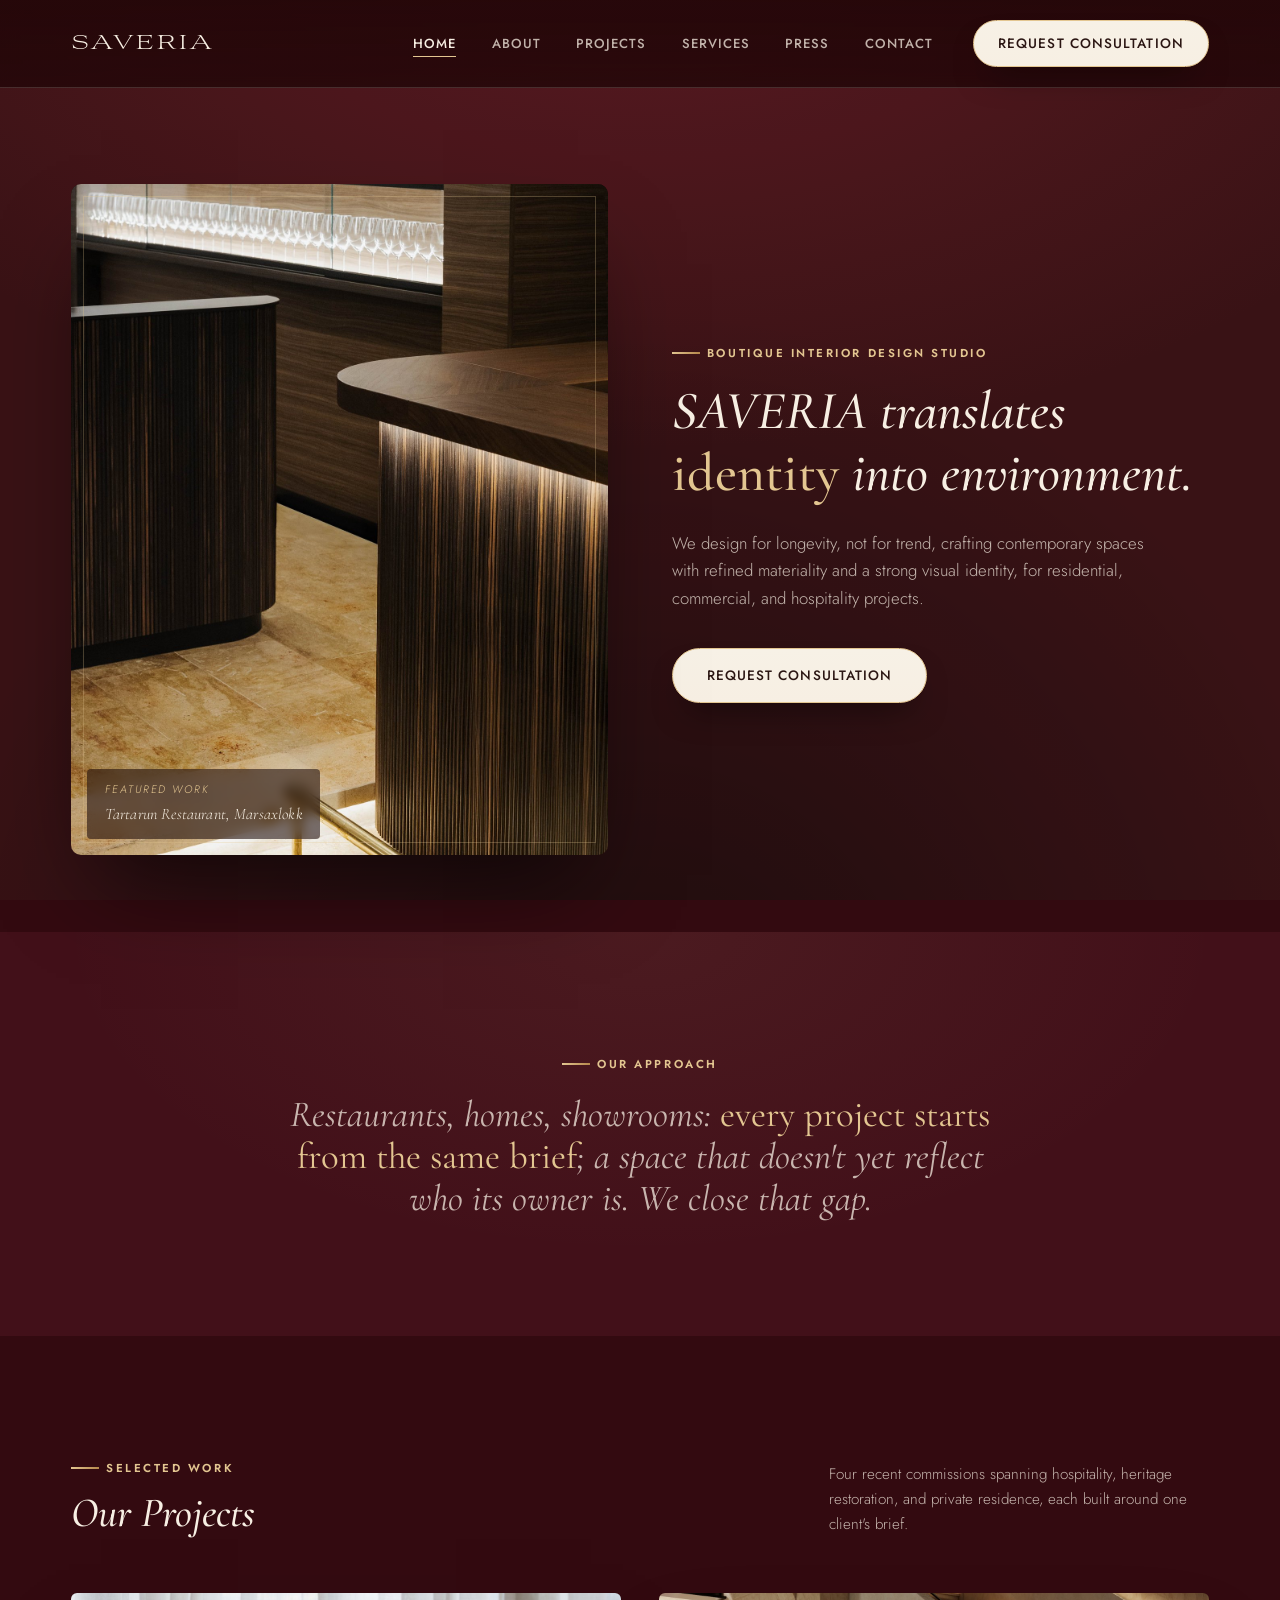
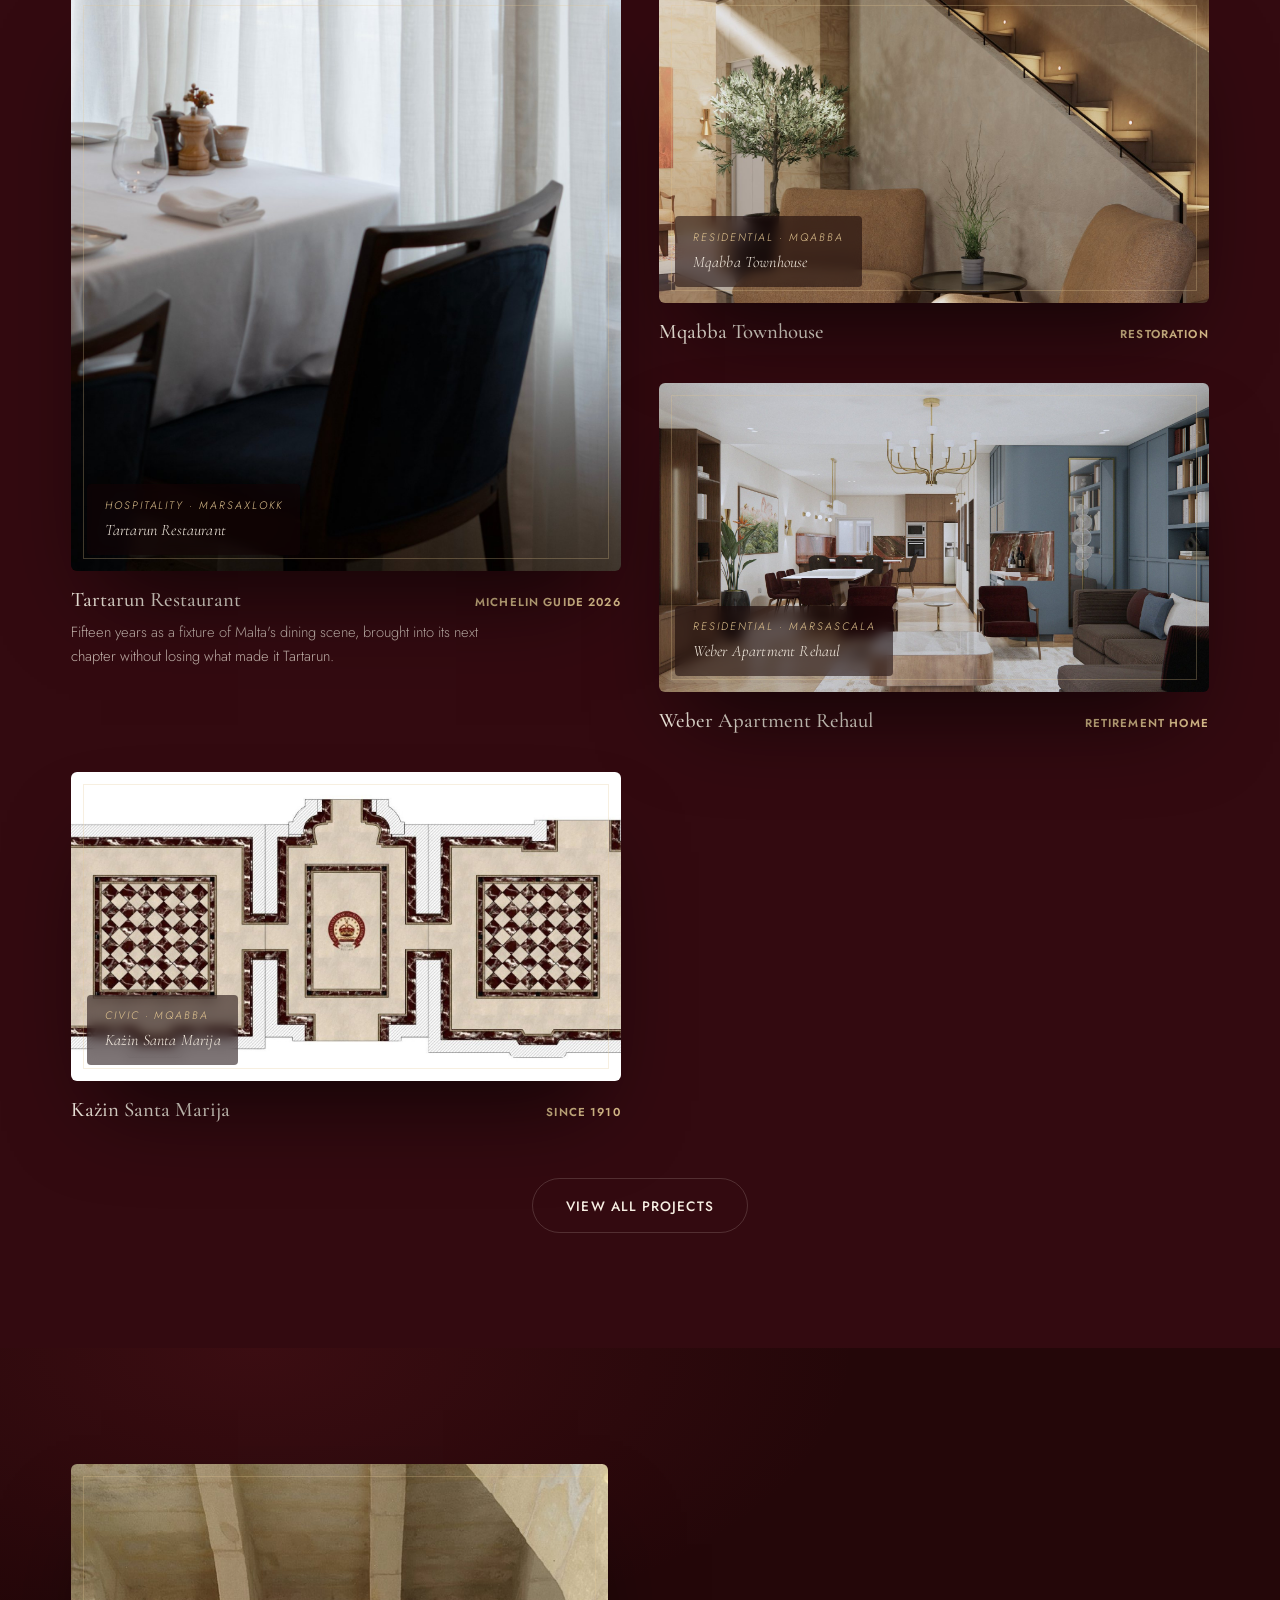
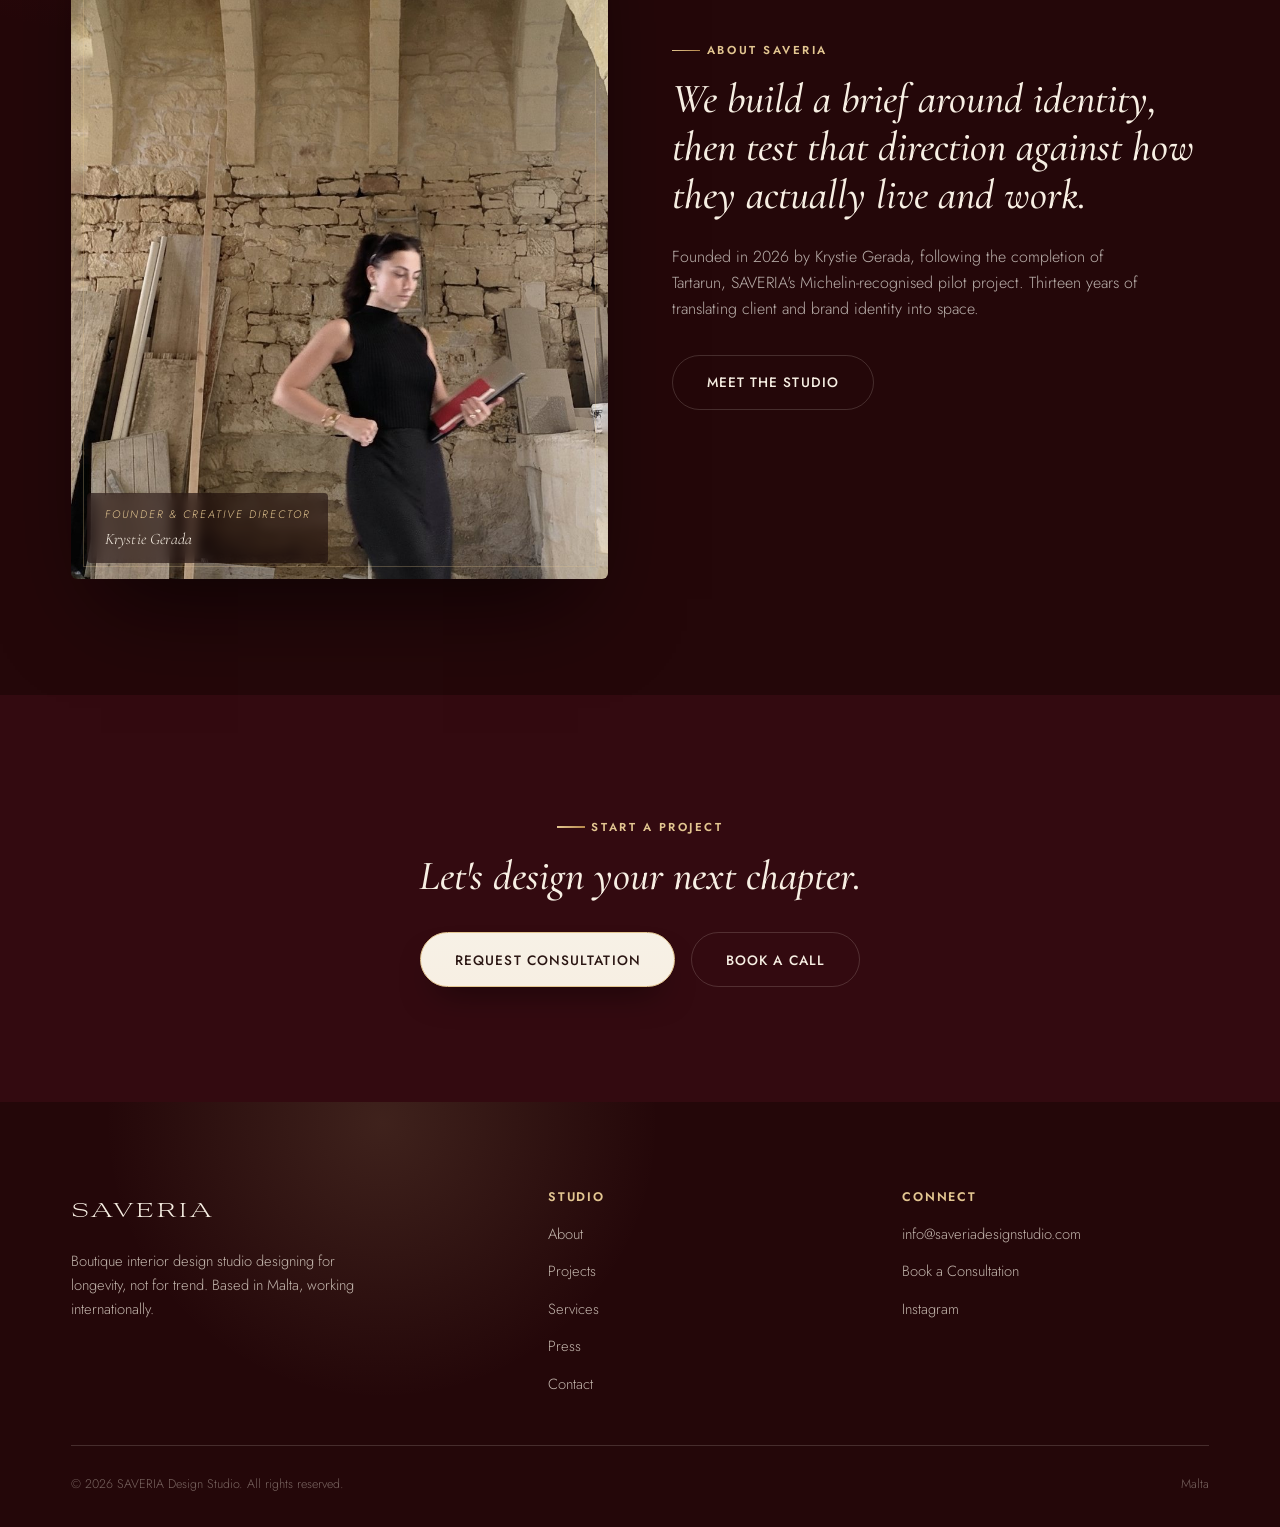
<file: index.html>
<!DOCTYPE html>
<html lang="en">
<head>
<meta charset="UTF-8" />
<meta name="viewport" content="width=device-width, initial-scale=1.0" />
<title>SAVERIA · Boutique Interior Design Studio</title>
<meta name="description" content="SAVERIA is a Malta-based interior design studio translating identity into environment, for residential, commercial, and hospitality spaces." />
<link rel="preconnect" href="https://fonts.googleapis.com">
<link rel="preconnect" href="https://fonts.gstatic.com" crossorigin>
<link href="https://fonts.googleapis.com/css2?family=Cormorant+Garamond:ital,wght@0,400;0,500;0,600;1,400;1,500;1,600&family=Jost:ital,wght@0,300;0,400;0,500;0,600;1,300;1,400&family=Prata&display=swap" rel="stylesheet">
<link rel="stylesheet" href="css/styles.css" />
</head>
<body>

<header class="site-header">
  <div class="site-header__inner">
    <a href="index.html" class="logo">SAVERIA</a>
    <nav class="nav">
      <ul class="nav__links">
        <li><a href="index.html" class="is-active">Home</a></li>
        <li><a href="about.html">About</a></li>
        <li><a href="projects.html">Projects</a></li>
        <li><a href="services.html">Services</a></li>
        <li><a href="press.html">Press</a></li>
        <li><a href="contact.html">Contact</a></li>
      </ul>
      <a href="https://calendly.com/saveriadesignstudio-info/30min" class="btn btn--primary" style="padding:0.7rem 1.5rem;">Request Consultation</a>
      <button class="nav-toggle" aria-label="Open menu">
        <span></span><span></span><span></span>
      </button>
    </nav>
  </div>
</header>

<div class="nav-drawer">
  <div class="nav-drawer__top">
    <span class="logo">SAVERIA</span>
    <button class="nav-drawer__close" aria-label="Close menu">&times;</button>
  </div>
  <ul>
    <li><a href="index.html">Home</a></li>
    <li><a href="about.html">About</a></li>
    <li><a href="projects.html">Projects</a></li>
    <li><a href="services.html">Services</a></li>
    <li><a href="press.html">Press</a></li>
    <li><a href="contact.html">Contact</a></li>
  </ul>
  <a href="https://calendly.com/saveriadesignstudio-info/30min" class="btn btn--primary">Request Consultation</a>
</div>

<main>

  <!-- Hero -->
  <section class="hero">
    <div class="container hero__grid">
      <div class="hero__media">
        <div class="ph ph--hero ph--photo">
          <img src="images/hero/hero-bar-detail.jpg" alt="Fluted walnut bar detail with brass rail, Tartarun Restaurant" />
          <div class="ph__label"><span>Featured Work</span>Tartarun Restaurant, Marsaxlokk</div>
        </div>
      </div>
      <div class="hero__copy">
        <span class="eyebrow">Boutique Interior Design Studio</span>
        <h1>SAVERIA translates <em>identity</em> into environment.</h1>
        <p class="hero__lede">We design for longevity, not for trend, crafting contemporary spaces with refined materiality and a strong visual identity, for residential, commercial, and hospitality projects.</p>
        <a href="https://calendly.com/saveriadesignstudio-info/30min" class="btn btn--primary">Request Consultation</a>
      </div>
    </div>
  </section>

  <!-- Statement -->
  <section class="section section--tint">
    <div class="container statement">
      <span class="eyebrow" style="justify-content:center;">Our Approach</span>
      <h2 style="margin-top:1.25rem;">Restaurants, homes, showrooms: <em>every project starts from the same brief</em>; a space that doesn't yet reflect who its owner is. We close that gap.</h2>
    </div>
  </section>

  <!-- Featured projects -->
  <section class="section">
    <div class="container">
      <div class="split-heading">
        <div>
          <span class="eyebrow">Selected Work</span>
          <h2>Our Projects</h2>
        </div>
        <p>Four recent commissions spanning hospitality, heritage restoration, and private residence, each built around one client's brief.</p>
      </div>

      <div class="project-grid project-grid--home">
        <a href="project-tartarun.html" class="project-card">
          <div class="ph ph--square ph--photo project-card__media">
            <img src="images/tartarun/02-dining.jpg" alt="Tartarun Restaurant dining room detail" />
            <div class="ph__label"><span>Hospitality · Marsaxlokk</span>Tartarun Restaurant</div>
          </div>
          <div class="project-card__meta">
            <h3>Tartarun Restaurant</h3>
            <span class="project-card__tag">Michelin Guide 2026</span>
          </div>
          <p class="project-card__excerpt">Fifteen years as a fixture of Malta's dining scene, brought into its next chapter without losing what made it Tartarun.</p>
        </a>

        <a href="project-mqabba-townhouse.html" class="project-card">
          <div class="ph ph--wide ph--photo project-card__media">
            <img src="images/mqabba-townhouse/01-staircase.jpg" alt="Mqabba Townhouse staircase and seating nook" />
            <div class="ph__label"><span>Residential · Mqabba</span>Mqabba Townhouse</div>
          </div>
          <div class="project-card__meta">
            <h3>Mqabba Townhouse</h3>
            <span class="project-card__tag">Restoration</span>
          </div>
        </a>

        <a href="project-weber-apartment.html" class="project-card">
          <div class="ph ph--wide ph--photo project-card__media">
            <img src="images/weber-apartment/06-open-plan.jpg" alt="Weber Apartment open-plan living, dining, and kitchen" />
            <div class="ph__label"><span>Residential · Marsascala</span>Weber Apartment Rehaul</div>
          </div>
          <div class="project-card__meta">
            <h3>Weber Apartment Rehaul</h3>
            <span class="project-card__tag">Retirement Home</span>
          </div>
        </a>

        <a href="project-kazin-santa-marija.html" class="project-card">
          <div class="ph ph--wide ph--photo project-card__media">
            <img src="images/kazin-santa-marija/00-plan.jpg" alt="Każin Santa Marija marble floor plan drawing" />
            <div class="ph__label"><span>Civic · Mqabba</span>Każin Santa Marija</div>
          </div>
          <div class="project-card__meta">
            <h3>Każin Santa Marija</h3>
            <span class="project-card__tag">Since 1910</span>
          </div>
        </a>
      </div>

      <div style="text-align:center; margin-top:3.5rem;">
        <a href="projects.html" class="btn">View All Projects</a>
      </div>
    </div>
  </section>

  <!-- About teaser -->
  <section class="section section--dark">
    <div class="container two-col">
      <div class="ph ph--tall ph--photo">
        <img src="images/about/02-portrait.jpg" alt="Krystie Gerada, Founder and Creative Director of SAVERIA" style="object-position: top center;" />
        <div class="ph__label"><span>Founder & Creative Director</span>Krystie Gerada</div>
      </div>
      <div>
        <span class="eyebrow">About Saveria</span>
        <h2 style="margin-top:1rem; font-size:clamp(1.8rem, 3.4vw, 2.6rem);">We build a brief around identity, then test that direction against how they actually live and work.</h2>
        <p style="margin-top:1.5rem; color:rgba(250,246,239,0.7); max-width:480px;">Founded in 2026 by Krystie Gerada, following the completion of Tartarun, SAVERIA's Michelin-recognised pilot project. Thirteen years of translating client and brand identity into space.</p>
        <a href="about.html" class="btn btn--on-dark" style="margin-top:2rem;">Meet the Studio</a>
      </div>
    </div>
  </section>

  <!-- CTA -->
  <section class="section" style="text-align:center;">
    <div class="container">
      <span class="eyebrow" style="justify-content:center;">Start a Project</span>
      <h2 style="margin-top:1rem; font-size:clamp(1.8rem, 3.4vw, 2.6rem);">Let's design your next chapter.</h2>
      <div style="margin-top:2rem; display:flex; gap:1rem; justify-content:center; flex-wrap:wrap;">
        <a href="https://calendly.com/saveriadesignstudio-info/30min" class="btn btn--primary">Request Consultation</a>
        <a href="https://calendly.com/saveriadesignstudio-info/30min" class="btn">Book a Call</a>
      </div>
    </div>
  </section>

</main>

<footer class="site-footer">
  <div class="container">
    <div class="footer-grid">
      <div>
        <span class="logo">SAVERIA</span>
        <p class="footer-tagline">Boutique interior design studio designing for longevity, not for trend. Based in Malta, working internationally.</p>
      </div>
      <div class="footer-col">
        <h4>Studio</h4>
        <ul>
          <li><a href="about.html">About</a></li>
          <li><a href="projects.html">Projects</a></li>
          <li><a href="services.html">Services</a></li>
          <li><a href="press.html">Press</a></li>
          <li><a href="contact.html">Contact</a></li>
        </ul>
      </div>
      <div class="footer-col">
        <h4>Connect</h4>
        <ul>
          <li><a href="mailto:info@saveriadesignstudio.com">info@saveriadesignstudio.com</a></li>
          <li><a href="https://calendly.com/saveriadesignstudio-info/30min">Book a Consultation</a></li>
          <li><a href="https://www.instagram.com/saveriadesignstudio/" target="_blank" rel="noopener">Instagram</a></li>
        </ul>
      </div>
    </div>
    <div class="footer-bottom">
      <span>&copy; 2026 SAVERIA Design Studio. All rights reserved.</span>
      <span>Malta</span>
    </div>
  </div>
</footer>

<script src="js/main.js"></script>
</body>
</html>
</file>
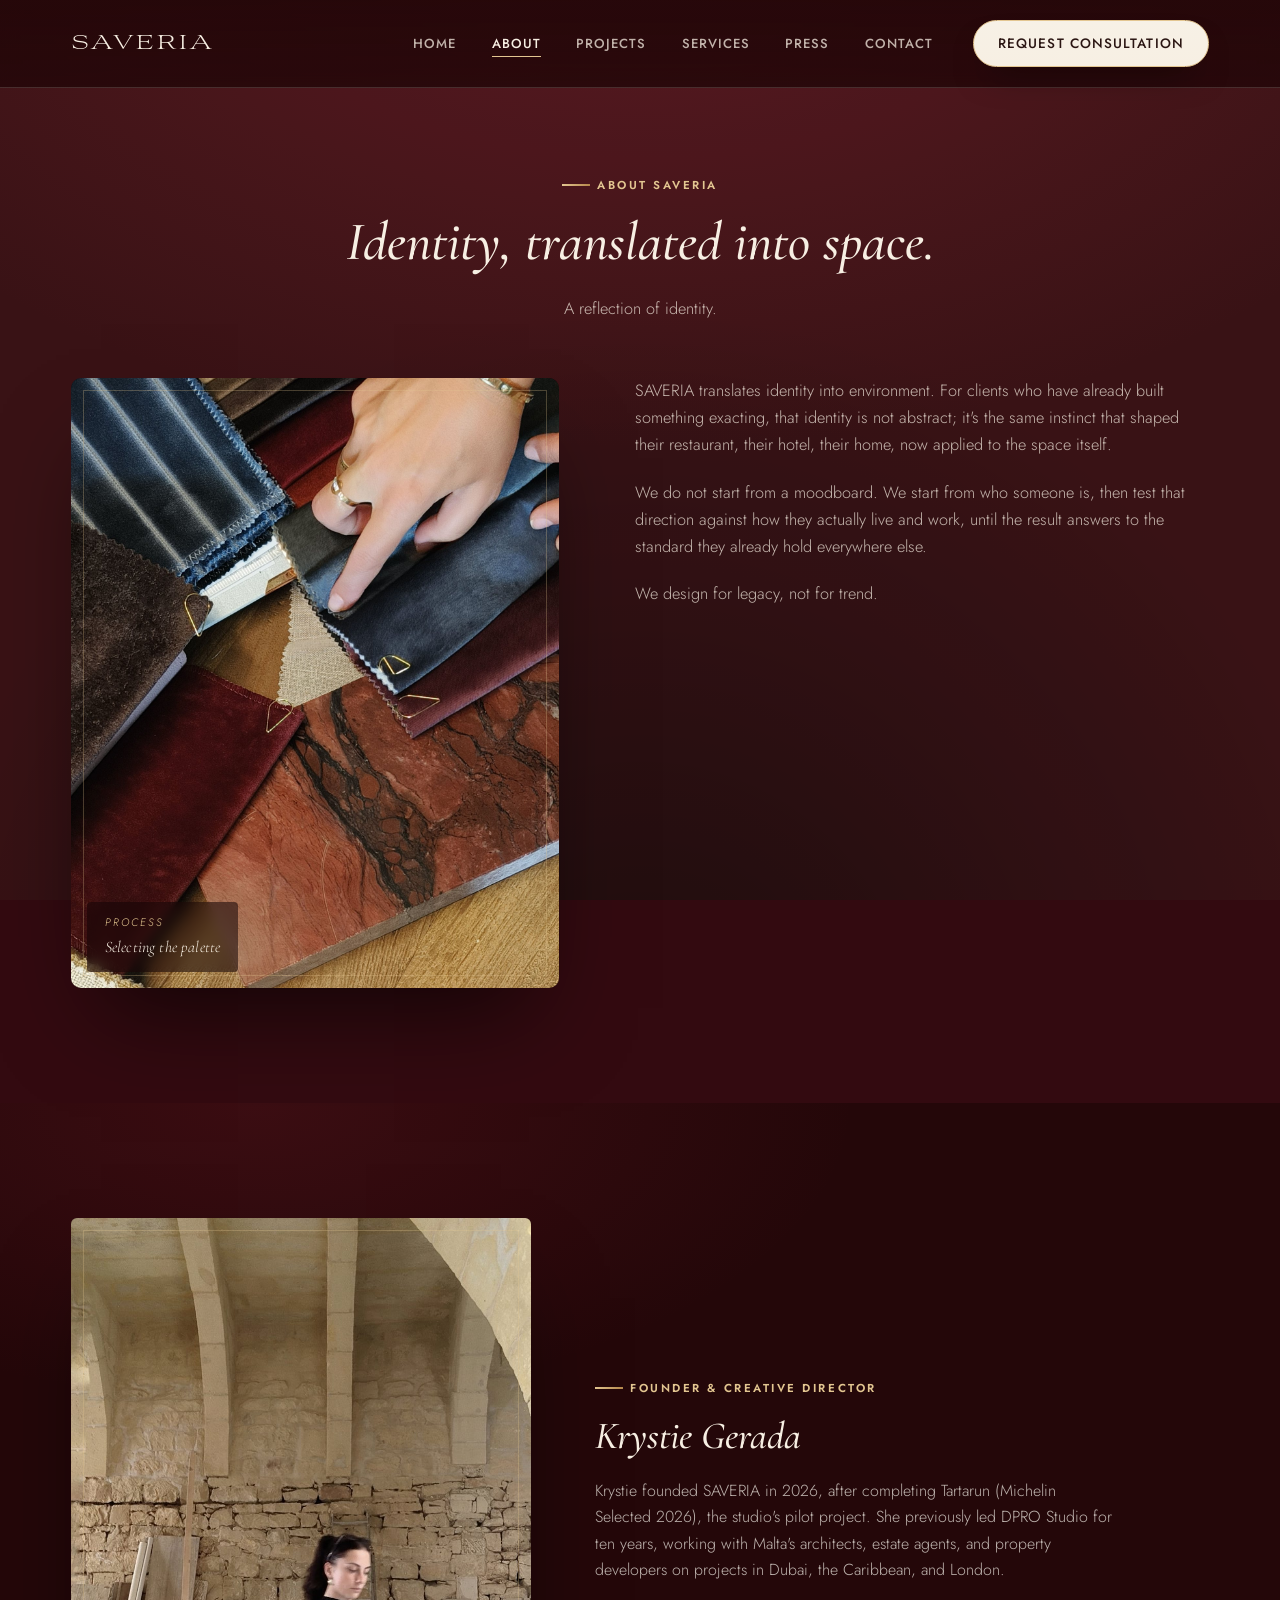
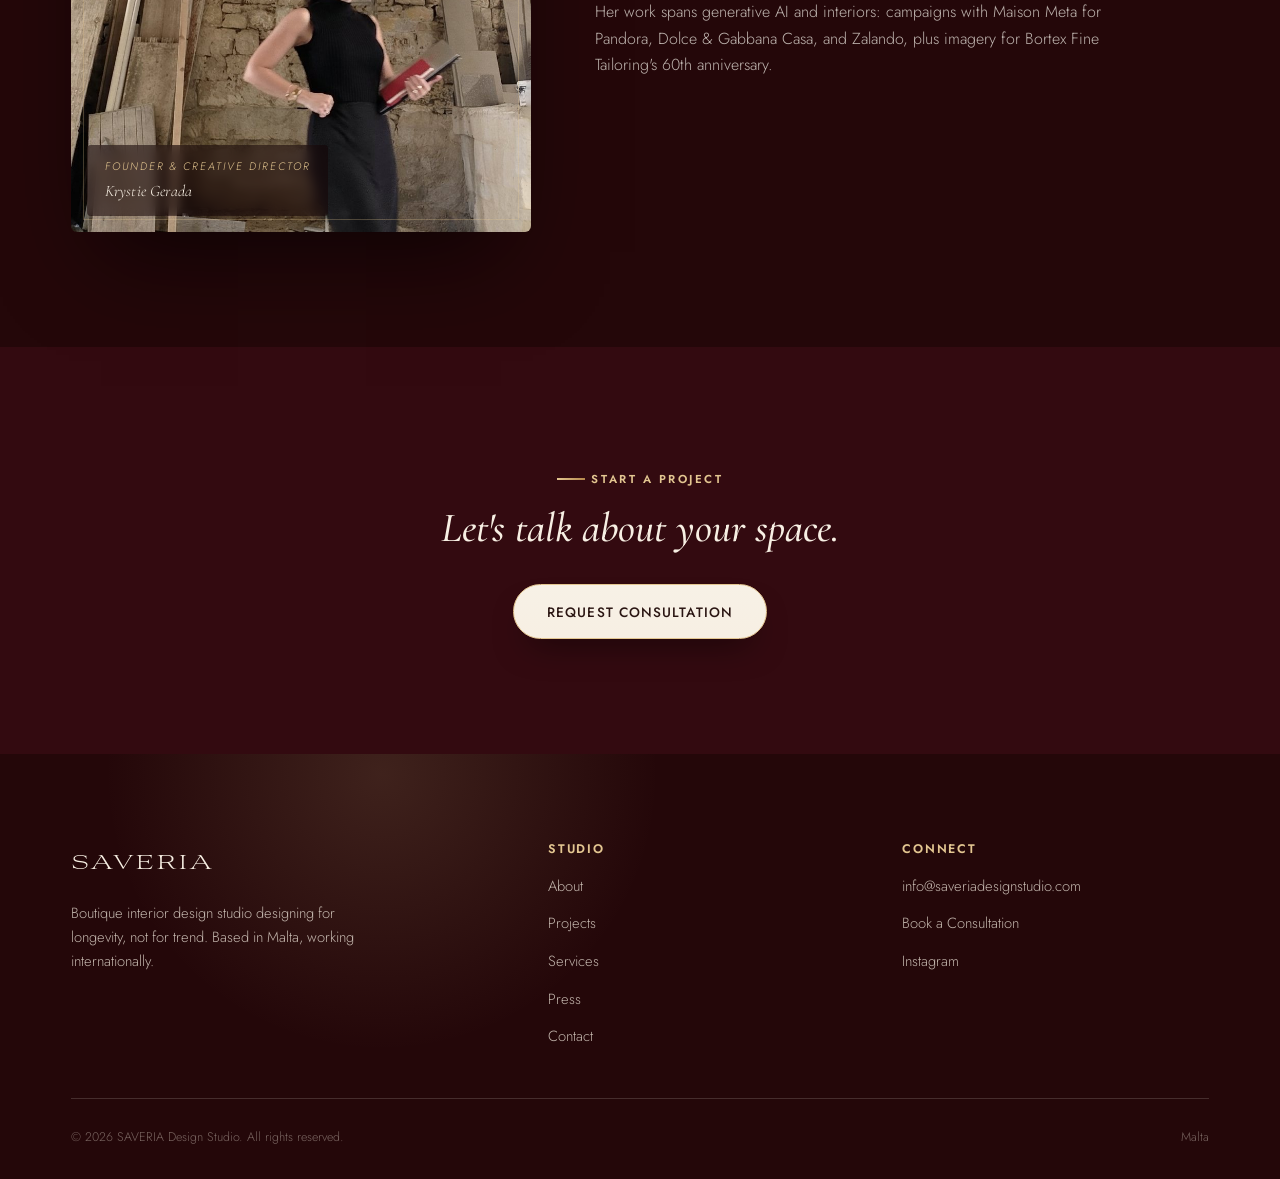
<file: about.html>
<!DOCTYPE html>
<html lang="en">
<head>
<meta charset="UTF-8" />
<meta name="viewport" content="width=device-width, initial-scale=1.0" />
<title>About · SAVERIA</title>
<meta name="description" content="SAVERIA was founded by Krystie Gerada in 2026. Learn about the studio's philosophy and its founder's thirteen years translating identity into space." />
<link rel="preconnect" href="https://fonts.googleapis.com">
<link rel="preconnect" href="https://fonts.gstatic.com" crossorigin>
<link href="https://fonts.googleapis.com/css2?family=Cormorant+Garamond:ital,wght@0,400;0,500;0,600;1,400;1,500;1,600&family=Jost:ital,wght@0,300;0,400;0,500;0,600;1,300;1,400&family=Prata&display=swap" rel="stylesheet">
<link rel="stylesheet" href="css/styles.css" />
</head>
<body>

<header class="site-header">
  <div class="site-header__inner">
    <a href="index.html" class="logo">SAVERIA</a>
    <nav class="nav">
      <ul class="nav__links">
        <li><a href="index.html">Home</a></li>
        <li><a href="about.html" class="is-active">About</a></li>
        <li><a href="projects.html">Projects</a></li>
        <li><a href="services.html">Services</a></li>
        <li><a href="press.html">Press</a></li>
        <li><a href="contact.html">Contact</a></li>
      </ul>
      <a href="https://calendly.com/saveriadesignstudio-info/30min" class="btn btn--primary" style="padding:0.7rem 1.5rem;">Request Consultation</a>
      <button class="nav-toggle" aria-label="Open menu">
        <span></span><span></span><span></span>
      </button>
    </nav>
  </div>
</header>

<div class="nav-drawer">
  <div class="nav-drawer__top">
    <span class="logo">SAVERIA</span>
    <button class="nav-drawer__close" aria-label="Close menu">&times;</button>
  </div>
  <ul>
    <li><a href="index.html">Home</a></li>
    <li><a href="about.html">About</a></li>
    <li><a href="projects.html">Projects</a></li>
    <li><a href="services.html">Services</a></li>
    <li><a href="press.html">Press</a></li>
    <li><a href="contact.html">Contact</a></li>
  </ul>
  <a href="https://calendly.com/saveriadesignstudio-info/30min" class="btn btn--primary">Request Consultation</a>
</div>

<main>

  <div class="page-header container">
    <span class="eyebrow" style="justify-content:center;">About Saveria</span>
    <h1>Identity, translated into space.</h1>
    <p class="page-header__lede">A reflection of identity.</p>
  </div>

  <section class="section" style="padding-top:0;">
    <div class="container about-grid">
      <div class="ph ph--portrait ph--photo">
        <img src="images/about/01-materials.jpg" alt="Selecting velvet and marble material samples for a SAVERIA project" />
        <div class="ph__label"><span>Process</span>Selecting the palette</div>
      </div>
      <div class="about-copy">
        <p>SAVERIA translates identity into environment. For clients who have already built something exacting, that identity is not abstract; it's the same instinct that shaped their restaurant, their hotel, their home, now applied to the space itself.</p>
        <p>We do not start from a moodboard. We start from who someone is, then test that direction against how they actually live and work, until the result answers to the standard they already hold everywhere else.</p>
        <p>We design for legacy, not for trend.</p>
      </div>
    </div>
  </section>

  <section class="section section--dark">
    <div class="container founder-block">
      <div class="ph ph--tall ph--photo">
        <img src="images/about/02-portrait.jpg" alt="Krystie Gerada, Founder and Creative Director of SAVERIA" style="object-position: top center;" />
        <div class="ph__label"><span>Founder & Creative Director</span>Krystie Gerada</div>
      </div>
      <div>
        <span class="eyebrow">Founder &amp; Creative Director</span>
        <h2 style="margin-top:1rem; font-size:clamp(1.8rem, 3.4vw, 2.4rem);">Krystie Gerada</h2>
        <p style="margin-top:1.25rem; color:rgba(250,246,239,0.72); max-width:520px;">Krystie founded SAVERIA in 2026, after completing Tartarun (Michelin Selected 2026), the studio's pilot project. She previously led DPRO Studio for ten years, working with Malta's architects, estate agents, and property developers on projects in Dubai, the Caribbean, and London.</p>
        <p style="margin-top:1rem; color:rgba(250,246,239,0.72); max-width:520px;">Her work spans generative AI and interiors: campaigns with Maison Meta for Pandora, Dolce &amp; Gabbana Casa, and Zalando, plus imagery for Bortex Fine Tailoring's 60th anniversary.</p>
      </div>
    </div>
  </section>

  <section class="section" style="text-align:center;">
    <div class="container">
      <span class="eyebrow" style="justify-content:center;">Start a Project</span>
      <h2 style="margin-top:1rem; font-size:clamp(1.8rem, 3.4vw, 2.6rem);">Let's talk about your space.</h2>
      <div style="margin-top:2rem;">
        <a href="https://calendly.com/saveriadesignstudio-info/30min" class="btn btn--primary">Request Consultation</a>
      </div>
    </div>
  </section>

</main>

<footer class="site-footer">
  <div class="container">
    <div class="footer-grid">
      <div>
        <span class="logo">SAVERIA</span>
        <p class="footer-tagline">Boutique interior design studio designing for longevity, not for trend. Based in Malta, working internationally.</p>
      </div>
      <div class="footer-col">
        <h4>Studio</h4>
        <ul>
          <li><a href="about.html">About</a></li>
          <li><a href="projects.html">Projects</a></li>
          <li><a href="services.html">Services</a></li>
          <li><a href="press.html">Press</a></li>
          <li><a href="contact.html">Contact</a></li>
        </ul>
      </div>
      <div class="footer-col">
        <h4>Connect</h4>
        <ul>
          <li><a href="mailto:info@saveriadesignstudio.com">info@saveriadesignstudio.com</a></li>
          <li><a href="https://calendly.com/saveriadesignstudio-info/30min">Book a Consultation</a></li>
          <li><a href="https://www.instagram.com/saveriadesignstudio/" target="_blank" rel="noopener">Instagram</a></li>
        </ul>
      </div>
    </div>
    <div class="footer-bottom">
      <span>&copy; 2026 SAVERIA Design Studio. All rights reserved.</span>
      <span>Malta</span>
    </div>
  </div>
</footer>

<script src="js/main.js"></script>
</body>
</html>
</file>
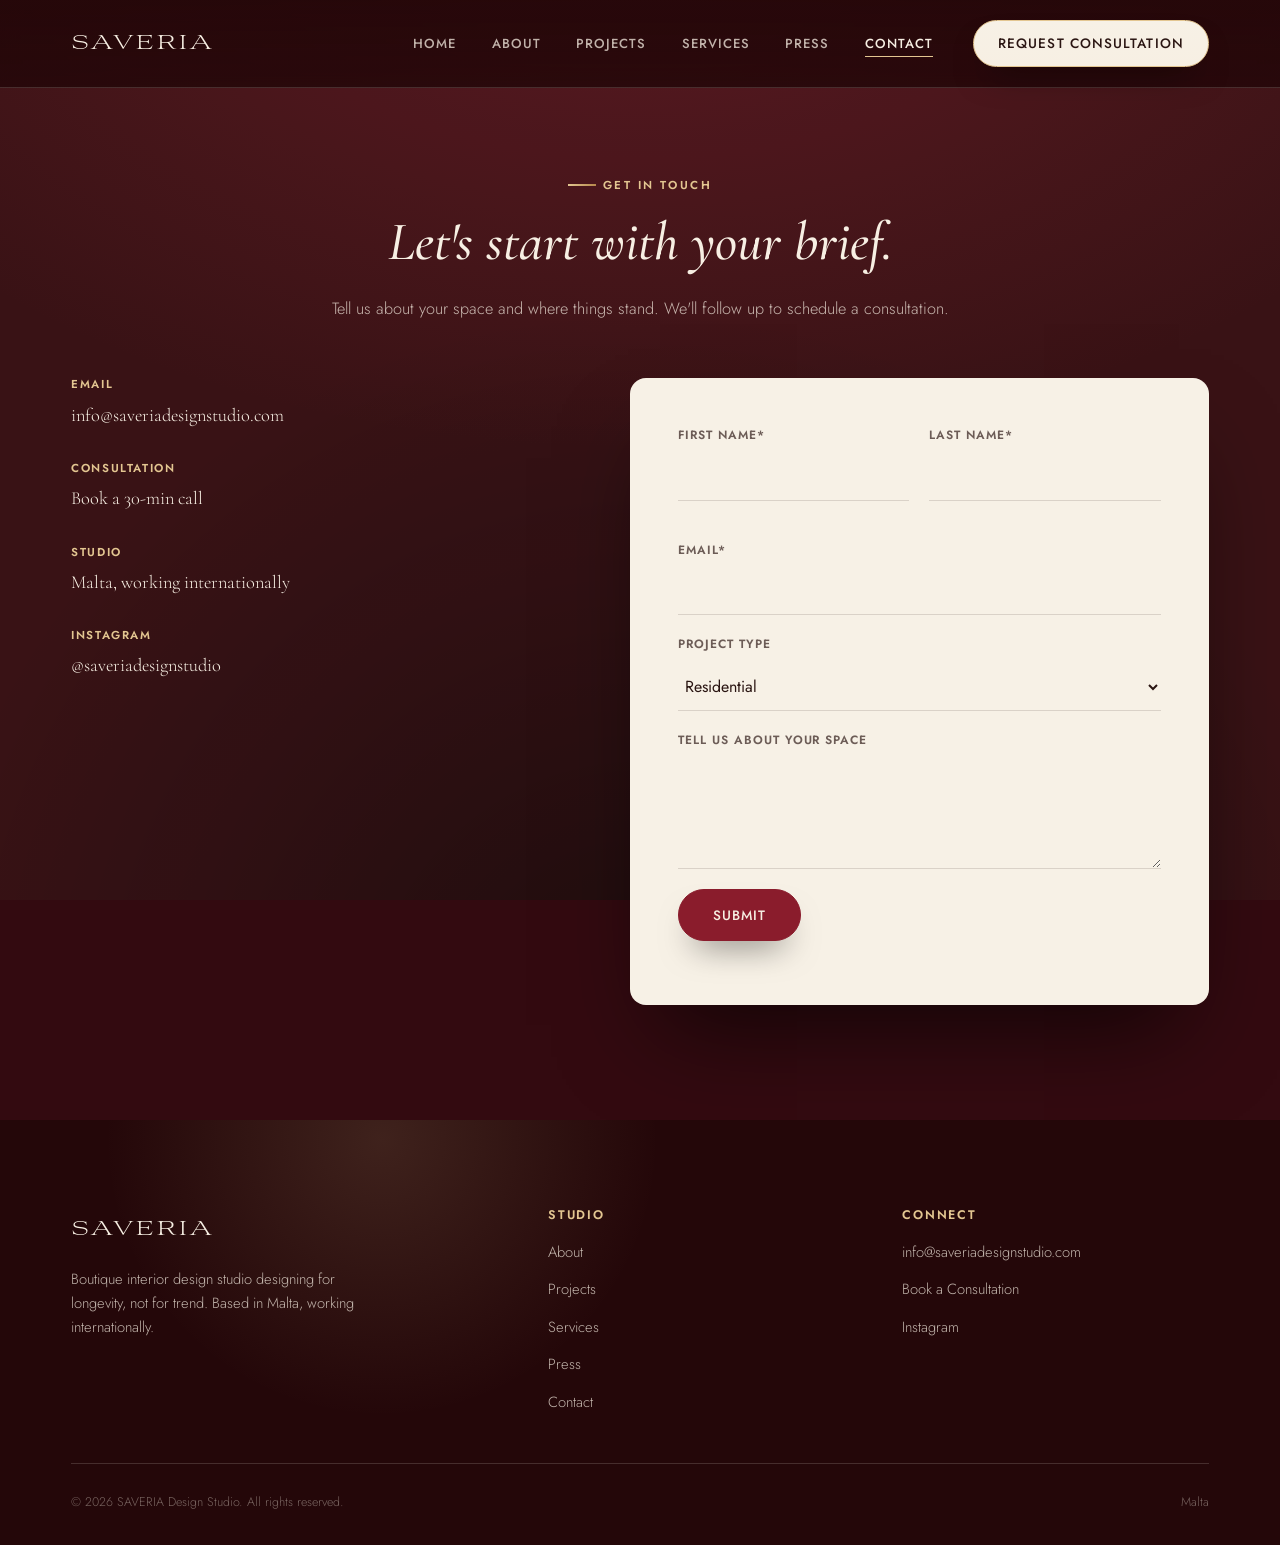
<file: contact.html>
<!DOCTYPE html>
<html lang="en">
<head>
<meta charset="UTF-8" />
<meta name="viewport" content="width=device-width, initial-scale=1.0" />
<title>Contact · SAVERIA</title>
<meta name="description" content="Get in touch with SAVERIA to request a consultation for your residential, commercial, or hospitality project." />
<link rel="preconnect" href="https://fonts.googleapis.com">
<link rel="preconnect" href="https://fonts.gstatic.com" crossorigin>
<link href="https://fonts.googleapis.com/css2?family=Cormorant+Garamond:ital,wght@0,400;0,500;0,600;1,400;1,500;1,600&family=Jost:ital,wght@0,300;0,400;0,500;0,600;1,300;1,400&family=Prata&display=swap" rel="stylesheet">
<link rel="stylesheet" href="css/styles.css" />
</head>
<body>

<header class="site-header">
  <div class="site-header__inner">
    <a href="index.html" class="logo">SAVERIA</a>
    <nav class="nav">
      <ul class="nav__links">
        <li><a href="index.html">Home</a></li>
        <li><a href="about.html">About</a></li>
        <li><a href="projects.html">Projects</a></li>
        <li><a href="services.html">Services</a></li>
        <li><a href="press.html">Press</a></li>
        <li><a href="contact.html" class="is-active">Contact</a></li>
      </ul>
      <a href="https://calendly.com/saveriadesignstudio-info/30min" class="btn btn--primary" style="padding:0.7rem 1.5rem;">Request Consultation</a>
      <button class="nav-toggle" aria-label="Open menu">
        <span></span><span></span><span></span>
      </button>
    </nav>
  </div>
</header>

<div class="nav-drawer">
  <div class="nav-drawer__top">
    <span class="logo">SAVERIA</span>
    <button class="nav-drawer__close" aria-label="Close menu">&times;</button>
  </div>
  <ul>
    <li><a href="index.html">Home</a></li>
    <li><a href="about.html">About</a></li>
    <li><a href="projects.html">Projects</a></li>
    <li><a href="services.html">Services</a></li>
    <li><a href="press.html">Press</a></li>
    <li><a href="contact.html">Contact</a></li>
  </ul>
  <a href="https://calendly.com/saveriadesignstudio-info/30min" class="btn btn--primary">Request Consultation</a>
</div>

<main>

  <div class="page-header container">
    <span class="eyebrow" style="justify-content:center;">Get In Touch</span>
    <h1>Let's start with your brief.</h1>
    <p class="page-header__lede">Tell us about your space and where things stand. We'll follow up to schedule a consultation.</p>
  </div>

  <section class="section" style="padding-top:0;">
    <div class="container contact-grid">

      <div class="contact-info">
        <div class="contact-block">
          <h4>Email</h4>
          <a class="contact-value" href="mailto:info@saveriadesignstudio.com">info@saveriadesignstudio.com</a>
        </div>
        <div class="contact-block">
          <h4>Consultation</h4>
          <a class="contact-value" href="https://calendly.com/saveriadesignstudio-info/30min">Book a 30-min call</a>
        </div>
        <div class="contact-block">
          <h4>Studio</h4>
          <p class="contact-value">Malta, working internationally</p>
        </div>
        <div class="contact-block">
          <h4>Instagram</h4>
          <a class="contact-value" href="https://www.instagram.com/saveriadesignstudio/" target="_blank" rel="noopener">@saveriadesignstudio</a>
        </div>
      </div>

      <div class="paper-card">
        <form id="contact-form" action="https://formspree.io/f/xqpakbed" method="POST">
          <div class="form-row">
            <div class="field">
              <label for="first-name">First name*</label>
              <input type="text" id="first-name" name="first-name" required />
            </div>
            <div class="field">
              <label for="last-name">Last name*</label>
              <input type="text" id="last-name" name="last-name" required />
            </div>
          </div>
          <div class="field">
            <label for="email">Email*</label>
            <input type="email" id="email" name="email" required />
          </div>
          <div class="field">
            <label for="project-type">Project type</label>
            <select id="project-type" name="project-type">
              <option value="residential">Residential</option>
              <option value="hospitality">Hospitality</option>
              <option value="commercial">Commercial</option>
              <option value="other">Other</option>
            </select>
          </div>
          <div class="field">
            <label for="message">Tell us about your space</label>
            <textarea id="message" name="message"></textarea>
          </div>
          <input type="hidden" name="_subject" value="New consultation request: SAVERIA website" />
          <input type="text" name="_gotcha" style="display:none" tabindex="-1" autocomplete="off" />
          <button type="submit" class="btn btn--primary">Submit</button>
          <p class="form-note" id="form-status"></p>
        </form>
      </div>

    </div>
  </section>

</main>

<footer class="site-footer">
  <div class="container">
    <div class="footer-grid">
      <div>
        <span class="logo">SAVERIA</span>
        <p class="footer-tagline">Boutique interior design studio designing for longevity, not for trend. Based in Malta, working internationally.</p>
      </div>
      <div class="footer-col">
        <h4>Studio</h4>
        <ul>
          <li><a href="about.html">About</a></li>
          <li><a href="projects.html">Projects</a></li>
          <li><a href="services.html">Services</a></li>
          <li><a href="press.html">Press</a></li>
          <li><a href="contact.html">Contact</a></li>
        </ul>
      </div>
      <div class="footer-col">
        <h4>Connect</h4>
        <ul>
          <li><a href="mailto:info@saveriadesignstudio.com">info@saveriadesignstudio.com</a></li>
          <li><a href="https://calendly.com/saveriadesignstudio-info/30min">Book a Consultation</a></li>
          <li><a href="https://www.instagram.com/saveriadesignstudio/" target="_blank" rel="noopener">Instagram</a></li>
        </ul>
      </div>
    </div>
    <div class="footer-bottom">
      <span>&copy; 2026 SAVERIA Design Studio. All rights reserved.</span>
      <span>Malta</span>
    </div>
  </div>
</footer>

<script src="js/main.js"></script>
</body>
</html>
</file>
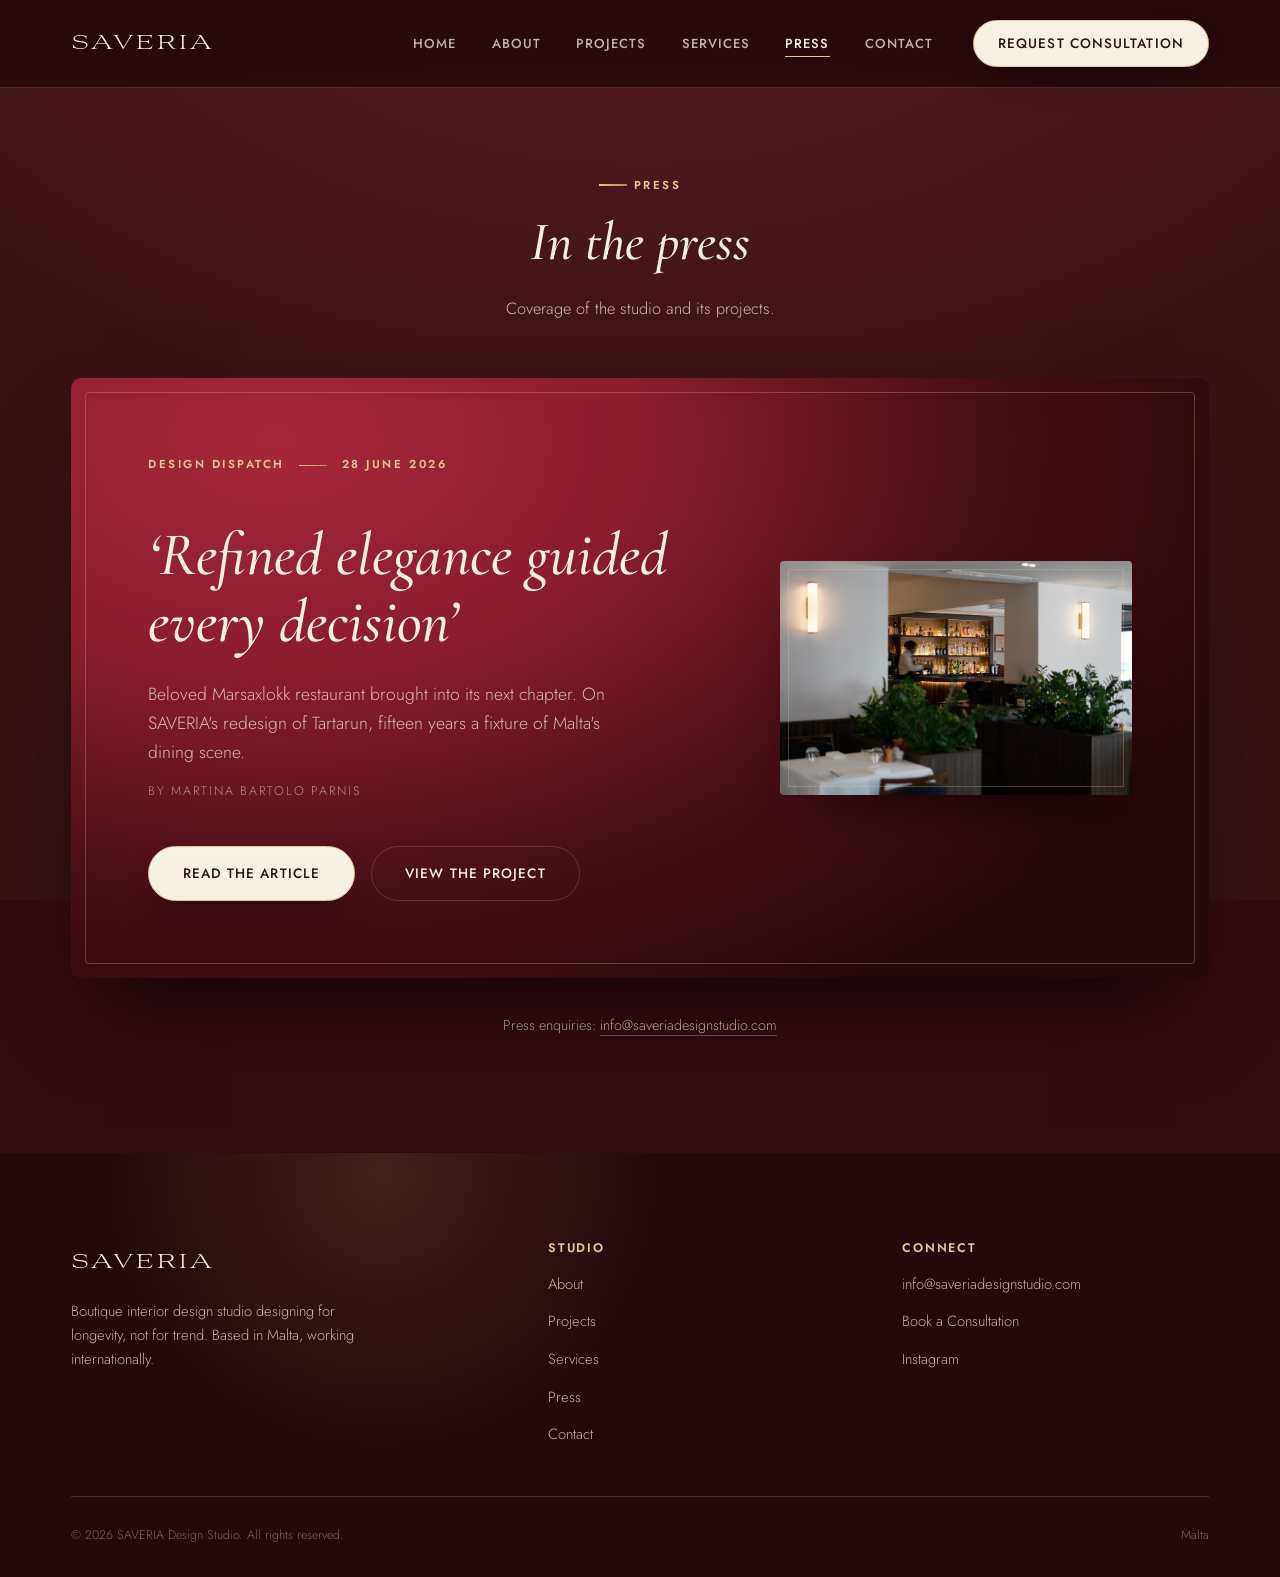
<file: press.html>
<!DOCTYPE html>
<html lang="en">
<head>
<meta charset="UTF-8" />
<meta name="viewport" content="width=device-width, initial-scale=1.0" />
<title>Press · SAVERIA</title>
<meta name="description" content="Press and features on SAVERIA Design Studio, including Design Dispatch on the Tartarun restaurant project in Marsaxlokk." />
<link rel="preconnect" href="https://fonts.googleapis.com">
<link rel="preconnect" href="https://fonts.gstatic.com" crossorigin>
<link href="https://fonts.googleapis.com/css2?family=Cormorant+Garamond:ital,wght@0,400;0,500;0,600;1,400;1,500;1,600&family=Jost:ital,wght@0,300;0,400;0,500;0,600;1,300;1,400&family=Prata&display=swap" rel="stylesheet">
<link rel="stylesheet" href="css/styles.css" />
</head>
<body>

<header class="site-header">
  <div class="site-header__inner">
    <a href="index.html" class="logo">SAVERIA</a>
    <nav class="nav">
      <ul class="nav__links">
        <li><a href="index.html">Home</a></li>
        <li><a href="about.html">About</a></li>
        <li><a href="projects.html">Projects</a></li>
        <li><a href="services.html">Services</a></li>
        <li><a href="press.html" class="is-active">Press</a></li>
        <li><a href="contact.html">Contact</a></li>
      </ul>
      <a href="https://calendly.com/saveriadesignstudio-info/30min" class="btn btn--primary" style="padding:0.7rem 1.5rem;">Request Consultation</a>
      <button class="nav-toggle" aria-label="Open menu">
        <span></span><span></span><span></span>
      </button>
    </nav>
  </div>
</header>

<div class="nav-drawer">
  <div class="nav-drawer__top">
    <span class="logo">SAVERIA</span>
    <button class="nav-drawer__close" aria-label="Close menu">&times;</button>
  </div>
  <ul>
    <li><a href="index.html">Home</a></li>
    <li><a href="about.html">About</a></li>
    <li><a href="projects.html">Projects</a></li>
    <li><a href="services.html">Services</a></li>
    <li><a href="press.html">Press</a></li>
    <li><a href="contact.html">Contact</a></li>
  </ul>
  <a href="https://calendly.com/saveriadesignstudio-info/30min" class="btn btn--primary">Request Consultation</a>
</div>

<main>

  <div class="page-header container">
    <span class="eyebrow" style="justify-content:center;">Press</span>
    <h1>In the press</h1>
    <p class="page-header__lede">Coverage of the studio and its projects.</p>
  </div>

  <section class="section" style="padding-top:0;">
    <div class="container">

      <article class="press-card">
        <div class="press-card__body">
          <div class="press-card__meta">
            <span>Design Dispatch</span>
            <span><time datetime="2026-06-28">28 June 2026</time></span>
          </div>
          <blockquote class="press-card__quote">&lsquo;Refined elegance guided every decision&rsquo;</blockquote>
          <p class="press-card__headline">Beloved Marsaxlokk restaurant brought into its next chapter. On SAVERIA's redesign of Tartarun, fifteen years a fixture of Malta's dining scene.</p>
          <p class="press-card__byline">By Martina Bartolo Parnis</p>
          <div class="press-card__actions">
            <a class="btn btn--primary" href="https://designdispatch.mt/tartarun-restaurant-by-saveria-design-studio/" target="_blank" rel="noopener">Read the article</a>
            <a class="btn btn--on-dark" href="project-tartarun.html">View the project</a>
          </div>
        </div>
        <figure class="press-card__image ph ph--natural ph--photo">
          <img src="images/press/design-dispatch-tartarun.jpg" alt="Tartarun dining room with the lit bar beyond the planters" width="1000" height="667" />
        </figure>
      </article>

      <p class="press-note">Press enquiries: <a href="mailto:info@saveriadesignstudio.com">info@saveriadesignstudio.com</a></p>

    </div>
  </section>

</main>

<footer class="site-footer">
  <div class="container">
    <div class="footer-grid">
      <div>
        <span class="logo">SAVERIA</span>
        <p class="footer-tagline">Boutique interior design studio designing for longevity, not for trend. Based in Malta, working internationally.</p>
      </div>
      <div class="footer-col">
        <h4>Studio</h4>
        <ul>
          <li><a href="about.html">About</a></li>
          <li><a href="projects.html">Projects</a></li>
          <li><a href="services.html">Services</a></li>
          <li><a href="press.html">Press</a></li>
          <li><a href="contact.html">Contact</a></li>
        </ul>
      </div>
      <div class="footer-col">
        <h4>Connect</h4>
        <ul>
          <li><a href="mailto:info@saveriadesignstudio.com">info@saveriadesignstudio.com</a></li>
          <li><a href="https://calendly.com/saveriadesignstudio-info/30min">Book a Consultation</a></li>
          <li><a href="https://www.instagram.com/saveriadesignstudio/" target="_blank" rel="noopener">Instagram</a></li>
        </ul>
      </div>
    </div>
    <div class="footer-bottom">
      <span>&copy; 2026 SAVERIA Design Studio. All rights reserved.</span>
      <span>Malta</span>
    </div>
  </div>
</footer>

<script src="js/main.js"></script>
</body>
</html>
</file>
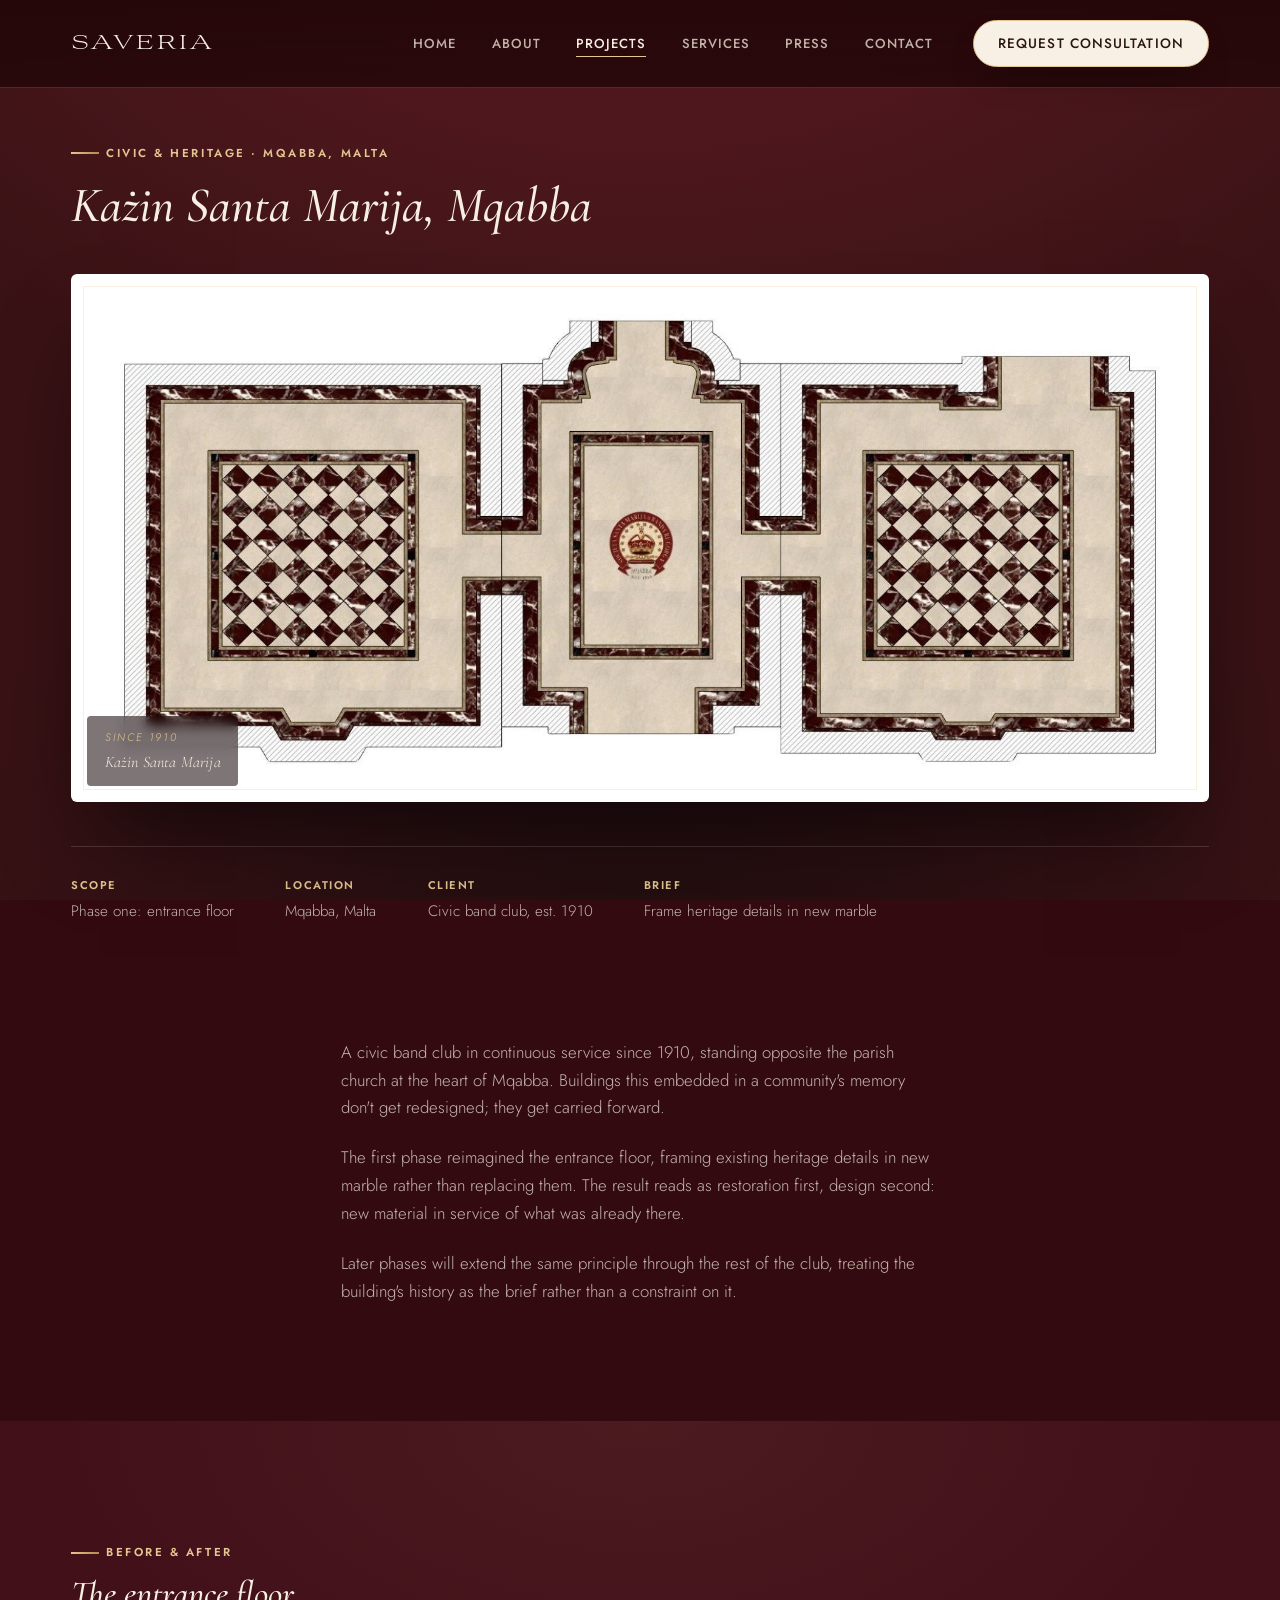
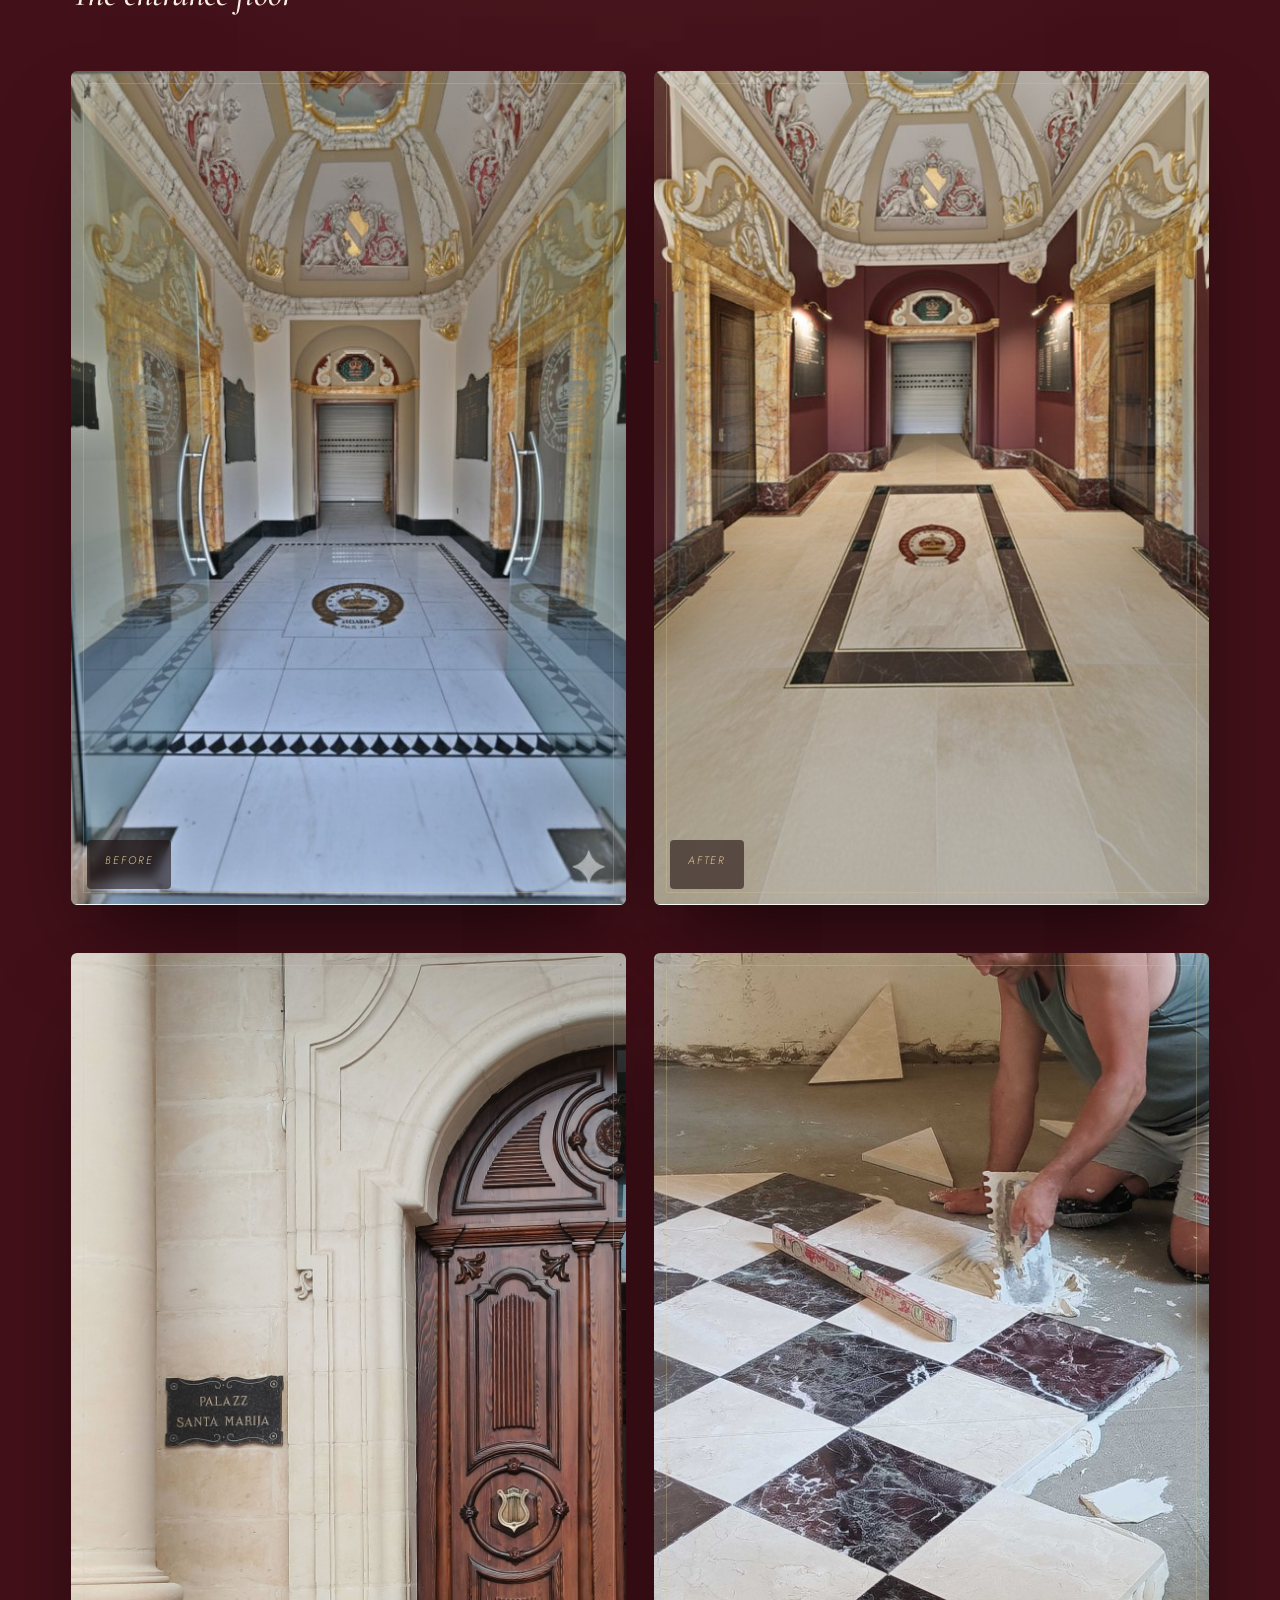
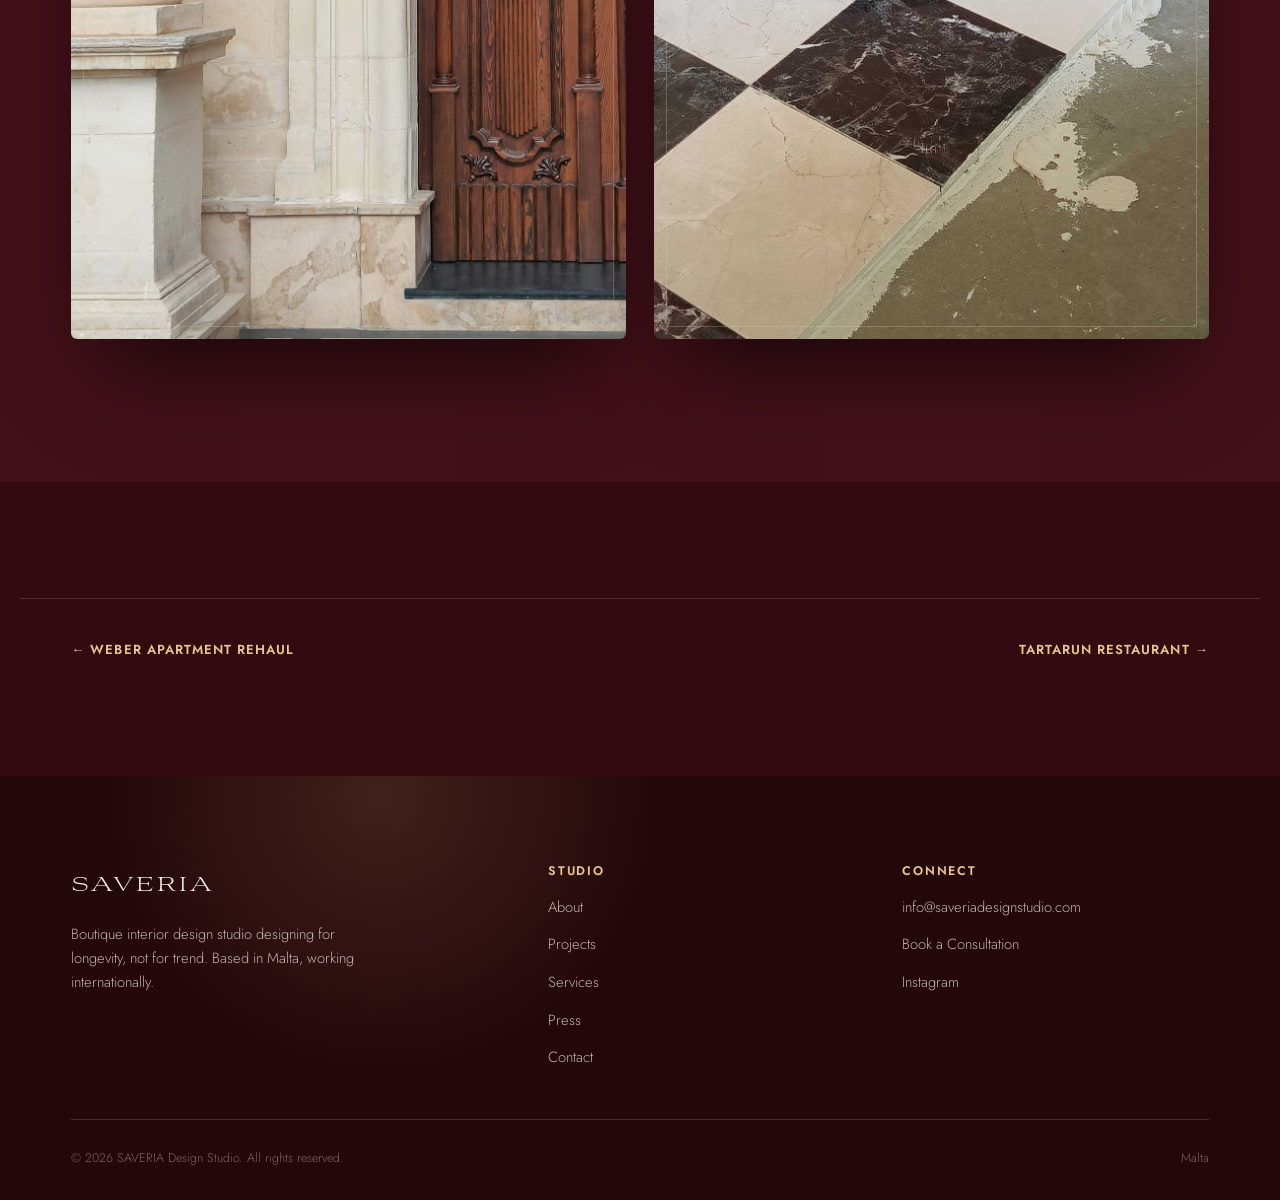
<file: project-kazin-santa-marija.html>
<!DOCTYPE html>
<html lang="en">
<head>
<meta charset="UTF-8" />
<meta name="viewport" content="width=device-width, initial-scale=1.0" />
<title>Każin Santa Marija, Mqabba · SAVERIA</title>
<meta name="description" content="A civic band club in continuous service since 1910. Phase one reimagined its entrance floor, framing heritage details in new marble." />
<link rel="preconnect" href="https://fonts.googleapis.com">
<link rel="preconnect" href="https://fonts.gstatic.com" crossorigin>
<link href="https://fonts.googleapis.com/css2?family=Cormorant+Garamond:ital,wght@0,400;0,500;0,600;1,400;1,500;1,600&family=Jost:ital,wght@0,300;0,400;0,500;0,600;1,300;1,400&family=Prata&display=swap" rel="stylesheet">
<link rel="stylesheet" href="css/styles.css" />
</head>
<body>

<header class="site-header">
  <div class="site-header__inner">
    <a href="index.html" class="logo">SAVERIA</a>
    <nav class="nav">
      <ul class="nav__links">
        <li><a href="index.html">Home</a></li>
        <li><a href="about.html">About</a></li>
        <li><a href="projects.html" class="is-active">Projects</a></li>
        <li><a href="services.html">Services</a></li>
        <li><a href="press.html">Press</a></li>
        <li><a href="contact.html">Contact</a></li>
      </ul>
      <a href="https://calendly.com/saveriadesignstudio-info/30min" class="btn btn--primary" style="padding:0.7rem 1.5rem;">Request Consultation</a>
      <button class="nav-toggle" aria-label="Open menu">
        <span></span><span></span><span></span>
      </button>
    </nav>
  </div>
</header>

<div class="nav-drawer">
  <div class="nav-drawer__top">
    <span class="logo">SAVERIA</span>
    <button class="nav-drawer__close" aria-label="Close menu">&times;</button>
  </div>
  <ul>
    <li><a href="index.html">Home</a></li>
    <li><a href="about.html">About</a></li>
    <li><a href="projects.html">Projects</a></li>
    <li><a href="services.html">Services</a></li>
    <li><a href="press.html">Press</a></li>
    <li><a href="contact.html">Contact</a></li>
  </ul>
  <a href="https://calendly.com/saveriadesignstudio-info/30min" class="btn btn--primary">Request Consultation</a>
</div>

<main>

  <section class="section project-hero" style="padding-bottom:0;">
    <div class="container">
      <div class="project-hero__head">
        <span class="eyebrow">Civic &amp; Heritage &middot; Mqabba, Malta</span>
        <h1>Każin Santa Marija, Mqabba</h1>
      </div>

      <div class="ph ph--natural ph--photo" style="margin-bottom:0;">
        <img src="images/kazin-santa-marija/00-plan.jpg" alt="Każin Santa Marija marble floor plan drawing" />
        <div class="ph__label"><span>Since 1910</span>Każin Santa Marija</div>
      </div>

      <div class="project-meta-row">
        <div>
          <h4>Scope</h4>
          <p>Phase one: entrance floor</p>
        </div>
        <div>
          <h4>Location</h4>
          <p>Mqabba, Malta</p>
        </div>
        <div>
          <h4>Client</h4>
          <p>Civic band club, est. 1910</p>
        </div>
        <div>
          <h4>Brief</h4>
          <p>Frame heritage details in new marble</p>
        </div>
      </div>
    </div>
  </section>

  <section class="section">
    <div class="container project-narrative">
      <p>A civic band club in continuous service since 1910, standing opposite the parish church at the heart of Mqabba. Buildings this embedded in a community's memory don't get redesigned; they get carried forward.</p>
      <p>The first phase reimagined the entrance floor, framing existing heritage details in new marble rather than replacing them. The result reads as restoration first, design second: new material in service of what was already there.</p>
      <p>Later phases will extend the same principle through the rest of the club, treating the building's history as the brief rather than a constraint on it.</p>
    </div>
  </section>

  <section class="section section--tint">
    <div class="container">
      <div class="split-heading">
        <div>
          <span class="eyebrow">Before &amp; After</span>
          <h2 style="font-size:clamp(1.6rem, 3vw, 2.2rem);">The entrance floor</h2>
        </div>
      </div>
      <div class="compare-grid">
        <div class="ph ph--natural ph--photo"><img src="images/kazin-santa-marija/02-before.jpg" alt="Każin Santa Marija entrance before the new marble floor" /><div class="ph__label"><span>Before</span></div></div>
        <div class="ph ph--natural ph--photo"><img src="images/kazin-santa-marija/01-after.jpg" alt="Każin Santa Marija entrance hall with new marble floor" /><div class="ph__label"><span>After</span></div></div>
      </div>
      <div class="project-gallery">
        <div class="ph ph--natural ph--photo"><img src="images/kazin-santa-marija/03-facade.jpg" alt="Każin Santa Marija facade" /></div>
        <div class="ph ph--natural ph--photo"><img src="images/kazin-santa-marija/04-installation.jpg" alt="Marble installation in progress at Każin Santa Marija" /></div>
      </div>
    </div>
  </section>

  <section class="section">
    <div class="container project-nav">
      <a href="project-weber-apartment.html">&larr; Weber Apartment Rehaul</a>
      <a href="project-tartarun.html">Tartarun Restaurant &rarr;</a>
    </div>
  </section>

</main>

<footer class="site-footer">
  <div class="container">
    <div class="footer-grid">
      <div>
        <span class="logo">SAVERIA</span>
        <p class="footer-tagline">Boutique interior design studio designing for longevity, not for trend. Based in Malta, working internationally.</p>
      </div>
      <div class="footer-col">
        <h4>Studio</h4>
        <ul>
          <li><a href="about.html">About</a></li>
          <li><a href="projects.html">Projects</a></li>
          <li><a href="services.html">Services</a></li>
          <li><a href="press.html">Press</a></li>
          <li><a href="contact.html">Contact</a></li>
        </ul>
      </div>
      <div class="footer-col">
        <h4>Connect</h4>
        <ul>
          <li><a href="mailto:info@saveriadesignstudio.com">info@saveriadesignstudio.com</a></li>
          <li><a href="https://calendly.com/saveriadesignstudio-info/30min">Book a Consultation</a></li>
          <li><a href="https://www.instagram.com/saveriadesignstudio/" target="_blank" rel="noopener">Instagram</a></li>
        </ul>
      </div>
    </div>
    <div class="footer-bottom">
      <span>&copy; 2026 SAVERIA Design Studio. All rights reserved.</span>
      <span>Malta</span>
    </div>
  </div>
</footer>

<script src="js/main.js"></script>
</body>
</html>
</file>
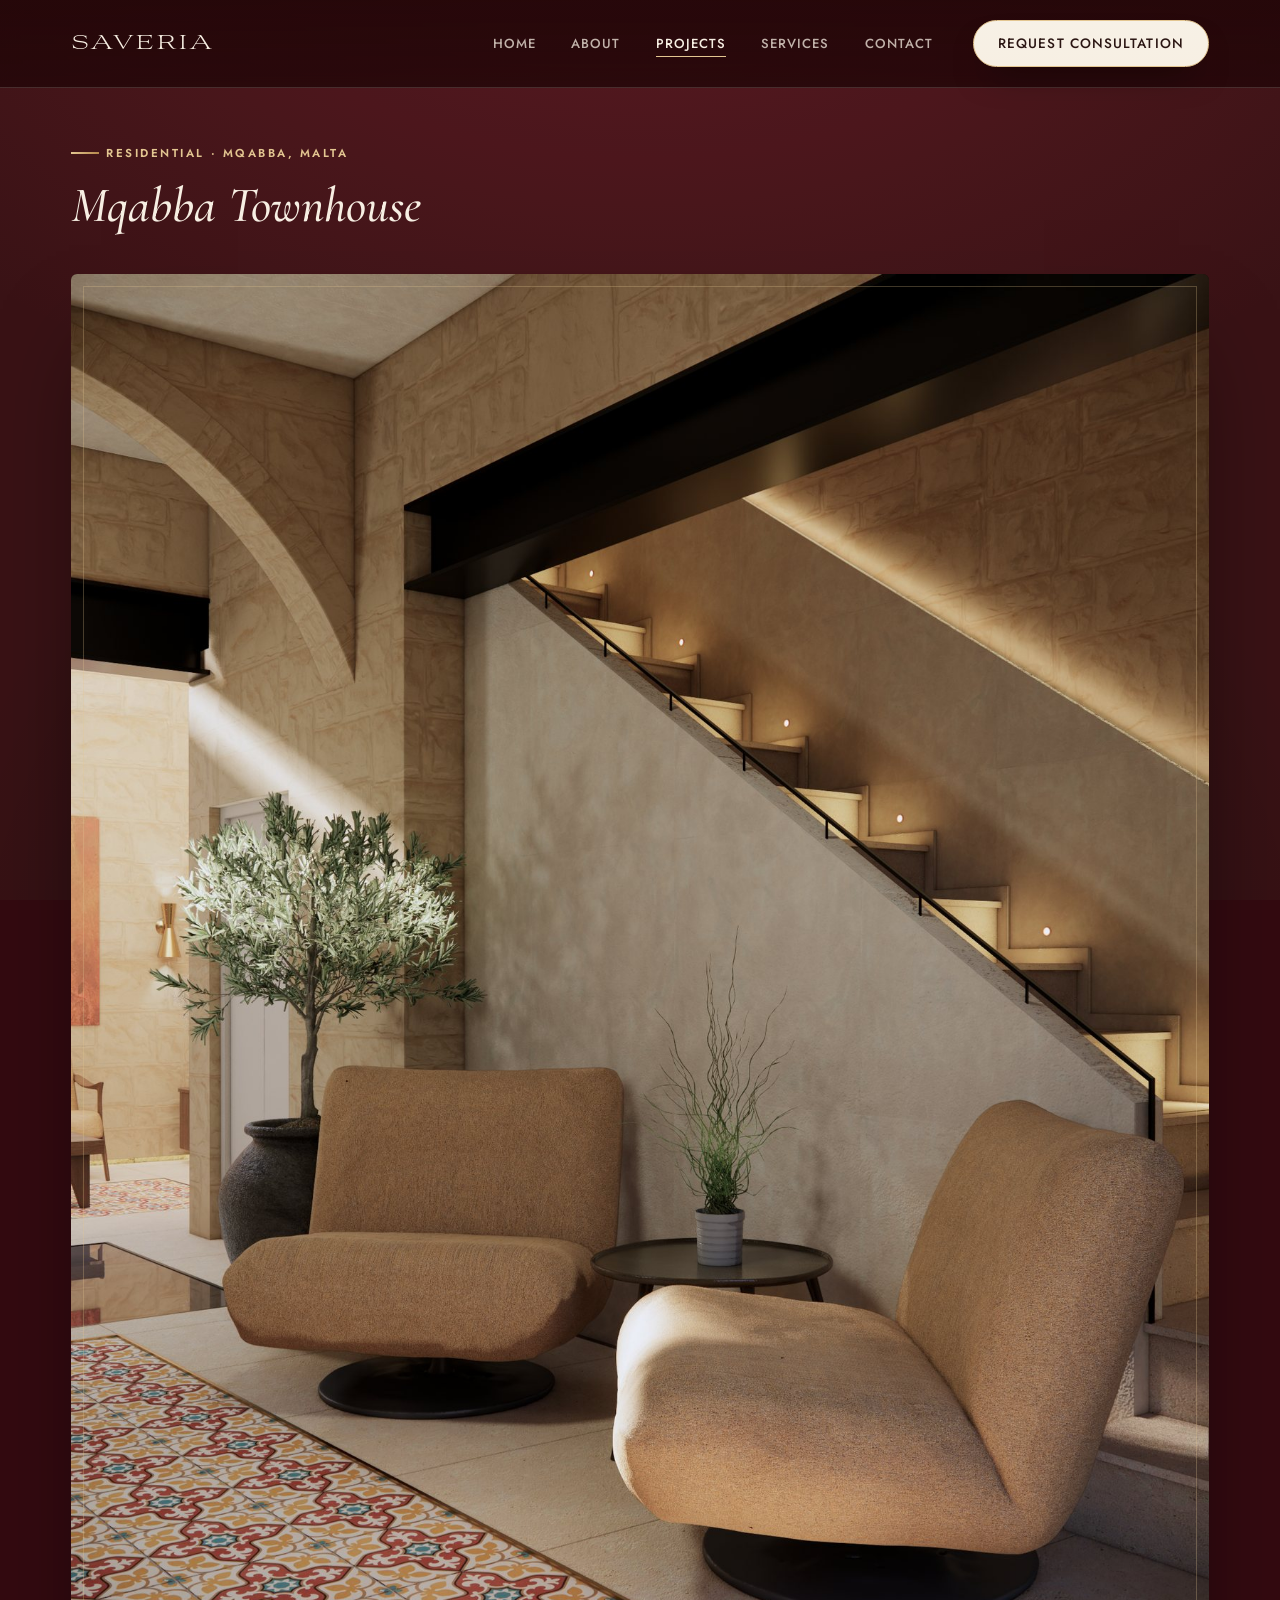
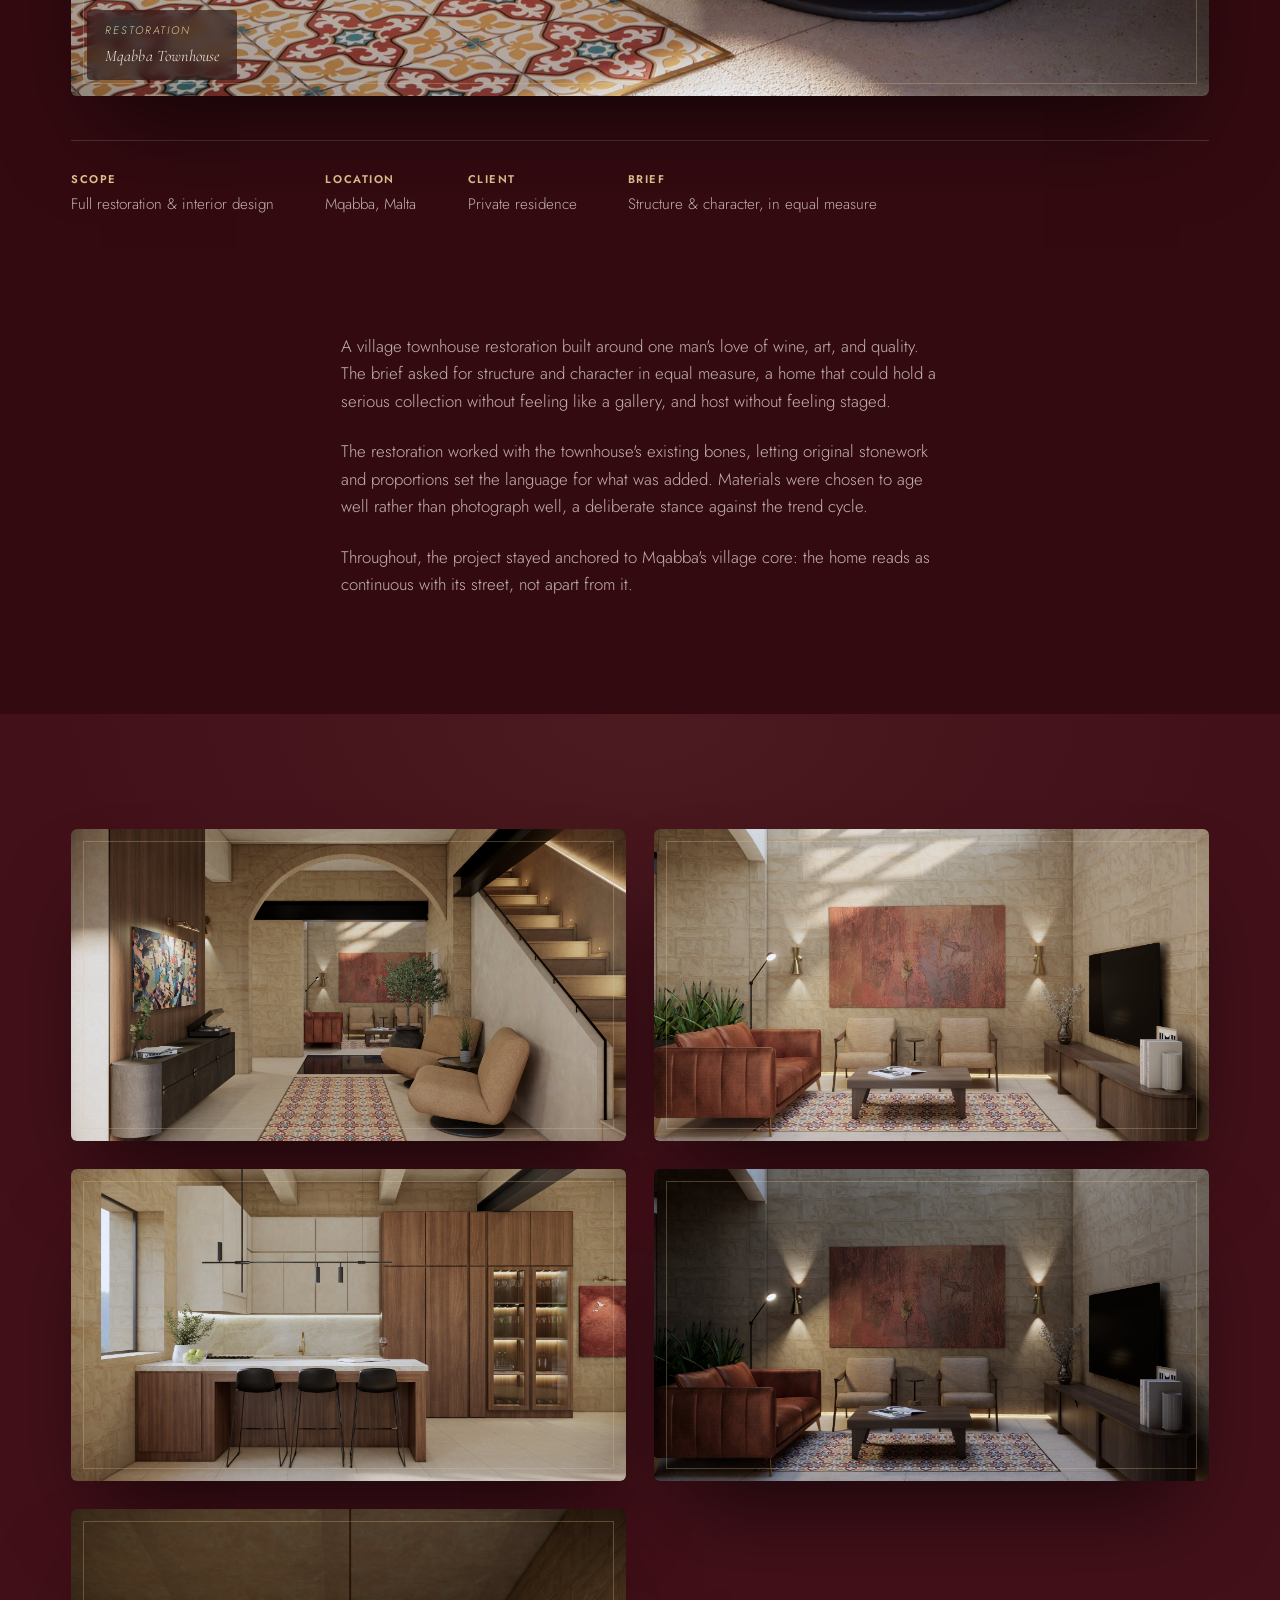
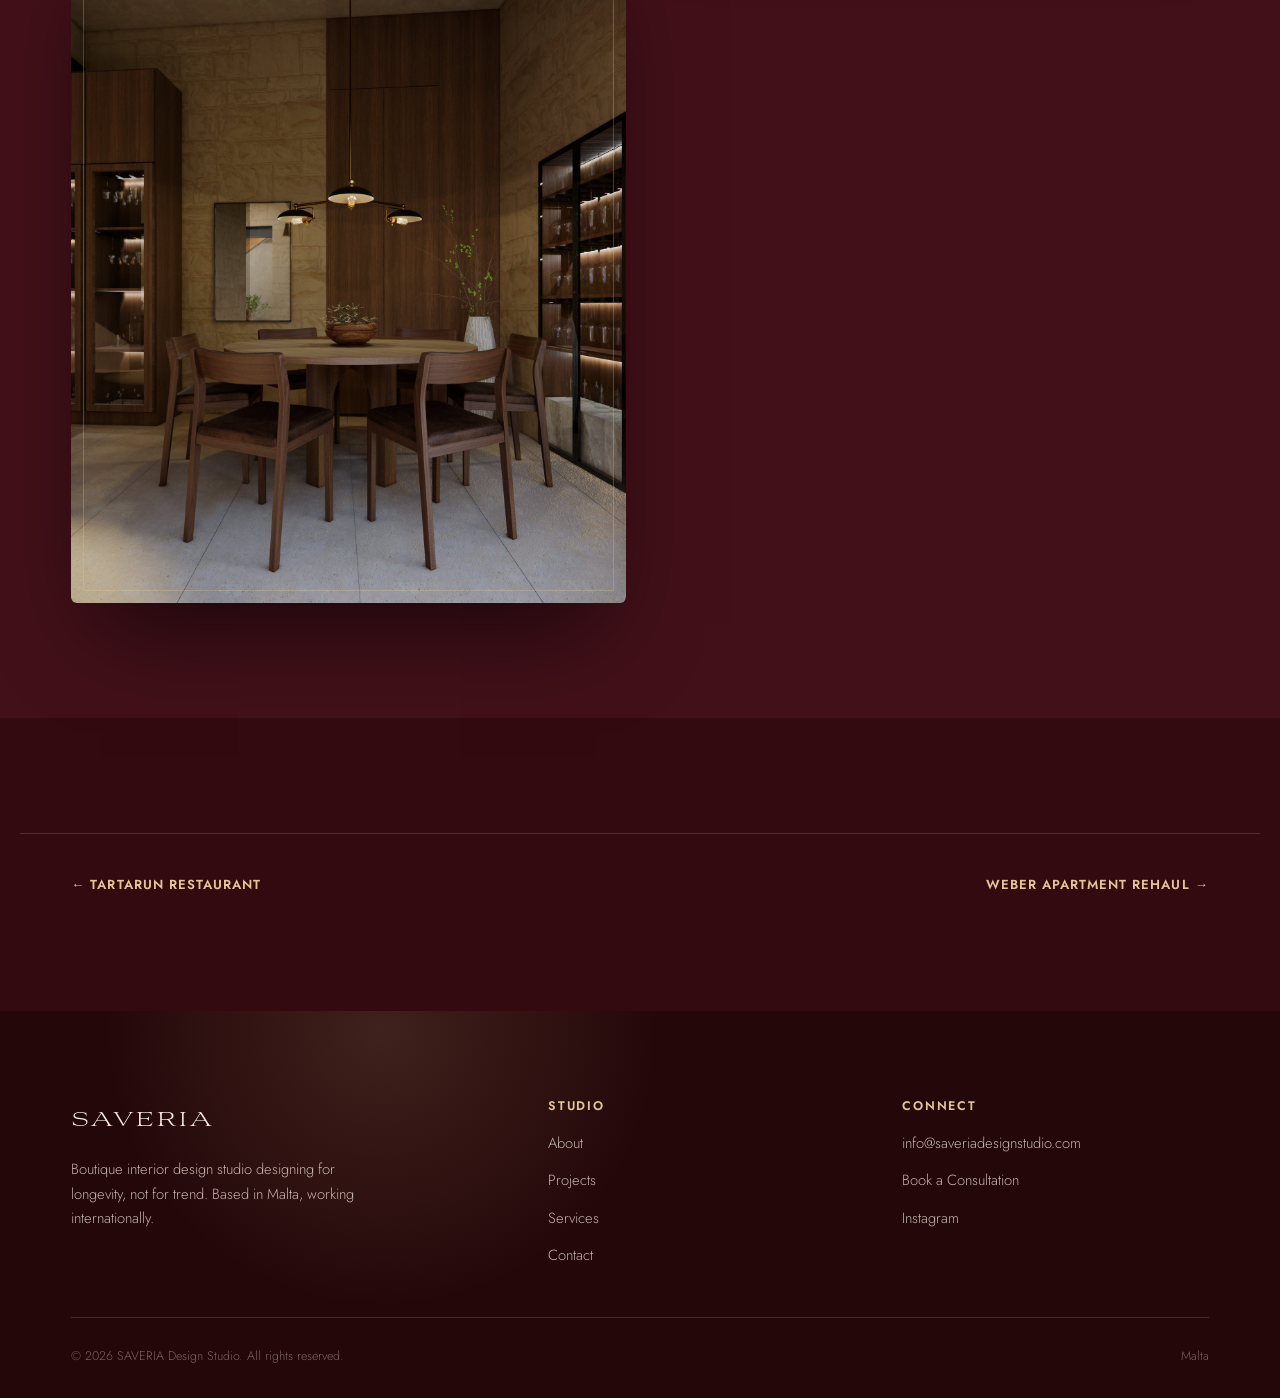
<file: project-mqabba-townhouse.html>
<!DOCTYPE html>
<html lang="en">
<head>
<meta charset="UTF-8" />
<meta name="viewport" content="width=device-width, initial-scale=1.0" />
<title>Mqabba Townhouse · SAVERIA</title>
<meta name="description" content="A village townhouse restoration in Mqabba, Malta, built around one client's love of wine, art, and quality." />
<link rel="preconnect" href="https://fonts.googleapis.com">
<link rel="preconnect" href="https://fonts.gstatic.com" crossorigin>
<link href="https://fonts.googleapis.com/css2?family=Cormorant+Garamond:ital,wght@0,400;0,500;0,600;1,400;1,500;1,600&family=Jost:ital,wght@0,300;0,400;0,500;0,600;1,300;1,400&family=Prata&display=swap" rel="stylesheet">
<link rel="stylesheet" href="css/styles.css" />
</head>
<body>

<header class="site-header">
  <div class="site-header__inner">
    <a href="index.html" class="logo">SAVERIA</a>
    <nav class="nav">
      <ul class="nav__links">
        <li><a href="index.html">Home</a></li>
        <li><a href="about.html">About</a></li>
        <li><a href="projects.html" class="is-active">Projects</a></li>
        <li><a href="services.html">Services</a></li>
        <li><a href="contact.html">Contact</a></li>
      </ul>
      <a href="https://calendly.com/saveriadesignstudio-info/30min" class="btn btn--primary" style="padding:0.7rem 1.5rem;">Request Consultation</a>
      <button class="nav-toggle" aria-label="Open menu">
        <span></span><span></span><span></span>
      </button>
    </nav>
  </div>
</header>

<div class="nav-drawer">
  <div class="nav-drawer__top">
    <span class="logo">SAVERIA</span>
    <button class="nav-drawer__close" aria-label="Close menu">&times;</button>
  </div>
  <ul>
    <li><a href="index.html">Home</a></li>
    <li><a href="about.html">About</a></li>
    <li><a href="projects.html">Projects</a></li>
    <li><a href="services.html">Services</a></li>
    <li><a href="contact.html">Contact</a></li>
  </ul>
  <a href="https://calendly.com/saveriadesignstudio-info/30min" class="btn btn--primary">Request Consultation</a>
</div>

<main>

  <section class="section project-hero" style="padding-bottom:0;">
    <div class="container">
      <div class="project-hero__head">
        <span class="eyebrow">Residential &middot; Mqabba, Malta</span>
        <h1>Mqabba Townhouse</h1>
      </div>

      <div class="ph ph--natural ph--photo" style="margin-bottom:0;">
        <img src="images/mqabba-townhouse/01-staircase.jpg" alt="Mqabba Townhouse staircase with traditional Maltese cementina tiles" />
        <div class="ph__label"><span>Restoration</span>Mqabba Townhouse</div>
      </div>

      <div class="project-meta-row">
        <div>
          <h4>Scope</h4>
          <p>Full restoration &amp; interior design</p>
        </div>
        <div>
          <h4>Location</h4>
          <p>Mqabba, Malta</p>
        </div>
        <div>
          <h4>Client</h4>
          <p>Private residence</p>
        </div>
        <div>
          <h4>Brief</h4>
          <p>Structure &amp; character, in equal measure</p>
        </div>
      </div>
    </div>
  </section>

  <section class="section">
    <div class="container project-narrative">
      <p>A village townhouse restoration built around one man's love of wine, art, and quality. The brief asked for structure and character in equal measure, a home that could hold a serious collection without feeling like a gallery, and host without feeling staged.</p>
      <p>The restoration worked with the townhouse's existing bones, letting original stonework and proportions set the language for what was added. Materials were chosen to age well rather than photograph well, a deliberate stance against the trend cycle.</p>
      <p>Throughout, the project stayed anchored to Mqabba's village core: the home reads as continuous with its street, not apart from it.</p>
    </div>
  </section>

  <section class="section section--tint">
    <div class="container project-gallery">
      <div class="ph ph--natural ph--photo"><img src="images/mqabba-townhouse/02.jpg" alt="Mqabba Townhouse interior detail" /></div>
      <div class="ph ph--natural ph--photo"><img src="images/mqabba-townhouse/03.jpg" alt="Mqabba Townhouse interior detail" /></div>
      <div class="ph ph--natural ph--photo"><img src="images/mqabba-townhouse/04.jpg" alt="Mqabba Townhouse living space overview" /></div>
      <div class="ph ph--natural ph--photo"><img src="images/mqabba-townhouse/05.jpg" alt="Mqabba Townhouse interior detail" /></div>
      <div class="ph ph--natural ph--photo"><img src="images/mqabba-townhouse/06.jpg" alt="Mqabba Townhouse interior detail" /></div>
    </div>
  </section>

  <section class="section">
    <div class="container project-nav">
      <a href="project-tartarun.html">&larr; Tartarun Restaurant</a>
      <a href="project-weber-apartment.html">Weber Apartment Rehaul &rarr;</a>
    </div>
  </section>

</main>

<footer class="site-footer">
  <div class="container">
    <div class="footer-grid">
      <div>
        <span class="logo">SAVERIA</span>
        <p class="footer-tagline">Boutique interior design studio designing for longevity, not for trend. Based in Malta, working internationally.</p>
      </div>
      <div class="footer-col">
        <h4>Studio</h4>
        <ul>
          <li><a href="about.html">About</a></li>
          <li><a href="projects.html">Projects</a></li>
          <li><a href="services.html">Services</a></li>
          <li><a href="contact.html">Contact</a></li>
        </ul>
      </div>
      <div class="footer-col">
        <h4>Connect</h4>
        <ul>
          <li><a href="mailto:info@saveriadesignstudio.com">info@saveriadesignstudio.com</a></li>
          <li><a href="https://calendly.com/saveriadesignstudio-info/30min">Book a Consultation</a></li>
          <li><a href="https://www.instagram.com/saveriadesignstudio/" target="_blank" rel="noopener">Instagram</a></li>
        </ul>
      </div>
    </div>
    <div class="footer-bottom">
      <span>&copy; 2026 SAVERIA Design Studio. All rights reserved.</span>
      <span>Malta</span>
    </div>
  </div>
</footer>

<script src="js/main.js"></script>
</body>
</html>
</file>
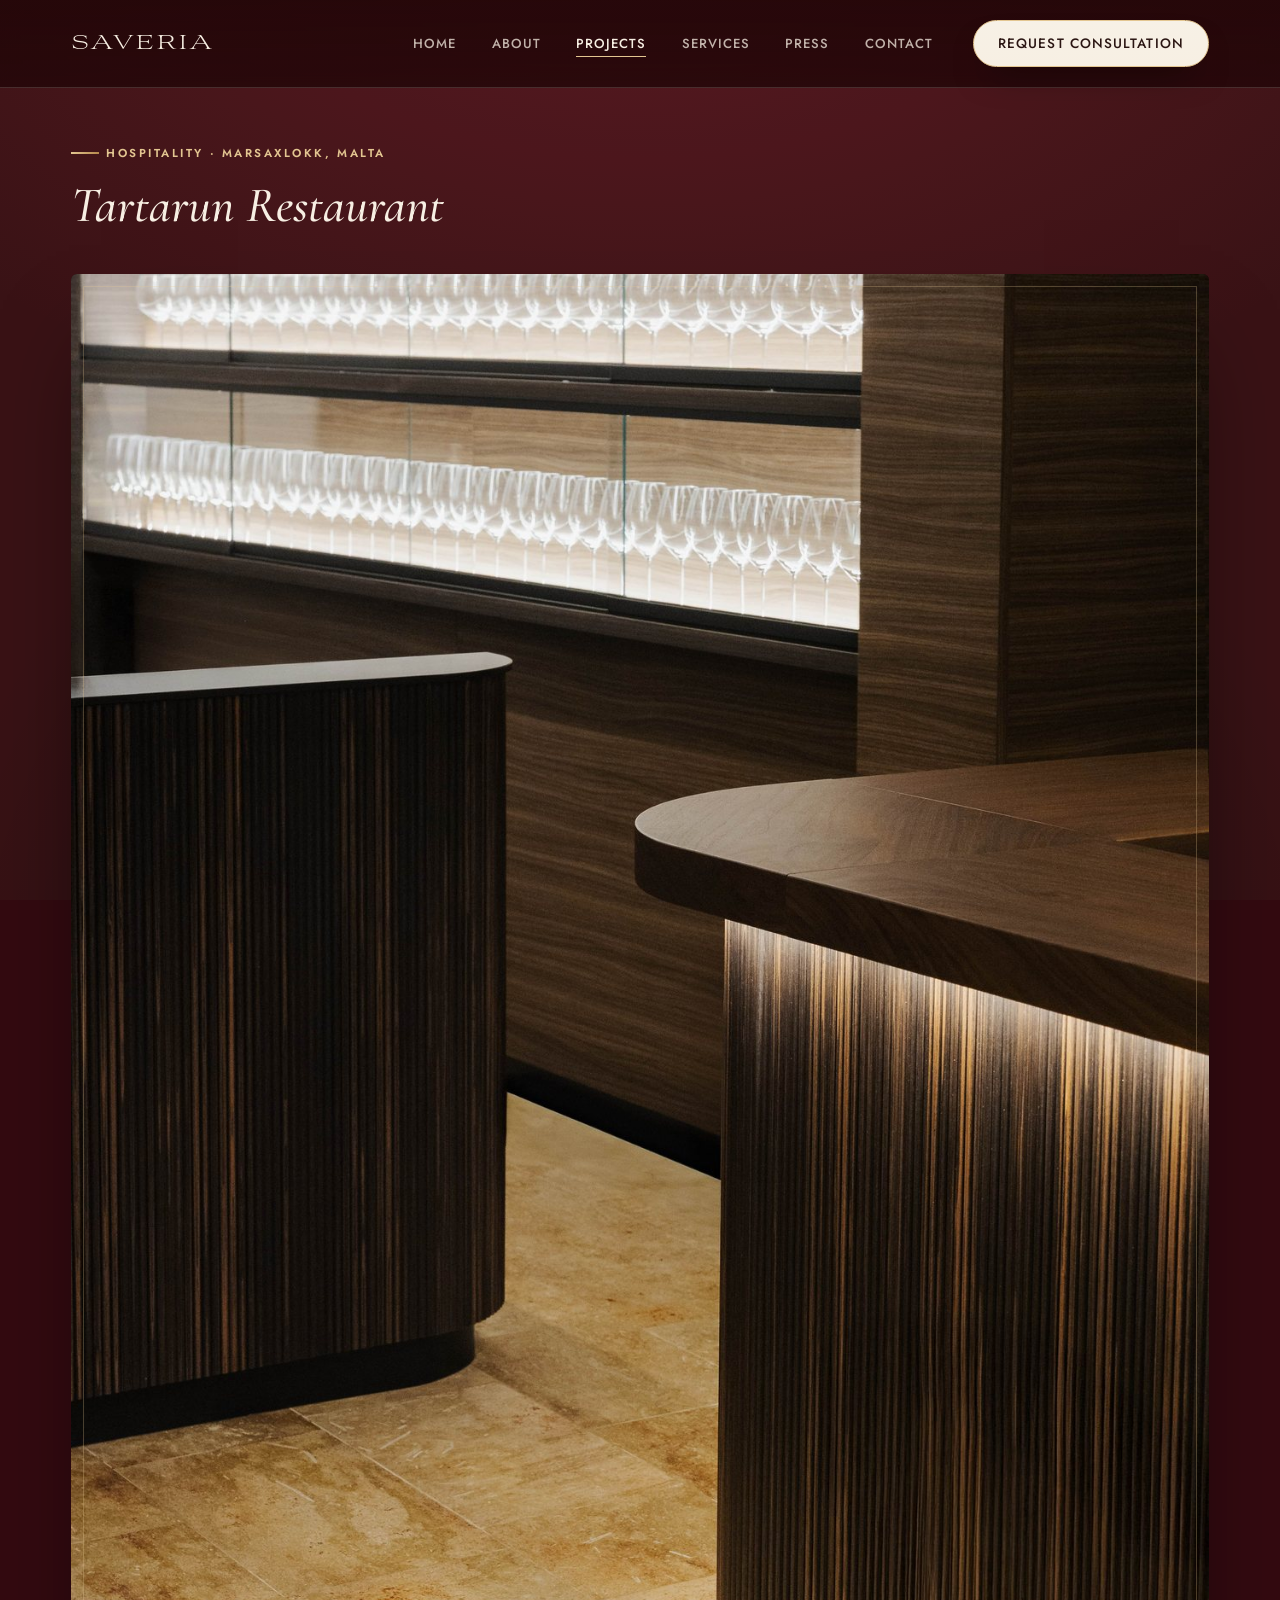
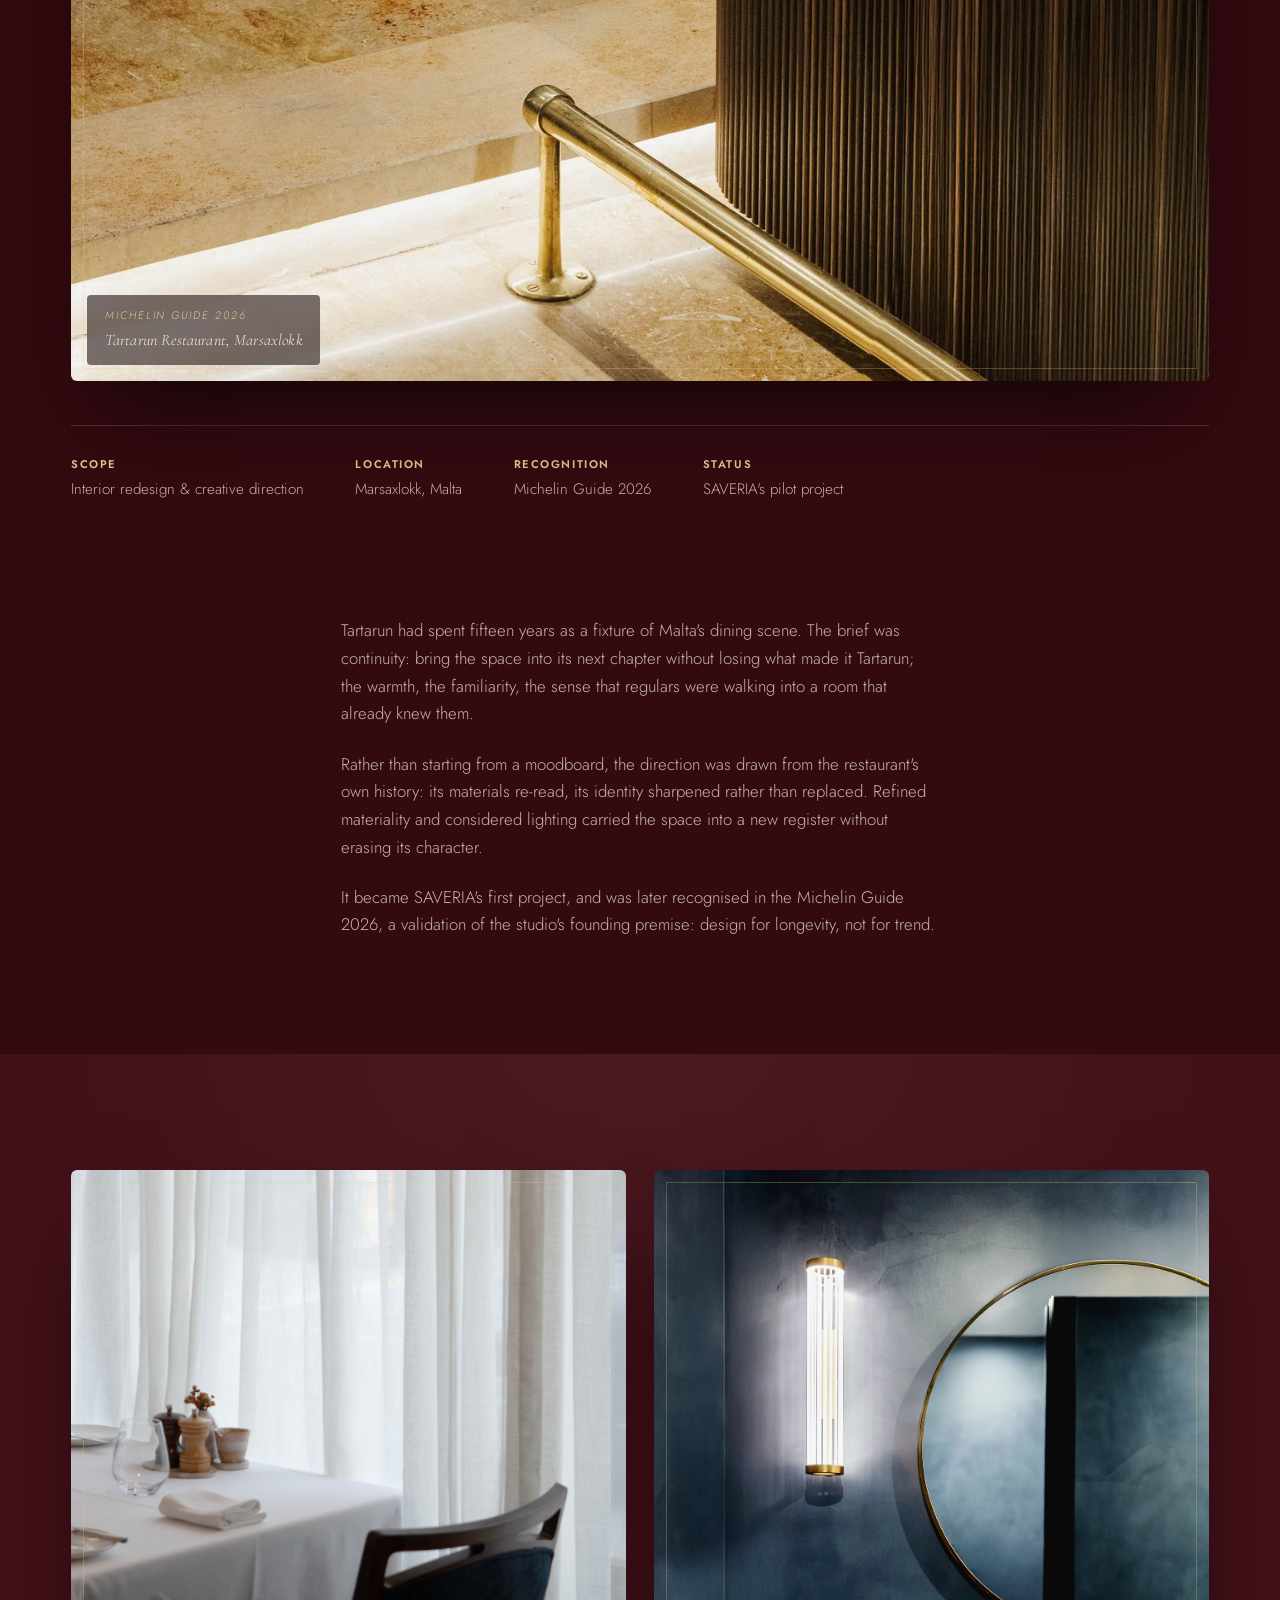
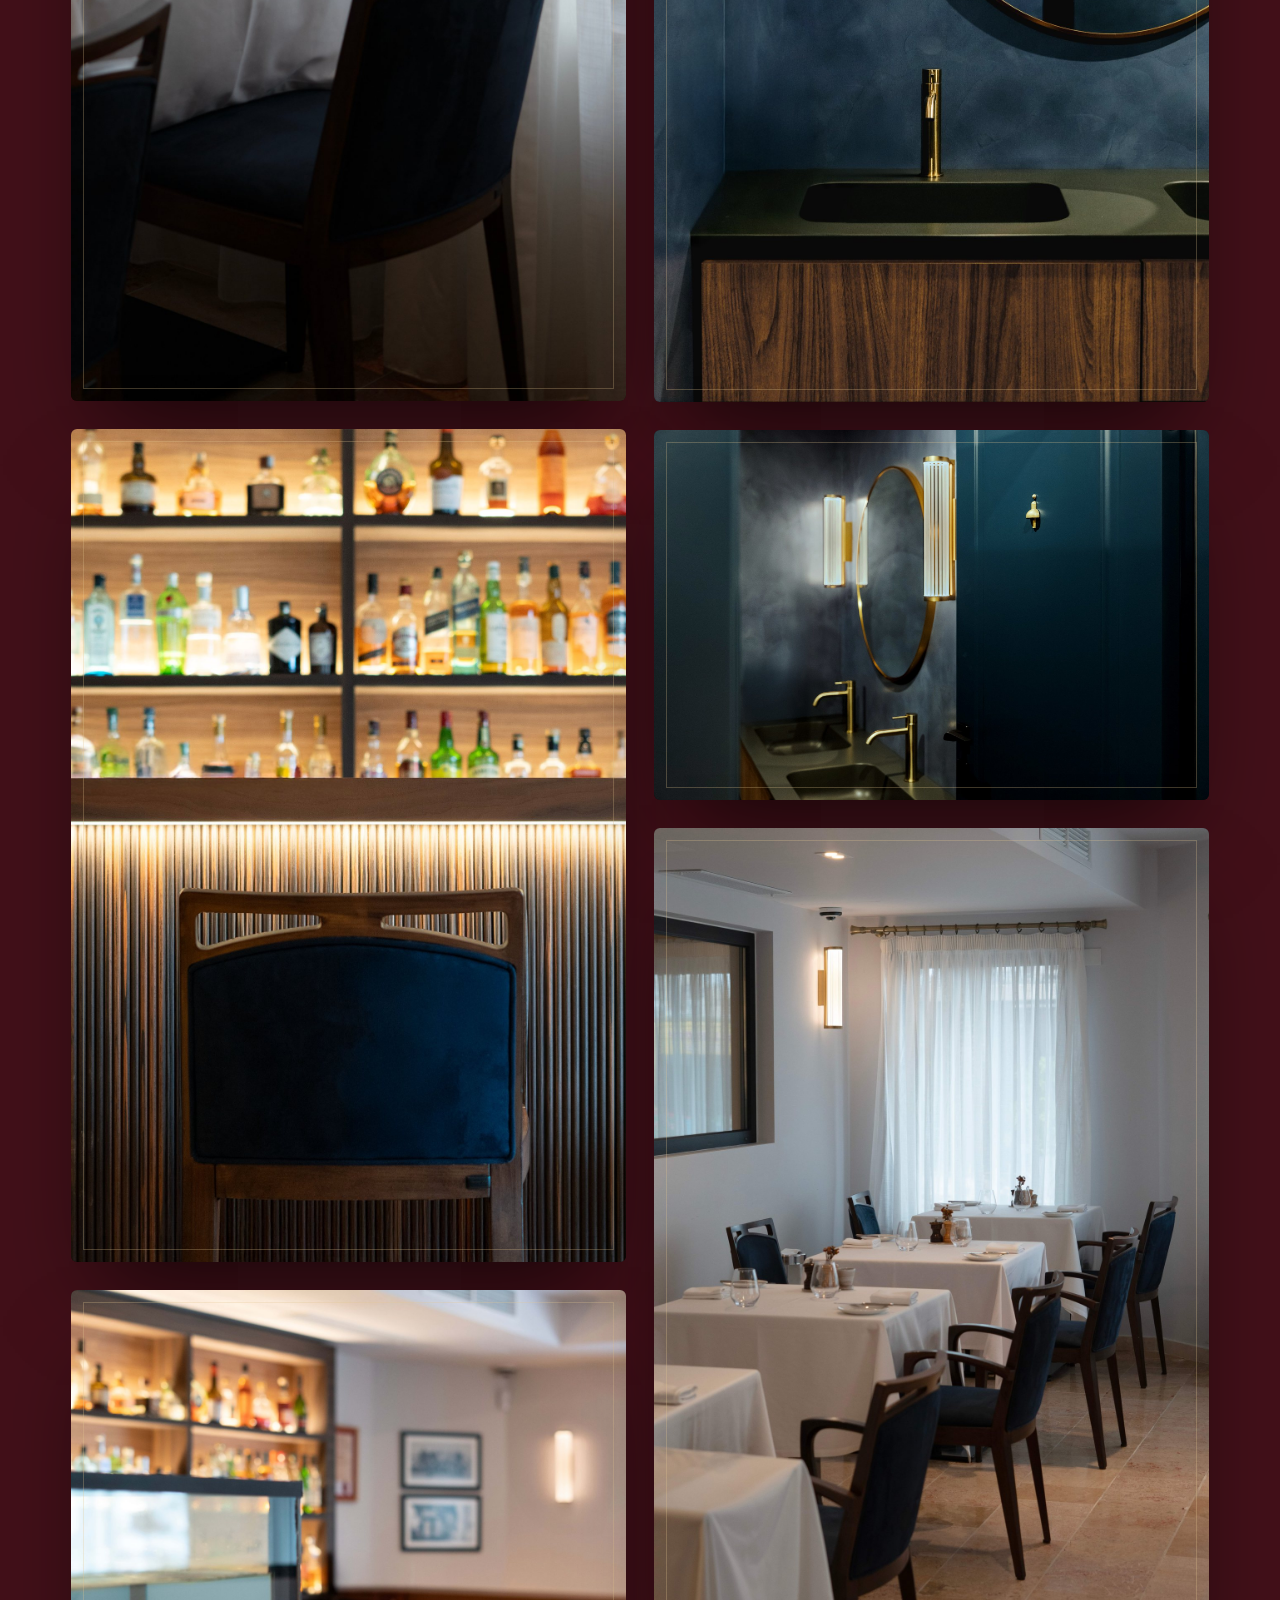
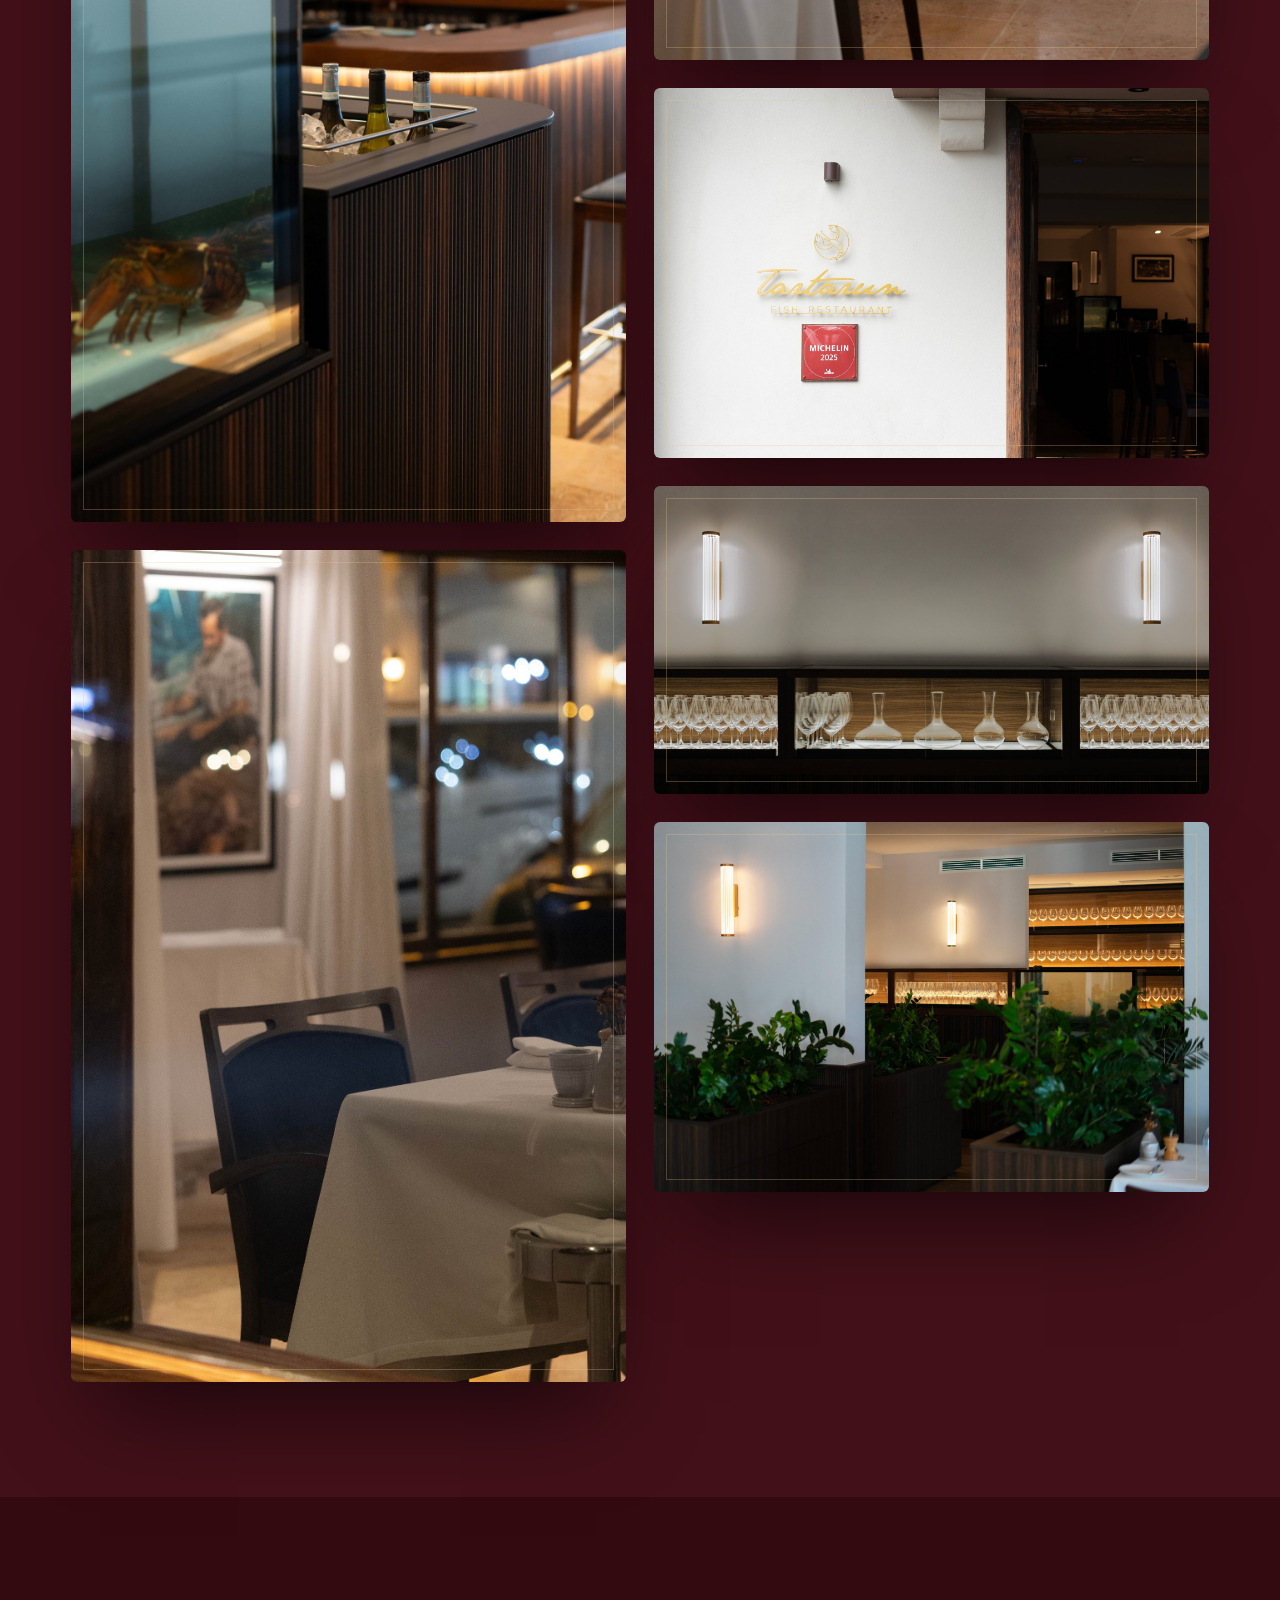
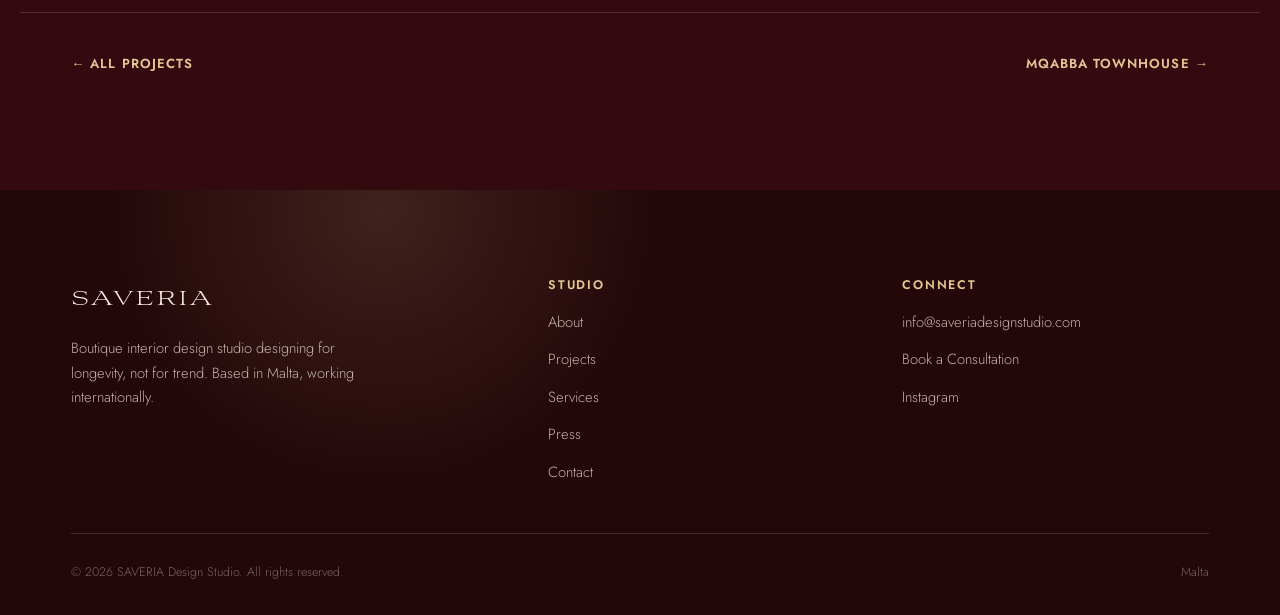
<file: project-tartarun.html>
<!DOCTYPE html>
<html lang="en">
<head>
<meta charset="UTF-8" />
<meta name="viewport" content="width=device-width, initial-scale=1.0" />
<title>Tartarun Restaurant · SAVERIA</title>
<meta name="description" content="SAVERIA's pilot project: bringing Tartarun, a fifteen-year fixture of Malta's dining scene, into its next chapter. Michelin Guide 2026." />
<link rel="preconnect" href="https://fonts.googleapis.com">
<link rel="preconnect" href="https://fonts.gstatic.com" crossorigin>
<link href="https://fonts.googleapis.com/css2?family=Cormorant+Garamond:ital,wght@0,400;0,500;0,600;1,400;1,500;1,600&family=Jost:ital,wght@0,300;0,400;0,500;0,600;1,300;1,400&family=Prata&display=swap" rel="stylesheet">
<link rel="stylesheet" href="css/styles.css" />
</head>
<body>

<header class="site-header">
  <div class="site-header__inner">
    <a href="index.html" class="logo">SAVERIA</a>
    <nav class="nav">
      <ul class="nav__links">
        <li><a href="index.html">Home</a></li>
        <li><a href="about.html">About</a></li>
        <li><a href="projects.html" class="is-active">Projects</a></li>
        <li><a href="services.html">Services</a></li>
        <li><a href="press.html">Press</a></li>
        <li><a href="contact.html">Contact</a></li>
      </ul>
      <a href="https://calendly.com/saveriadesignstudio-info/30min" class="btn btn--primary" style="padding:0.7rem 1.5rem;">Request Consultation</a>
      <button class="nav-toggle" aria-label="Open menu">
        <span></span><span></span><span></span>
      </button>
    </nav>
  </div>
</header>

<div class="nav-drawer">
  <div class="nav-drawer__top">
    <span class="logo">SAVERIA</span>
    <button class="nav-drawer__close" aria-label="Close menu">&times;</button>
  </div>
  <ul>
    <li><a href="index.html">Home</a></li>
    <li><a href="about.html">About</a></li>
    <li><a href="projects.html">Projects</a></li>
    <li><a href="services.html">Services</a></li>
    <li><a href="press.html">Press</a></li>
    <li><a href="contact.html">Contact</a></li>
  </ul>
  <a href="https://calendly.com/saveriadesignstudio-info/30min" class="btn btn--primary">Request Consultation</a>
</div>

<main>

  <section class="section project-hero" style="padding-bottom:0;">
    <div class="container">
      <div class="project-hero__head">
        <span class="eyebrow">Hospitality &middot; Marsaxlokk, Malta</span>
        <h1>Tartarun Restaurant</h1>
      </div>

      <div class="ph ph--natural ph--photo" style="margin-bottom:0;">
        <img src="images/tartarun/01-bar-detail.jpg" alt="Tartarun Restaurant fluted walnut bar with brass rail" />
        <div class="ph__label"><span>Michelin Guide 2026</span>Tartarun Restaurant, Marsaxlokk</div>
      </div>

      <div class="project-meta-row">
        <div>
          <h4>Scope</h4>
          <p>Interior redesign &amp; creative direction</p>
        </div>
        <div>
          <h4>Location</h4>
          <p>Marsaxlokk, Malta</p>
        </div>
        <div>
          <h4>Recognition</h4>
          <p>Michelin Guide 2026</p>
        </div>
        <div>
          <h4>Status</h4>
          <p>SAVERIA's pilot project</p>
        </div>
      </div>
    </div>
  </section>

  <section class="section">
    <div class="container project-narrative">
      <p>Tartarun had spent fifteen years as a fixture of Malta's dining scene. The brief was continuity: bring the space into its next chapter without losing what made it Tartarun; the warmth, the familiarity, the sense that regulars were walking into a room that already knew them.</p>
      <p>Rather than starting from a moodboard, the direction was drawn from the restaurant's own history: its materials re-read, its identity sharpened rather than replaced. Refined materiality and considered lighting carried the space into a new register without erasing its character.</p>
      <p>It became SAVERIA's first project, and was later recognised in the Michelin Guide 2026, a validation of the studio's founding premise: design for longevity, not for trend.</p>
    </div>
  </section>

  <section class="section section--tint">
    <div class="container project-gallery">
      <div class="ph ph--natural ph--photo"><img src="images/tartarun/02-dining.jpg" alt="Tartarun dining table detail with navy velvet chair" /></div>
      <div class="ph ph--natural ph--photo"><img src="images/tartarun/03.jpg" alt="Tartarun interior detail" /></div>
      <div class="ph ph--natural ph--photo"><img src="images/tartarun/04.jpg" alt="Tartarun dining room overview" /></div>
      <div class="ph ph--natural ph--photo"><img src="images/tartarun/05.jpg" alt="Tartarun interior detail" /></div>
      <div class="ph ph--natural ph--photo"><img src="images/tartarun/06.jpg" alt="Tartarun interior detail" /></div>
      <div class="ph ph--natural ph--photo"><img src="images/tartarun/07.jpg" alt="Tartarun dining room overview" /></div>
      <div class="ph ph--natural ph--photo"><img src="images/tartarun/08.jpg" alt="Tartarun interior detail" /></div>
      <div class="ph ph--natural ph--photo"><img src="images/tartarun/09.jpg" alt="Tartarun dining room overview" /></div>
      <div class="ph ph--natural ph--photo"><img src="images/tartarun/10.jpg" alt="Tartarun dining room overview" /></div>
      <div class="ph ph--natural ph--photo"><img src="images/tartarun/11.jpg" alt="Tartarun dining room overview" /></div>
    </div>
  </section>

  <section class="section">
    <div class="container project-nav">
      <a href="projects.html">&larr; All Projects</a>
      <a href="project-mqabba-townhouse.html">Mqabba Townhouse &rarr;</a>
    </div>
  </section>

</main>

<footer class="site-footer">
  <div class="container">
    <div class="footer-grid">
      <div>
        <span class="logo">SAVERIA</span>
        <p class="footer-tagline">Boutique interior design studio designing for longevity, not for trend. Based in Malta, working internationally.</p>
      </div>
      <div class="footer-col">
        <h4>Studio</h4>
        <ul>
          <li><a href="about.html">About</a></li>
          <li><a href="projects.html">Projects</a></li>
          <li><a href="services.html">Services</a></li>
          <li><a href="press.html">Press</a></li>
          <li><a href="contact.html">Contact</a></li>
        </ul>
      </div>
      <div class="footer-col">
        <h4>Connect</h4>
        <ul>
          <li><a href="mailto:info@saveriadesignstudio.com">info@saveriadesignstudio.com</a></li>
          <li><a href="https://calendly.com/saveriadesignstudio-info/30min">Book a Consultation</a></li>
          <li><a href="https://www.instagram.com/saveriadesignstudio/" target="_blank" rel="noopener">Instagram</a></li>
        </ul>
      </div>
    </div>
    <div class="footer-bottom">
      <span>&copy; 2026 SAVERIA Design Studio. All rights reserved.</span>
      <span>Malta</span>
    </div>
  </div>
</footer>

<script src="js/main.js"></script>
</body>
</html>
</file>
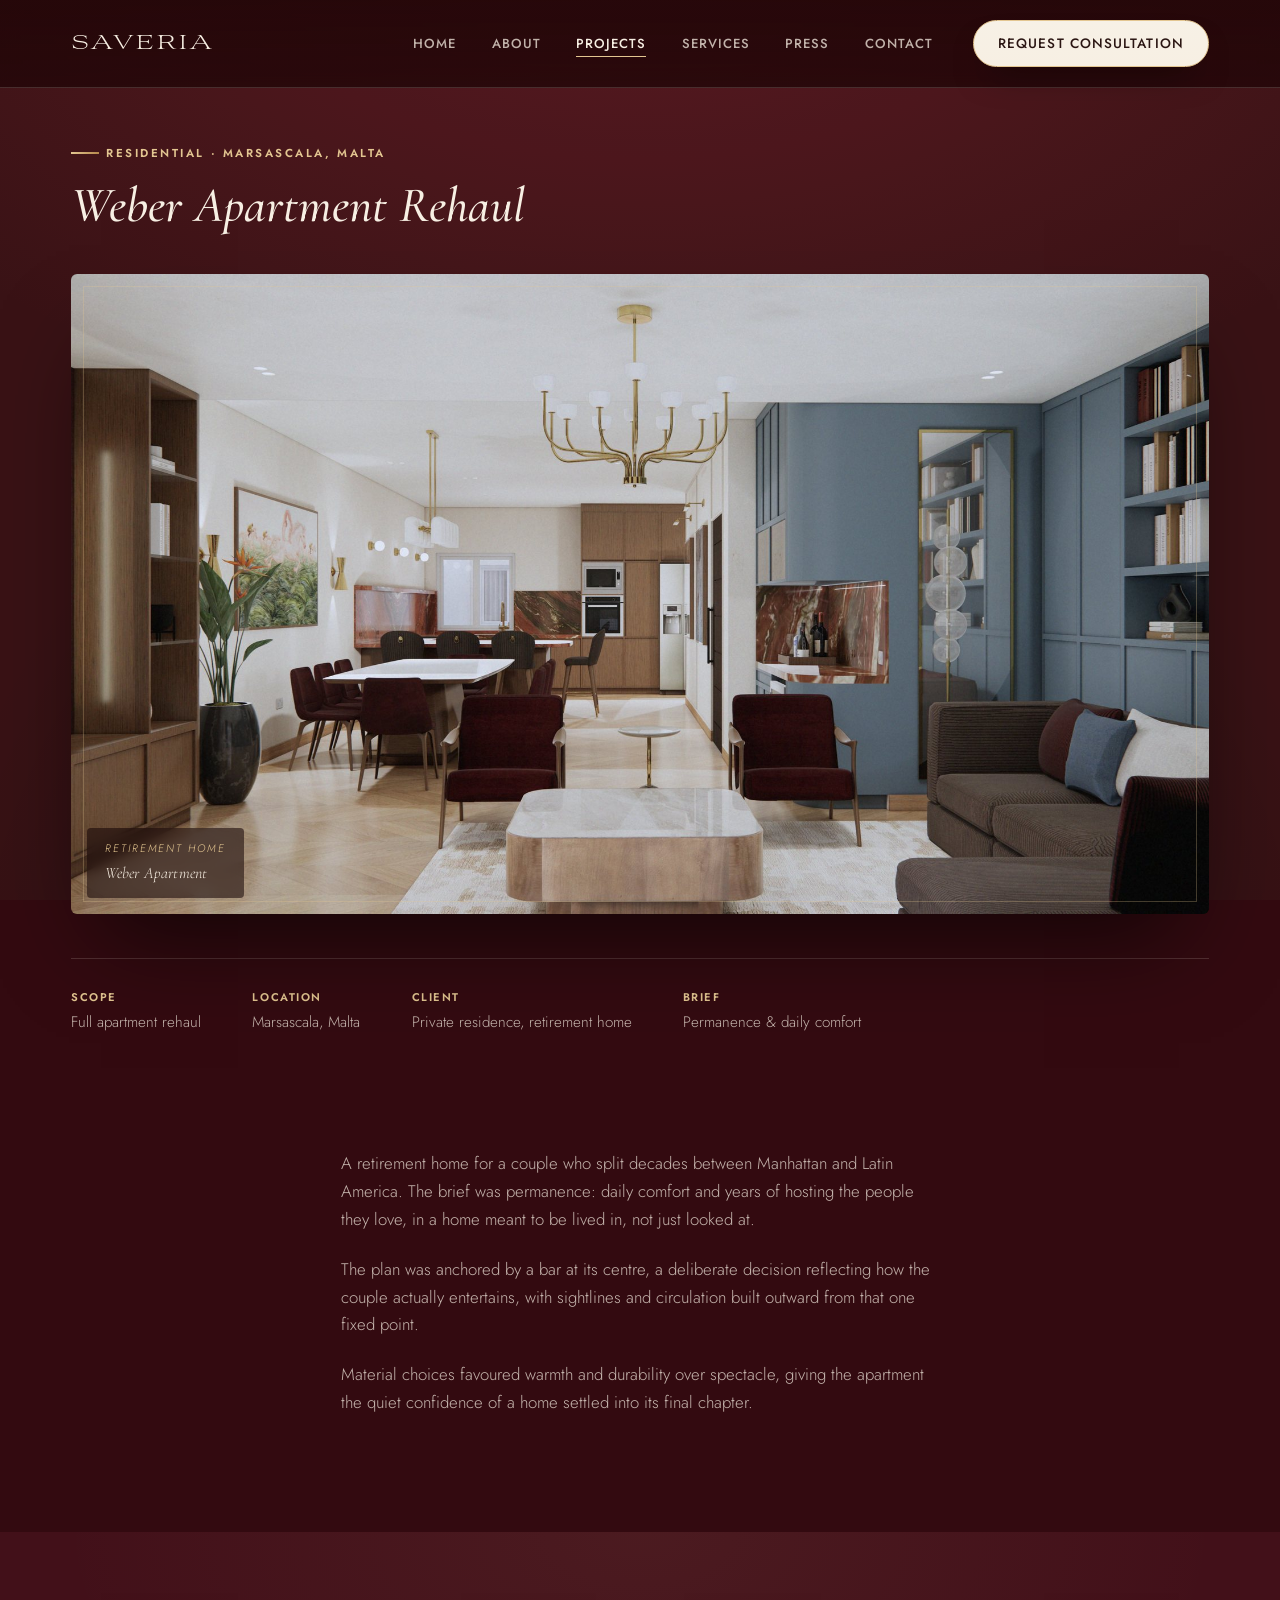
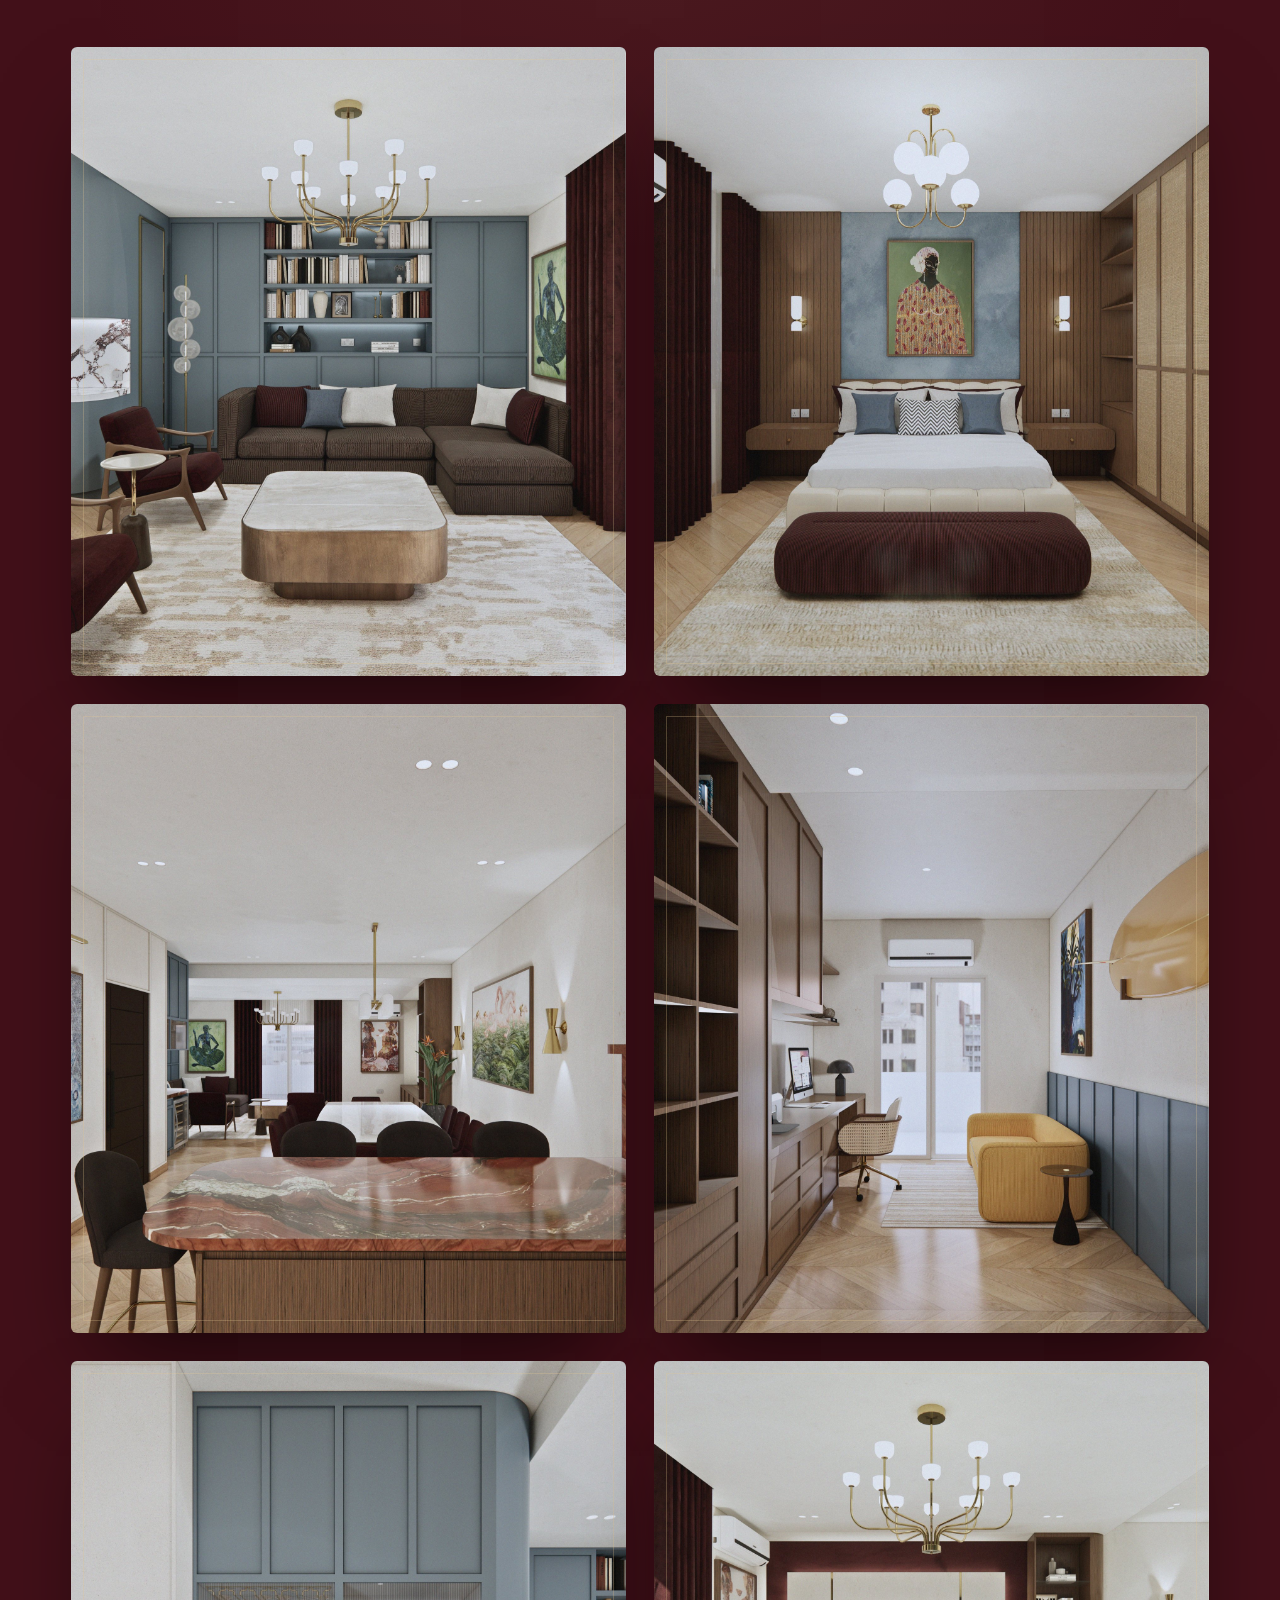
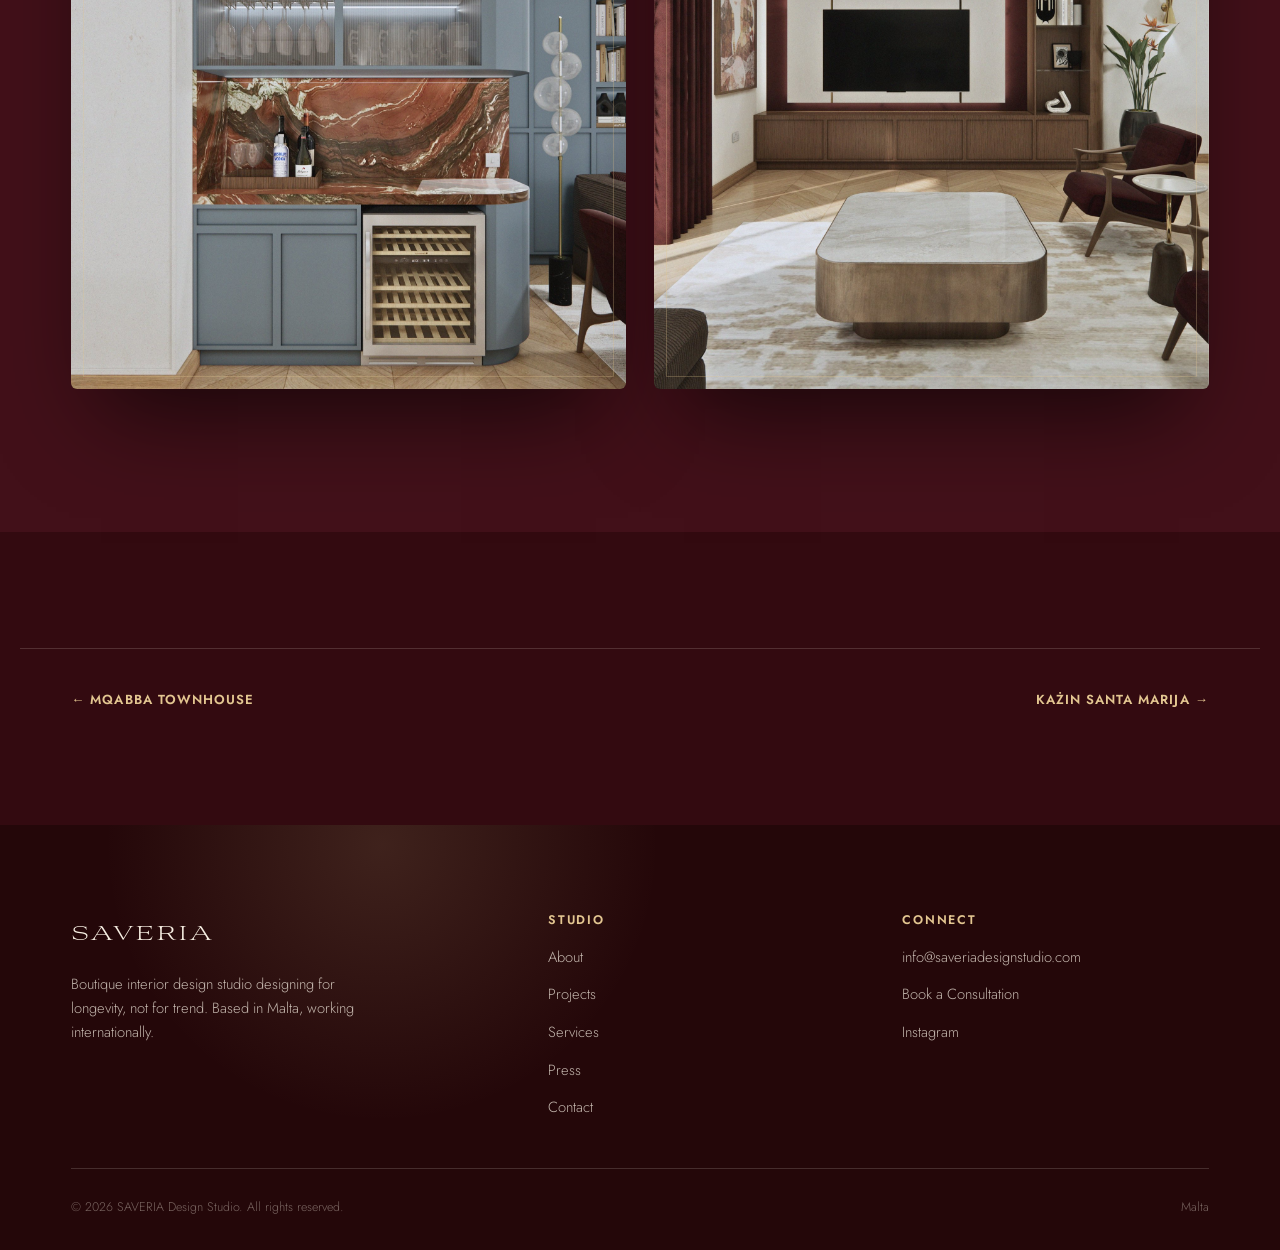
<file: project-weber-apartment.html>
<!DOCTYPE html>
<html lang="en">
<head>
<meta charset="UTF-8" />
<meta name="viewport" content="width=device-width, initial-scale=1.0" />
<title>Weber Apartment Rehaul · SAVERIA</title>
<meta name="description" content="A retirement home rehaul for a couple who split decades between Manhattan and Latin America, anchored by a bar at the centre of the plan." />
<link rel="preconnect" href="https://fonts.googleapis.com">
<link rel="preconnect" href="https://fonts.gstatic.com" crossorigin>
<link href="https://fonts.googleapis.com/css2?family=Cormorant+Garamond:ital,wght@0,400;0,500;0,600;1,400;1,500;1,600&family=Jost:ital,wght@0,300;0,400;0,500;0,600;1,300;1,400&family=Prata&display=swap" rel="stylesheet">
<link rel="stylesheet" href="css/styles.css" />
</head>
<body>

<header class="site-header">
  <div class="site-header__inner">
    <a href="index.html" class="logo">SAVERIA</a>
    <nav class="nav">
      <ul class="nav__links">
        <li><a href="index.html">Home</a></li>
        <li><a href="about.html">About</a></li>
        <li><a href="projects.html" class="is-active">Projects</a></li>
        <li><a href="services.html">Services</a></li>
        <li><a href="press.html">Press</a></li>
        <li><a href="contact.html">Contact</a></li>
      </ul>
      <a href="https://calendly.com/saveriadesignstudio-info/30min" class="btn btn--primary" style="padding:0.7rem 1.5rem;">Request Consultation</a>
      <button class="nav-toggle" aria-label="Open menu">
        <span></span><span></span><span></span>
      </button>
    </nav>
  </div>
</header>

<div class="nav-drawer">
  <div class="nav-drawer__top">
    <span class="logo">SAVERIA</span>
    <button class="nav-drawer__close" aria-label="Close menu">&times;</button>
  </div>
  <ul>
    <li><a href="index.html">Home</a></li>
    <li><a href="about.html">About</a></li>
    <li><a href="projects.html">Projects</a></li>
    <li><a href="services.html">Services</a></li>
    <li><a href="press.html">Press</a></li>
    <li><a href="contact.html">Contact</a></li>
  </ul>
  <a href="https://calendly.com/saveriadesignstudio-info/30min" class="btn btn--primary">Request Consultation</a>
</div>

<main>

  <section class="section project-hero" style="padding-bottom:0;">
    <div class="container">
      <div class="project-hero__head">
        <span class="eyebrow">Residential &middot; Marsascala, Malta</span>
        <h1>Weber Apartment Rehaul</h1>
      </div>

      <div class="ph ph--natural ph--photo" style="margin-bottom:0;">
        <img src="images/weber-apartment/06-open-plan.jpg" alt="Weber Apartment open-plan living, dining, and kitchen" />
        <div class="ph__label"><span>Retirement Home</span>Weber Apartment</div>
      </div>

      <div class="project-meta-row">
        <div>
          <h4>Scope</h4>
          <p>Full apartment rehaul</p>
        </div>
        <div>
          <h4>Location</h4>
          <p>Marsascala, Malta</p>
        </div>
        <div>
          <h4>Client</h4>
          <p>Private residence, retirement home</p>
        </div>
        <div>
          <h4>Brief</h4>
          <p>Permanence &amp; daily comfort</p>
        </div>
      </div>
    </div>
  </section>

  <section class="section">
    <div class="container project-narrative">
      <p>A retirement home for a couple who split decades between Manhattan and Latin America. The brief was permanence: daily comfort and years of hosting the people they love, in a home meant to be lived in, not just looked at.</p>
      <p>The plan was anchored by a bar at its centre, a deliberate decision reflecting how the couple actually entertains, with sightlines and circulation built outward from that one fixed point.</p>
      <p>Material choices favoured warmth and durability over spectacle, giving the apartment the quiet confidence of a home settled into its final chapter.</p>
    </div>
  </section>

  <section class="section section--tint">
    <div class="container project-gallery">
      <div class="ph ph--natural ph--photo"><img src="images/weber-apartment/02-living-area-1.jpg" alt="Weber Apartment living area" /></div>
      <div class="ph ph--natural ph--photo"><img src="images/weber-apartment/04-kitchen-1.jpg" alt="Weber Apartment kitchen" /></div>
      <div class="ph ph--natural ph--photo"><img src="images/weber-apartment/01-bar-counter.jpg" alt="Weber Apartment bar counter in marble and walnut" /></div>
      <div class="ph ph--natural ph--photo"><img src="images/weber-apartment/05-master-bedroom-1.jpg" alt="Weber Apartment master bedroom" /></div>
      <div class="ph ph--natural ph--photo"><img src="images/weber-apartment/07-home-office-2.jpg" alt="Weber Apartment home office" /></div>
      <div class="ph ph--natural ph--photo"><img src="images/weber-apartment/03-living-area-2.jpg" alt="Weber Apartment living area overview" /></div>
    </div>
  </section>

  <section class="section">
    <div class="container project-nav">
      <a href="project-mqabba-townhouse.html">&larr; Mqabba Townhouse</a>
      <a href="project-kazin-santa-marija.html">Każin Santa Marija &rarr;</a>
    </div>
  </section>

</main>

<footer class="site-footer">
  <div class="container">
    <div class="footer-grid">
      <div>
        <span class="logo">SAVERIA</span>
        <p class="footer-tagline">Boutique interior design studio designing for longevity, not for trend. Based in Malta, working internationally.</p>
      </div>
      <div class="footer-col">
        <h4>Studio</h4>
        <ul>
          <li><a href="about.html">About</a></li>
          <li><a href="projects.html">Projects</a></li>
          <li><a href="services.html">Services</a></li>
          <li><a href="press.html">Press</a></li>
          <li><a href="contact.html">Contact</a></li>
        </ul>
      </div>
      <div class="footer-col">
        <h4>Connect</h4>
        <ul>
          <li><a href="mailto:info@saveriadesignstudio.com">info@saveriadesignstudio.com</a></li>
          <li><a href="https://calendly.com/saveriadesignstudio-info/30min">Book a Consultation</a></li>
          <li><a href="https://www.instagram.com/saveriadesignstudio/" target="_blank" rel="noopener">Instagram</a></li>
        </ul>
      </div>
    </div>
    <div class="footer-bottom">
      <span>&copy; 2026 SAVERIA Design Studio. All rights reserved.</span>
      <span>Malta</span>
    </div>
  </div>
</footer>

<script src="js/main.js"></script>
</body>
</html>
</file>
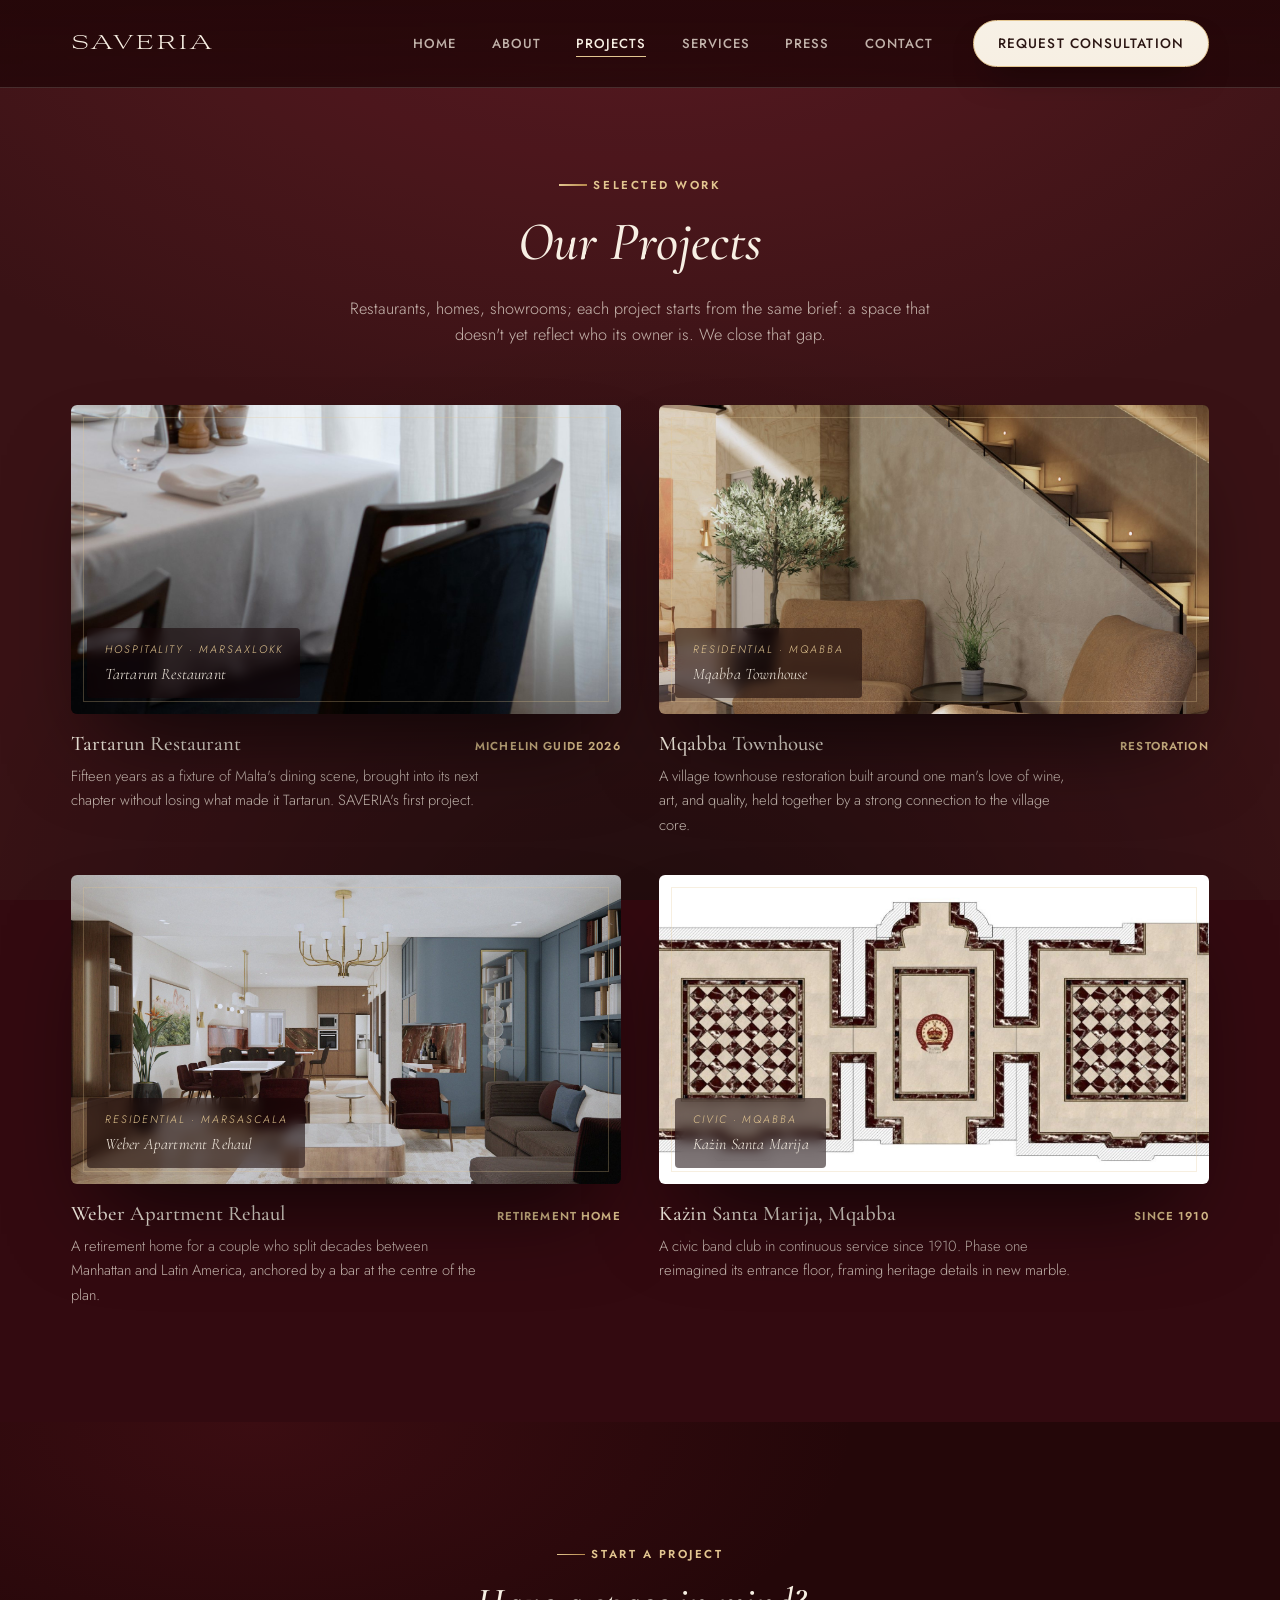
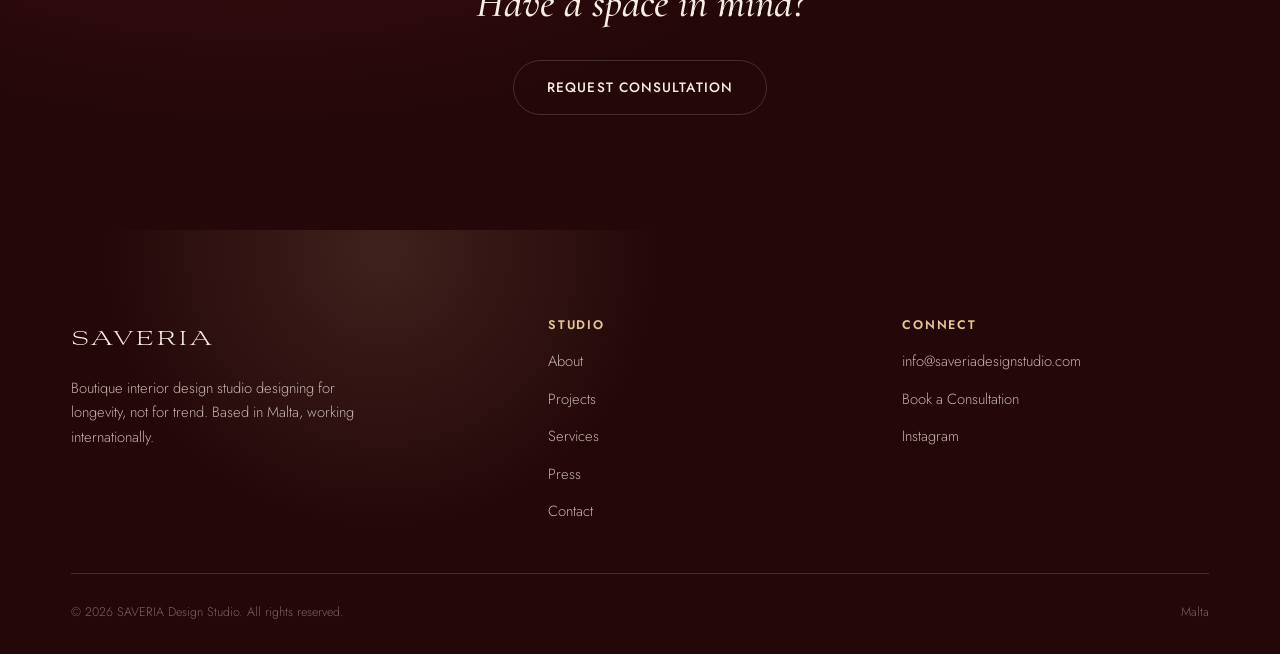
<file: projects.html>
<!DOCTYPE html>
<html lang="en">
<head>
<meta charset="UTF-8" />
<meta name="viewport" content="width=device-width, initial-scale=1.0" />
<title>Projects · SAVERIA</title>
<meta name="description" content="Selected SAVERIA projects: hospitality, residential, and civic interiors across Malta and abroad." />
<link rel="preconnect" href="https://fonts.googleapis.com">
<link rel="preconnect" href="https://fonts.gstatic.com" crossorigin>
<link href="https://fonts.googleapis.com/css2?family=Cormorant+Garamond:ital,wght@0,400;0,500;0,600;1,400;1,500;1,600&family=Jost:ital,wght@0,300;0,400;0,500;0,600;1,300;1,400&family=Prata&display=swap" rel="stylesheet">
<link rel="stylesheet" href="css/styles.css" />
</head>
<body>

<header class="site-header">
  <div class="site-header__inner">
    <a href="index.html" class="logo">SAVERIA</a>
    <nav class="nav">
      <ul class="nav__links">
        <li><a href="index.html">Home</a></li>
        <li><a href="about.html">About</a></li>
        <li><a href="projects.html" class="is-active">Projects</a></li>
        <li><a href="services.html">Services</a></li>
        <li><a href="press.html">Press</a></li>
        <li><a href="contact.html">Contact</a></li>
      </ul>
      <a href="https://calendly.com/saveriadesignstudio-info/30min" class="btn btn--primary" style="padding:0.7rem 1.5rem;">Request Consultation</a>
      <button class="nav-toggle" aria-label="Open menu">
        <span></span><span></span><span></span>
      </button>
    </nav>
  </div>
</header>

<div class="nav-drawer">
  <div class="nav-drawer__top">
    <span class="logo">SAVERIA</span>
    <button class="nav-drawer__close" aria-label="Close menu">&times;</button>
  </div>
  <ul>
    <li><a href="index.html">Home</a></li>
    <li><a href="about.html">About</a></li>
    <li><a href="projects.html">Projects</a></li>
    <li><a href="services.html">Services</a></li>
    <li><a href="press.html">Press</a></li>
    <li><a href="contact.html">Contact</a></li>
  </ul>
  <a href="https://calendly.com/saveriadesignstudio-info/30min" class="btn btn--primary">Request Consultation</a>
</div>

<main>

  <div class="page-header container">
    <span class="eyebrow" style="justify-content:center;">Selected Work</span>
    <h1>Our Projects</h1>
    <p class="page-header__lede">Restaurants, homes, showrooms; each project starts from the same brief: a space that doesn't yet reflect who its owner is. We close that gap.</p>
  </div>

  <section class="section" style="padding-top:0;">
    <div class="container">
      <div class="project-grid">

        <a href="project-tartarun.html" class="project-card">
          <div class="ph ph--wide ph--photo project-card__media">
            <img src="images/tartarun/02-dining.jpg" alt="Tartarun Restaurant dining room detail" />
            <div class="ph__label"><span>Hospitality · Marsaxlokk</span>Tartarun Restaurant</div>
          </div>
          <div class="project-card__meta">
            <h3>Tartarun Restaurant</h3>
            <span class="project-card__tag">Michelin Guide 2026</span>
          </div>
          <p class="project-card__excerpt">Fifteen years as a fixture of Malta's dining scene, brought into its next chapter without losing what made it Tartarun. SAVERIA's first project.</p>
        </a>

        <a href="project-mqabba-townhouse.html" class="project-card">
          <div class="ph ph--wide ph--photo project-card__media">
            <img src="images/mqabba-townhouse/01-staircase.jpg" alt="Mqabba Townhouse staircase and seating nook" />
            <div class="ph__label"><span>Residential · Mqabba</span>Mqabba Townhouse</div>
          </div>
          <div class="project-card__meta">
            <h3>Mqabba Townhouse</h3>
            <span class="project-card__tag">Restoration</span>
          </div>
          <p class="project-card__excerpt">A village townhouse restoration built around one man's love of wine, art, and quality, held together by a strong connection to the village core.</p>
        </a>

        <a href="project-weber-apartment.html" class="project-card">
          <div class="ph ph--wide ph--photo project-card__media">
            <img src="images/weber-apartment/06-open-plan.jpg" alt="Weber Apartment open-plan living, dining, and kitchen" />
            <div class="ph__label"><span>Residential · Marsascala</span>Weber Apartment Rehaul</div>
          </div>
          <div class="project-card__meta">
            <h3>Weber Apartment Rehaul</h3>
            <span class="project-card__tag">Retirement Home</span>
          </div>
          <p class="project-card__excerpt">A retirement home for a couple who split decades between Manhattan and Latin America, anchored by a bar at the centre of the plan.</p>
        </a>

        <a href="project-kazin-santa-marija.html" class="project-card">
          <div class="ph ph--wide ph--photo project-card__media">
            <img src="images/kazin-santa-marija/00-plan.jpg" alt="Każin Santa Marija marble floor plan drawing" />
            <div class="ph__label"><span>Civic · Mqabba</span>Każin Santa Marija</div>
          </div>
          <div class="project-card__meta">
            <h3>Każin Santa Marija, Mqabba</h3>
            <span class="project-card__tag">Since 1910</span>
          </div>
          <p class="project-card__excerpt">A civic band club in continuous service since 1910. Phase one reimagined its entrance floor, framing heritage details in new marble.</p>
        </a>

      </div>
    </div>
  </section>

  <section class="section section--dark" style="text-align:center;">
    <div class="container">
      <span class="eyebrow" style="justify-content:center;">Start a Project</span>
      <h2 style="margin-top:1rem; font-size:clamp(1.8rem, 3.4vw, 2.6rem);">Have a space in mind?</h2>
      <div style="margin-top:2rem;">
        <a href="https://calendly.com/saveriadesignstudio-info/30min" class="btn btn--on-dark">Request Consultation</a>
      </div>
    </div>
  </section>

</main>

<footer class="site-footer">
  <div class="container">
    <div class="footer-grid">
      <div>
        <span class="logo">SAVERIA</span>
        <p class="footer-tagline">Boutique interior design studio designing for longevity, not for trend. Based in Malta, working internationally.</p>
      </div>
      <div class="footer-col">
        <h4>Studio</h4>
        <ul>
          <li><a href="about.html">About</a></li>
          <li><a href="projects.html">Projects</a></li>
          <li><a href="services.html">Services</a></li>
          <li><a href="press.html">Press</a></li>
          <li><a href="contact.html">Contact</a></li>
        </ul>
      </div>
      <div class="footer-col">
        <h4>Connect</h4>
        <ul>
          <li><a href="mailto:info@saveriadesignstudio.com">info@saveriadesignstudio.com</a></li>
          <li><a href="https://calendly.com/saveriadesignstudio-info/30min">Book a Consultation</a></li>
          <li><a href="https://www.instagram.com/saveriadesignstudio/" target="_blank" rel="noopener">Instagram</a></li>
        </ul>
      </div>
    </div>
    <div class="footer-bottom">
      <span>&copy; 2026 SAVERIA Design Studio. All rights reserved.</span>
      <span>Malta</span>
    </div>
  </div>
</footer>

<script src="js/main.js"></script>
</body>
</html>
</file>
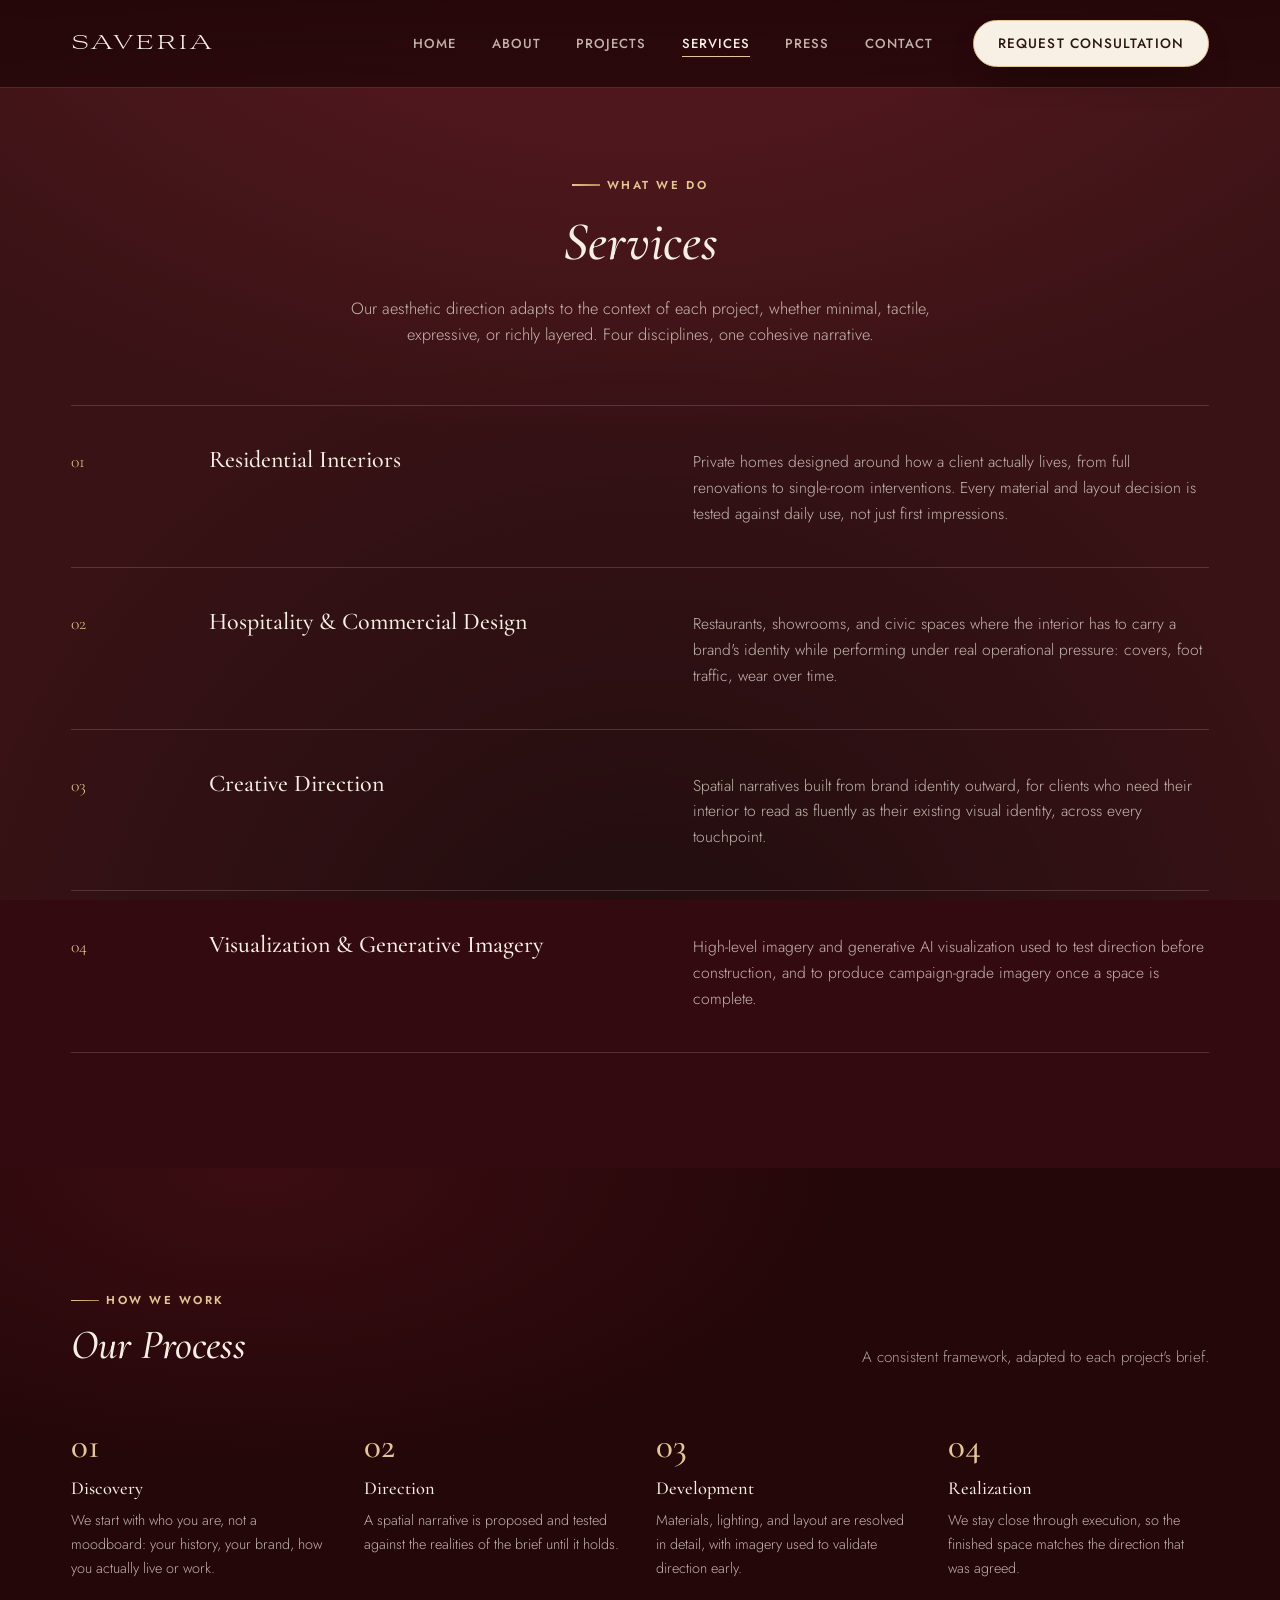
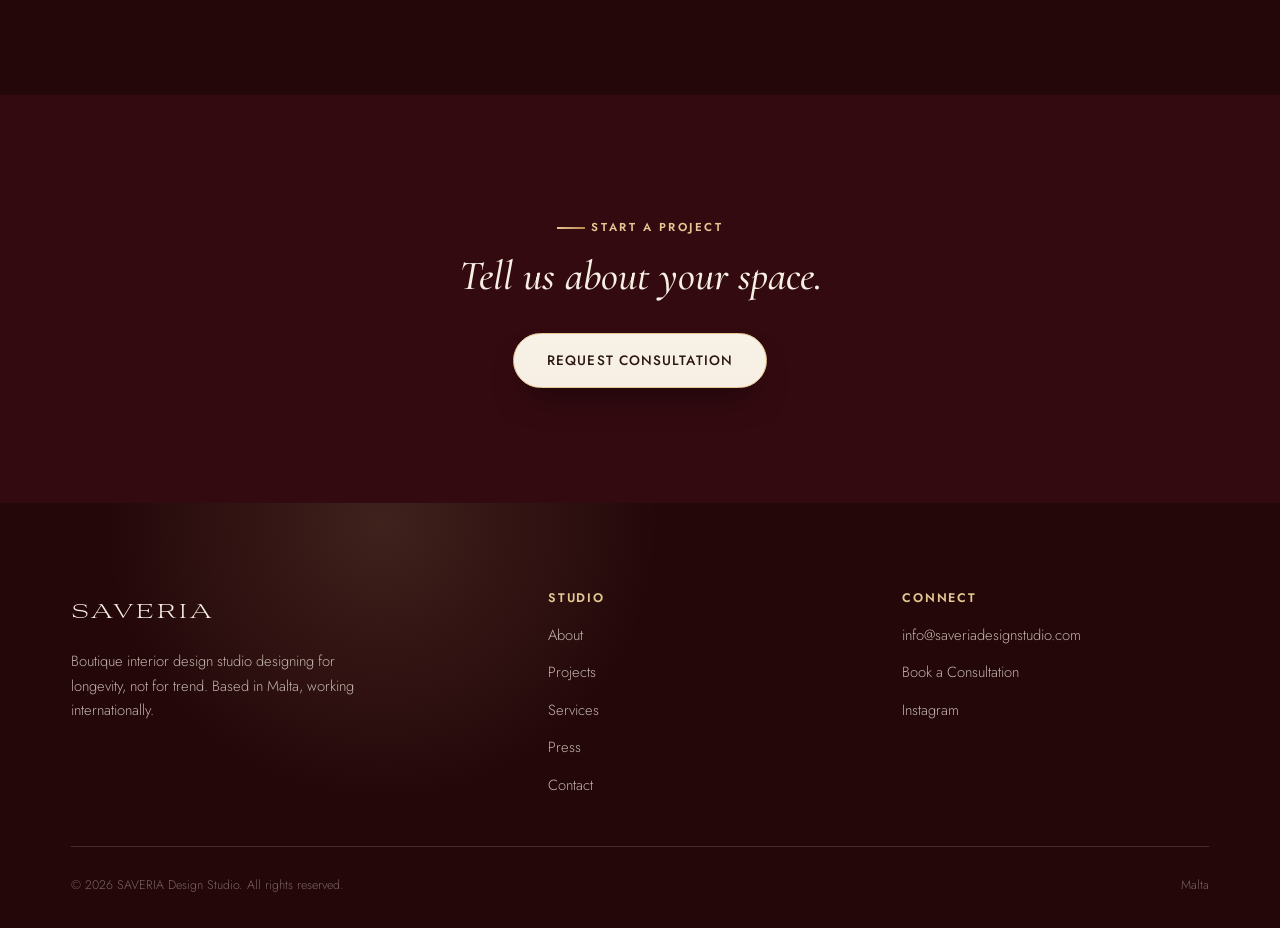
<file: services.html>
<!DOCTYPE html>
<html lang="en">
<head>
<meta charset="UTF-8" />
<meta name="viewport" content="width=device-width, initial-scale=1.0" />
<title>Services · SAVERIA</title>
<meta name="description" content="SAVERIA's services: residential interiors, hospitality & commercial design, creative direction, and visualization & generative imagery." />
<link rel="preconnect" href="https://fonts.googleapis.com">
<link rel="preconnect" href="https://fonts.gstatic.com" crossorigin>
<link href="https://fonts.googleapis.com/css2?family=Cormorant+Garamond:ital,wght@0,400;0,500;0,600;1,400;1,500;1,600&family=Jost:ital,wght@0,300;0,400;0,500;0,600;1,300;1,400&family=Prata&display=swap" rel="stylesheet">
<link rel="stylesheet" href="css/styles.css" />
</head>
<body>

<header class="site-header">
  <div class="site-header__inner">
    <a href="index.html" class="logo">SAVERIA</a>
    <nav class="nav">
      <ul class="nav__links">
        <li><a href="index.html">Home</a></li>
        <li><a href="about.html">About</a></li>
        <li><a href="projects.html">Projects</a></li>
        <li><a href="services.html" class="is-active">Services</a></li>
        <li><a href="press.html">Press</a></li>
        <li><a href="contact.html">Contact</a></li>
      </ul>
      <a href="https://calendly.com/saveriadesignstudio-info/30min" class="btn btn--primary" style="padding:0.7rem 1.5rem;">Request Consultation</a>
      <button class="nav-toggle" aria-label="Open menu">
        <span></span><span></span><span></span>
      </button>
    </nav>
  </div>
</header>

<div class="nav-drawer">
  <div class="nav-drawer__top">
    <span class="logo">SAVERIA</span>
    <button class="nav-drawer__close" aria-label="Close menu">&times;</button>
  </div>
  <ul>
    <li><a href="index.html">Home</a></li>
    <li><a href="about.html">About</a></li>
    <li><a href="projects.html">Projects</a></li>
    <li><a href="services.html">Services</a></li>
    <li><a href="press.html">Press</a></li>
    <li><a href="contact.html">Contact</a></li>
  </ul>
  <a href="https://calendly.com/saveriadesignstudio-info/30min" class="btn btn--primary">Request Consultation</a>
</div>

<main>

  <div class="page-header container">
    <span class="eyebrow" style="justify-content:center;">What We Do</span>
    <h1>Services</h1>
    <p class="page-header__lede">Our aesthetic direction adapts to the context of each project, whether minimal, tactile, expressive, or richly layered. Four disciplines, one cohesive narrative.</p>
  </div>

  <section class="section" style="padding-top:0;">
    <div class="container services-list">

      <div class="service-row">
        <span class="service-row__num">01</span>
        <h3>Residential Interiors</h3>
        <p>Private homes designed around how a client actually lives, from full renovations to single-room interventions. Every material and layout decision is tested against daily use, not just first impressions.</p>
      </div>

      <div class="service-row">
        <span class="service-row__num">02</span>
        <h3>Hospitality &amp; Commercial Design</h3>
        <p>Restaurants, showrooms, and civic spaces where the interior has to carry a brand's identity while performing under real operational pressure: covers, foot traffic, wear over time.</p>
      </div>

      <div class="service-row">
        <span class="service-row__num">03</span>
        <h3>Creative Direction</h3>
        <p>Spatial narratives built from brand identity outward, for clients who need their interior to read as fluently as their existing visual identity, across every touchpoint.</p>
      </div>

      <div class="service-row">
        <span class="service-row__num">04</span>
        <h3>Visualization &amp; Generative Imagery</h3>
        <p>High-level imagery and generative AI visualization used to test direction before construction, and to produce campaign-grade imagery once a space is complete.</p>
      </div>

    </div>
  </section>

  <section class="section section--dark">
    <div class="container">
      <div class="split-heading" style="border:none; margin-bottom: clamp(2.5rem, 5vw, 3.5rem);">
        <div>
          <span class="eyebrow">How We Work</span>
          <h2>Our Process</h2>
        </div>
        <p style="color:rgba(250,246,239,0.65);">A consistent framework, adapted to each project's brief.</p>
      </div>

      <div class="process-grid">
        <div class="process-step">
          <h4>01</h4>
          <h3>Discovery</h3>
          <p>We start with who you are, not a moodboard: your history, your brand, how you actually live or work.</p>
        </div>
        <div class="process-step">
          <h4>02</h4>
          <h3>Direction</h3>
          <p>A spatial narrative is proposed and tested against the realities of the brief until it holds.</p>
        </div>
        <div class="process-step">
          <h4>03</h4>
          <h3>Development</h3>
          <p>Materials, lighting, and layout are resolved in detail, with imagery used to validate direction early.</p>
        </div>
        <div class="process-step">
          <h4>04</h4>
          <h3>Realization</h3>
          <p>We stay close through execution, so the finished space matches the direction that was agreed.</p>
        </div>
      </div>
    </div>
  </section>

  <section class="section" style="text-align:center;">
    <div class="container">
      <span class="eyebrow" style="justify-content:center;">Start a Project</span>
      <h2 style="margin-top:1rem; font-size:clamp(1.8rem, 3.4vw, 2.6rem);">Tell us about your space.</h2>
      <div style="margin-top:2rem;">
        <a href="https://calendly.com/saveriadesignstudio-info/30min" class="btn btn--primary">Request Consultation</a>
      </div>
    </div>
  </section>

</main>

<footer class="site-footer">
  <div class="container">
    <div class="footer-grid">
      <div>
        <span class="logo">SAVERIA</span>
        <p class="footer-tagline">Boutique interior design studio designing for longevity, not for trend. Based in Malta, working internationally.</p>
      </div>
      <div class="footer-col">
        <h4>Studio</h4>
        <ul>
          <li><a href="about.html">About</a></li>
          <li><a href="projects.html">Projects</a></li>
          <li><a href="services.html">Services</a></li>
          <li><a href="press.html">Press</a></li>
          <li><a href="contact.html">Contact</a></li>
        </ul>
      </div>
      <div class="footer-col">
        <h4>Connect</h4>
        <ul>
          <li><a href="mailto:info@saveriadesignstudio.com">info@saveriadesignstudio.com</a></li>
          <li><a href="https://calendly.com/saveriadesignstudio-info/30min">Book a Consultation</a></li>
          <li><a href="https://www.instagram.com/saveriadesignstudio/" target="_blank" rel="noopener">Instagram</a></li>
        </ul>
      </div>
    </div>
    <div class="footer-bottom">
      <span>&copy; 2026 SAVERIA Design Studio. All rights reserved.</span>
      <span>Malta</span>
    </div>
  </div>
</footer>

<script src="js/main.js"></script>
</body>
</html>
</file>
<file: css/styles.css>
/* ============================================================
   SAVERIA — Design System
   ============================================================ */

@font-face {
  font-family: "Aviano Serif";
  src: url("fonts/Aviano-Serif-Light.otf") format("opentype");
  font-weight: 300;
  font-style: normal;
  font-display: swap;
}

:root {
  /* Burgundy is the dominant surface across the site. --bg-0 is the deepest
     (footer, founder block), --bg-1 the base page colour, --bg-2 a slightly
     lifted panel for subtle separation between sections. */
  --bg-0: #240709;
  --bg-1: #330a10;
  --bg-2: #421019;

  --ivory: #f7efe3;
  --ivory-soft: rgba(247, 239, 227, 0.74);
  --ivory-faint: rgba(247, 239, 227, 0.16);
  --paper: #f7f1e6;
  --ink: #2a1512;
  --ink-soft: rgba(42, 21, 18, 0.68);

  --burgundy: #8a1c2c;
  --burgundy-bright: #a4283a;
  --burgundy-deep: #240709;
  --brass: #b6884c;
  --brass-light: #e3c691;
  --line: rgba(247, 239, 227, 0.16);
  --line-paper: rgba(42, 21, 18, 0.14);
  --shadow-soft: 0 35px 70px -25px rgba(0, 0, 0, 0.55);
  --shadow-deep: 0 50px 90px -30px rgba(0, 0, 0, 0.65);

  /* Logo font: your licensed Aviano Serif Light file (css/fonts). Prata is the
     fallback if that file is ever missing. */
  --font-logo: "Aviano Serif", "Prata", serif;
  --font-display: "Cormorant Garamond", "Georgia", serif;
  --font-body: "Jost", -apple-system, BlinkMacSystemFont, sans-serif;

  --noise: url("data:image/svg+xml,%3Csvg xmlns='http://www.w3.org/2000/svg' width='180' height='180'%3E%3Cfilter id='n'%3E%3CfeTurbulence type='fractalNoise' baseFrequency='0.85' numOctaves='2' stitchTiles='stitch'/%3E%3CfeColorMatrix type='matrix' values='0 0 0 0 0.85  0 0 0 0 0.7  0 0 0 0 0.45  0 0 0 0 0.035'/%3E%3C/filter%3E%3Crect width='100%25' height='100%25' filter='url(%23n)'/%3E%3C/svg%3E");

  --container: 1240px;
  --gutter: clamp(1.5rem, 4vw, 4rem);
}

*,
*::before,
*::after {
  box-sizing: border-box;
}

html {
  scroll-behavior: smooth;
}

body {
  margin: 0;
  background-color: var(--bg-1);
  background-image: var(--noise),
    radial-gradient(ellipse 1500px 900px at 50% -12%, rgba(164, 40, 58, 0.32), transparent 62%),
    radial-gradient(circle at 50% 115%, rgba(0, 0, 0, 0.55), transparent 60%);
  background-attachment: fixed;
  color: var(--ivory);
  font-family: var(--font-body);
  font-weight: 300;
  font-size: 16px;
  line-height: 1.65;
  -webkit-font-smoothing: antialiased;
}

img {
  max-width: 100%;
  display: block;
}

a {
  color: inherit;
  text-decoration: none;
}

h1, h2, h3, h4 {
  font-family: var(--font-display);
  font-weight: 500;
  line-height: 1.15;
  margin: 0;
  color: var(--ivory);
}

h1, h2 {
  font-style: italic;
  font-weight: 500;
}

h1 em, h2 em {
  font-style: normal;
  color: var(--brass-light);
}

p {
  margin: 0;
}

.container {
  max-width: var(--container);
  margin: 0 auto;
  padding: 0 var(--gutter);
}

.eyebrow {
  display: inline-flex;
  align-items: center;
  gap: 0.6em;
  font-family: var(--font-body);
  font-size: 0.72rem;
  letter-spacing: 0.22em;
  text-transform: uppercase;
  color: var(--brass-light);
  font-weight: 600;
}

.eyebrow::before {
  content: "";
  width: 28px;
  height: 1.5px;
  background: linear-gradient(90deg, var(--brass-light), var(--brass));
}

.section {
  padding: clamp(4rem, 9vw, 7.5rem) 0;
}

.section--tight {
  padding: clamp(2.5rem, 6vw, 4.5rem) 0;
}

.section--dark {
  background-color: var(--bg-0);
  background-image: radial-gradient(ellipse 1000px 500px at 20% 0%, rgba(164, 40, 58, 0.18), transparent 60%);
  color: var(--ivory-soft);
}

.section--dark h1,
.section--dark h2,
.section--dark h3,
.section--dark h4 {
  color: var(--ivory);
}

.section--tint {
  background-color: var(--bg-2);
  background-image: radial-gradient(ellipse 900px 500px at 50% 0%, rgba(227, 198, 145, 0.06), transparent 65%);
}

/* ---------- Buttons ---------- */

.btn {
  display: inline-flex;
  align-items: center;
  gap: 0.6rem;
  padding: 0.95rem 2.1rem;
  border: 1px solid var(--line);
  border-radius: 999px;
  font-family: var(--font-body);
  font-size: 0.85rem;
  letter-spacing: 0.08em;
  text-transform: uppercase;
  font-weight: 500;
  cursor: pointer;
  background: transparent;
  color: var(--ivory);
  transition: background 0.3s ease, color 0.3s ease, border-color 0.3s ease, box-shadow 0.3s ease;
}

.btn:hover {
  background: var(--ivory);
  color: var(--burgundy-deep);
  border-color: var(--ivory);
  box-shadow: var(--shadow-soft);
}

.btn--primary {
  background: linear-gradient(180deg, var(--paper), var(--ivory));
  border-color: var(--brass-light);
  color: var(--ink);
  box-shadow: 0 18px 34px -16px rgba(0, 0, 0, 0.6);
}

.btn--primary:hover {
  background: var(--brass-light);
  border-color: var(--brass-light);
  color: var(--burgundy-deep);
  box-shadow: 0 20px 38px -14px rgba(0, 0, 0, 0.65);
}

.btn--on-dark {
  border-color: var(--line);
  color: var(--ivory);
}

.btn--on-dark:hover {
  background: var(--ivory);
  color: var(--burgundy-deep);
  border-color: var(--ivory);
  box-shadow: var(--shadow-soft);
}

/* ============================================================
   Header
   ============================================================ */

.site-header {
  position: sticky;
  top: 0;
  z-index: 100;
  background: linear-gradient(180deg, rgba(36, 7, 9, 0.94), rgba(36, 7, 9, 0.86));
  backdrop-filter: blur(10px);
  border-bottom: 1px solid var(--line);
}

.site-header__inner {
  display: flex;
  align-items: center;
  justify-content: space-between;
  padding: 1.25rem var(--gutter);
  max-width: var(--container);
  margin: 0 auto;
}

.logo {
  font-family: var(--font-logo);
  font-size: 1.6rem;
  letter-spacing: 0.08em;
  font-weight: 300;
  font-style: normal;
  color: var(--ivory);
}

.nav {
  display: flex;
  align-items: center;
  gap: 2.5rem;
}

.nav__links {
  display: flex;
  gap: 2.2rem;
  list-style: none;
  margin: 0;
  padding: 0;
}

.nav__links a {
  font-size: 0.82rem;
  letter-spacing: 0.08em;
  text-transform: uppercase;
  font-weight: 500;
  position: relative;
  padding-bottom: 4px;
  color: var(--ivory-soft);
}

.nav__links a::after {
  content: "";
  position: absolute;
  left: 0;
  right: 100%;
  bottom: 0;
  height: 1px;
  background: var(--brass-light);
  transition: right 0.25s ease;
}

.nav__links a:hover,
.nav__links a.is-active {
  color: var(--ivory);
}

.nav__links a:hover::after,
.nav__links a.is-active::after {
  right: 0;
}

.nav-toggle {
  display: none;
  flex-direction: column;
  gap: 5px;
  background: none;
  border: none;
  cursor: pointer;
  padding: 8px;
}

.nav-toggle span {
  width: 22px;
  height: 1.5px;
  background: var(--ivory);
  transition: transform 0.25s ease, opacity 0.25s ease;
}

/* ============================================================
   Footer
   ============================================================ */

.site-footer {
  position: relative;
  overflow: hidden;
  background: var(--bg-0);
  color: var(--ivory-soft);
  padding: clamp(3.5rem, 7vw, 5.5rem) 0 2rem;
}

.site-footer::before {
  content: "";
  position: absolute;
  top: -260px;
  left: 8%;
  width: 560px;
  height: 560px;
  background: radial-gradient(circle, rgba(227, 198, 145, 0.14), transparent 70%);
  pointer-events: none;
}

.site-footer .container {
  position: relative;
}

.footer-grid {
  display: grid;
  grid-template-columns: 1.4fr 1fr 1fr;
  gap: 3rem;
  padding-bottom: 3rem;
  border-bottom: 1px solid var(--line);
}

.footer-grid .logo {
  color: var(--ivory);
}

.footer-tagline {
  margin-top: 1rem;
  max-width: 320px;
  color: var(--ivory-soft);
  font-size: 0.92rem;
}

.footer-col h4 {
  font-family: var(--font-body);
  font-size: 0.78rem;
  letter-spacing: 0.14em;
  text-transform: uppercase;
  color: var(--brass-light);
  margin-bottom: 1rem;
  font-weight: 600;
}

.footer-col ul {
  list-style: none;
  margin: 0;
  padding: 0;
  display: flex;
  flex-direction: column;
  gap: 0.7rem;
}

.footer-col a {
  font-size: 0.92rem;
  color: var(--ivory-soft);
  transition: color 0.2s ease;
}

.footer-col a:hover {
  color: var(--brass-light);
}

.footer-bottom {
  display: flex;
  justify-content: space-between;
  align-items: center;
  padding-top: 1.75rem;
  font-size: 0.78rem;
  color: rgba(247, 239, 227, 0.4);
  flex-wrap: wrap;
  gap: 0.75rem;
}

/* ============================================================
   Hero
   ============================================================ */

.hero {
  padding: clamp(3.5rem, 8vw, 6rem) 0 clamp(3rem, 6vw, 5rem);
}

.hero__grid {
  display: grid;
  grid-template-columns: 1fr 1fr;
  gap: clamp(2rem, 5vw, 4.5rem);
  align-items: center;
}

.hero__media {
  order: 1;
}

.hero__copy {
  order: 2;
}

.hero h1 {
  font-size: clamp(2.4rem, 4.2vw, 3.6rem);
  margin: 1.1rem 0 1.6rem;
}

.hero__lede {
  font-size: 1.05rem;
  color: var(--ivory-soft);
  max-width: 480px;
  margin-bottom: 2.2rem;
}

.hero__lede em {
  font-style: italic;
  color: var(--brass-light);
}

/* ============================================================
   Media frames — real photography, with a placeholder mode
   (gradient block) as a fallback for slots not yet shot.
   ============================================================ */

.ph {
  position: relative;
  overflow: hidden;
  border-radius: 6px;
  background: linear-gradient(155deg, var(--burgundy-bright) 0%, var(--burgundy) 45%, #4a0f18 78%, var(--burgundy-deep) 100%);
  box-shadow: var(--shadow-deep);
  display: flex;
  align-items: flex-end;
  color: var(--ivory);
  isolation: isolate;
}

.ph::before {
  content: "";
  position: absolute;
  inset: 0;
  background-image: radial-gradient(circle at 25% 15%, rgba(227, 198, 145, 0.3), transparent 45%),
    repeating-linear-gradient(120deg, rgba(250, 246, 239, 0.05) 0px, rgba(250, 246, 239, 0.05) 1px, transparent 1px, transparent 90px);
  z-index: 0;
}

.ph::after {
  content: "";
  position: absolute;
  inset: 12px;
  border: 1px solid rgba(227, 198, 145, 0.28);
  pointer-events: none;
  z-index: 1;
}

.ph__label {
  position: absolute;
  left: 0;
  bottom: 0;
  z-index: 2;
  padding: 1.5rem;
  font-family: var(--font-display);
  font-style: italic;
  font-size: 1.15rem;
  letter-spacing: 0.01em;
  line-height: 1.3;
}

.ph__label span {
  display: block;
  font-family: var(--font-body);
  font-size: 0.68rem;
  letter-spacing: 0.18em;
  text-transform: uppercase;
  color: var(--brass-light);
  margin-bottom: 0.5rem;
}

/* Real photo variant: drop the synthetic texture, keep the gold framing
   line, and turn the label into a frosted caption chip over the image. */
.ph--photo {
  background: var(--bg-0);
}

.ph--photo::before {
  display: none;
}

.ph--photo img {
  position: absolute;
  inset: 0;
  width: 100%;
  height: 100%;
  object-fit: cover;
  z-index: 0;
}

.ph--photo .ph__label {
  background: rgba(20, 5, 7, 0.55);
  backdrop-filter: blur(6px);
  border-radius: 4px;
  margin: 1rem;
  padding: 0.85rem 1.1rem;
  font-size: 1rem;
}

/* Natural variant: full frame, no crop. The box takes whatever height the
   image's own aspect ratio gives it at the column width, instead of being
   forced into a fixed ratio and cropped with object-fit: cover. */
.ph--natural {
  aspect-ratio: auto;
}

.ph--natural img {
  position: static;
  display: block;
  width: 100%;
  height: auto;
}

.ph--hero {
  aspect-ratio: 4 / 5;
  border-radius: 10px;
}

.ph--wide {
  aspect-ratio: 16 / 9;
}

.ph--square {
  aspect-ratio: 1 / 1;
}

.ph--tall {
  aspect-ratio: 3 / 4;
}

.ph--portrait {
  aspect-ratio: 4 / 5;
  border-radius: 10px;
}

/* ============================================================
   Intro statement block
   ============================================================ */

.statement {
  text-align: center;
  max-width: 820px;
  margin: 0 auto;
}

.statement h2 {
  font-size: clamp(1.6rem, 3vw, 2.3rem);
  font-weight: 400;
  font-style: italic;
  color: var(--ivory-soft);
}

.statement h2 em {
  font-style: normal;
  color: var(--brass-light);
}

/* ============================================================
   Project grid & cards
   ============================================================ */

.project-grid {
  display: grid;
  grid-template-columns: repeat(2, 1fr);
  gap: clamp(1.5rem, 3vw, 2.5rem);
}

.project-card {
  display: block;
}

.project-card__media {
  margin-bottom: 1.1rem;
  transition: transform 0.4s ease;
}

.project-card:hover .project-card__media {
  transform: translateY(-4px);
}

.project-card__meta {
  display: flex;
  justify-content: space-between;
  align-items: baseline;
  gap: 1rem;
}

.project-card__meta h3 {
  font-size: 1.3rem;
}

.project-card__tag {
  font-size: 0.72rem;
  letter-spacing: 0.1em;
  text-transform: uppercase;
  color: var(--brass-light);
  white-space: nowrap;
  font-weight: 600;
}

.project-card__excerpt {
  margin-top: 0.5rem;
  color: var(--ivory-soft);
  font-size: 0.92rem;
  max-width: 46ch;
}

/* Featured (home) variant: asymmetric */
.project-grid--home {
  grid-template-columns: repeat(4, 1fr);
  grid-auto-rows: auto;
}

.project-grid--home .project-card:nth-child(1) {
  grid-column: span 2;
  grid-row: span 2;
}
.project-grid--home .project-card:nth-child(1) .ph {
  aspect-ratio: 1 / 1.05;
}
.project-grid--home .project-card:nth-child(2) {
  grid-column: span 2;
}
.project-grid--home .project-card:nth-child(3) {
  grid-column: span 2;
}
.project-grid--home .project-card:nth-child(4) {
  grid-column: span 2;
}

/* ============================================================
   Project detail page
   ============================================================ */

.project-hero {
  padding-top: clamp(2rem, 5vw, 3rem);
}

.project-hero__head {
  max-width: 760px;
  margin-bottom: 2.5rem;
}

.project-hero__head h1 {
  font-size: clamp(2.1rem, 4vw, 3.1rem);
  margin-top: 0.9rem;
}

.project-meta-row {
  display: flex;
  gap: clamp(1.5rem, 4vw, 3.5rem);
  flex-wrap: wrap;
  margin-top: 2.75rem;
  padding-top: 2rem;
  border-top: 1px solid var(--line);
}

.project-meta-row div h4 {
  font-family: var(--font-body);
  font-size: 0.7rem;
  letter-spacing: 0.14em;
  text-transform: uppercase;
  color: var(--brass-light);
  margin-bottom: 0.4rem;
  font-weight: 600;
}

.project-meta-row div p {
  font-size: 0.95rem;
  color: var(--ivory-soft);
}

.project-narrative {
  max-width: 700px;
  margin: 0 auto;
  font-size: 1.05rem;
  color: var(--ivory-soft);
}

.project-narrative p + p {
  margin-top: 1.4rem;
}

/* Masonry: each image keeps its own natural aspect ratio (no crop), so a
   fixed-row grid would leave gaps. CSS columns let heights vary freely. */
.project-gallery {
  columns: 2;
  column-gap: clamp(1rem, 2.5vw, 1.75rem);
}

.project-gallery .ph {
  break-inside: avoid;
  margin-bottom: clamp(1rem, 2.5vw, 1.75rem);
}

.compare-grid {
  display: grid;
  grid-template-columns: 1fr 1fr;
  gap: clamp(1rem, 2.5vw, 1.75rem);
  margin-bottom: clamp(2rem, 5vw, 3rem);
}

.project-nav {
  display: flex;
  justify-content: space-between;
  align-items: center;
  padding-top: 2.5rem;
  border-top: 1px solid var(--line);
}

.project-nav a {
  font-size: 0.82rem;
  letter-spacing: 0.08em;
  text-transform: uppercase;
  font-weight: 600;
  color: var(--brass-light);
  transition: color 0.2s ease;
}

.project-nav a:hover {
  color: var(--ivory);
}

/* ============================================================
   About page
   ============================================================ */

.about-grid {
  display: grid;
  grid-template-columns: 0.85fr 1fr;
  gap: clamp(2.5rem, 6vw, 5rem);
  align-items: start;
}

.about-copy p {
  color: var(--ivory-soft);
  font-size: 1.02rem;
}

.about-copy p + p {
  margin-top: 1.3rem;
}

.pull-quote {
  font-family: var(--font-display);
  font-style: italic;
  font-size: 1.4rem;
  color: var(--brass-light);
  margin: 2rem 0;
  line-height: 1.4;
}

.founder-block {
  display: grid;
  grid-template-columns: 0.75fr 1fr;
  gap: clamp(2rem, 5vw, 4rem);
  align-items: center;
}

/* ============================================================
   Services page
   ============================================================ */

.services-list {
  display: flex;
  flex-direction: column;
}

.service-row {
  display: grid;
  grid-template-columns: 90px 1.1fr 1.3fr;
  gap: clamp(1.5rem, 4vw, 3rem);
  padding: 2.5rem 0;
  border-top: 1px solid var(--line);
  align-items: baseline;
}

.services-list .service-row:last-child {
  border-bottom: 1px solid var(--line);
}

.service-row__num {
  font-family: var(--font-display);
  font-size: 1.1rem;
  color: var(--brass-light);
}

.service-row h3 {
  font-size: 1.5rem;
}

.service-row p {
  color: var(--ivory-soft);
  font-size: 0.98rem;
}

.process-grid {
  display: grid;
  grid-template-columns: repeat(4, 1fr);
  gap: 2rem;
}

.process-step h4 {
  font-family: var(--font-display);
  font-size: 2.2rem;
  color: var(--brass-light);
  margin-bottom: 0.75rem;
}

.process-step h3 {
  font-size: 1.15rem;
  margin-bottom: 0.6rem;
  color: var(--ivory);
}

.process-step p {
  font-size: 0.9rem;
  color: var(--ivory-soft);
}

/* ============================================================
   Contact page
   ============================================================ */

.contact-grid {
  display: grid;
  grid-template-columns: 1fr 1.2fr;
  gap: clamp(2.5rem, 6vw, 5rem);
  align-items: start;
}

.contact-info h4 {
  font-family: var(--font-body);
  font-size: 0.72rem;
  letter-spacing: 0.14em;
  text-transform: uppercase;
  color: var(--brass-light);
  margin-bottom: 0.5rem;
  font-weight: 600;
}

.contact-info .contact-block + .contact-block {
  margin-top: 2rem;
}

.contact-info a.contact-value,
.contact-info p.contact-value {
  font-size: 1.15rem;
  font-family: var(--font-display);
  color: var(--ivory);
}

/* Contact form sits on a warm paper card — deliberate contrast against the
   burgundy field, like a printed invitation. */
.paper-card {
  background: var(--paper);
  border-radius: 16px;
  padding: clamp(2rem, 4vw, 3rem);
  box-shadow: var(--shadow-deep);
}

.paper-card .field input,
.paper-card .field textarea,
.paper-card .field select {
  color: var(--ink);
  border-bottom-color: var(--line-paper);
}

.paper-card .field label {
  color: var(--ink-soft);
}

.paper-card .form-note {
  color: var(--ink-soft);
}

.paper-card .btn--primary {
  background: var(--burgundy);
  border-color: var(--burgundy);
  color: var(--ivory);
}

.paper-card .btn--primary:hover {
  background: var(--burgundy-deep);
  border-color: var(--burgundy-deep);
  color: var(--ivory);
}

.form-row {
  display: grid;
  grid-template-columns: 1fr 1fr;
  gap: 1.25rem;
  margin-bottom: 1.25rem;
}

.field {
  display: flex;
  flex-direction: column;
  gap: 0.5rem;
  margin-bottom: 1.25rem;
}

.field label {
  font-size: 0.75rem;
  letter-spacing: 0.08em;
  text-transform: uppercase;
  color: var(--ivory-soft);
  font-weight: 600;
}

.field input,
.field textarea,
.field select {
  border: none;
  border-bottom: 1px solid var(--line);
  background: transparent;
  padding: 0.7rem 0.2rem;
  font-family: var(--font-body);
  font-weight: 400;
  font-size: 1rem;
  color: var(--ivory);
  outline: none;
  transition: border-color 0.2s ease;
}

.field input:focus,
.field textarea:focus,
.field select:focus {
  border-color: var(--brass);
}

.field textarea {
  resize: vertical;
  min-height: 110px;
}

.form-note {
  margin-top: 1rem;
  font-size: 0.82rem;
  color: var(--ivory-soft);
}

/* ============================================================
   Utility layouts
   ============================================================ */

.two-col {
  display: grid;
  grid-template-columns: 1fr 1fr;
  gap: clamp(2rem, 5vw, 4rem);
  align-items: center;
}

.split-heading {
  display: flex;
  justify-content: space-between;
  align-items: flex-end;
  gap: 2rem;
  margin-bottom: clamp(2.5rem, 5vw, 3.5rem);
  flex-wrap: wrap;
}

.split-heading h2 {
  font-size: clamp(1.8rem, 3.4vw, 2.6rem);
  margin-top: 0.75rem;
}

.split-heading p {
  max-width: 380px;
  color: var(--ivory-soft);
  font-size: 0.95rem;
}

.page-header {
  padding: clamp(3rem, 7vw, 5rem) 0 clamp(2.5rem, 5vw, 3.5rem);
  text-align: center;
}

.page-header h1 {
  font-size: clamp(2.2rem, 4.5vw, 3.4rem);
  margin-top: 1rem;
}

.page-header__lede {
  max-width: 620px;
  margin: 1.4rem auto 0;
  color: var(--ivory-soft);
  font-size: 1.02rem;
}

/* ============================================================
   Responsive
   ============================================================ */

@media (max-width: 900px) {
  .nav__links {
    display: none;
  }
  .nav > a.btn {
    display: none;
  }
  .nav-toggle {
    display: flex;
  }

  .hero__grid,
  .about-grid,
  .founder-block,
  .two-col,
  .contact-grid {
    grid-template-columns: 1fr;
  }

  .hero__media {
    order: -1;
  }

  .footer-grid {
    grid-template-columns: 1fr;
    gap: 2rem;
  }

  .project-grid,
  .project-grid--home {
    grid-template-columns: 1fr;
  }
  .project-grid--home .project-card {
    grid-column: span 1 !important;
    grid-row: span 1 !important;
  }
  .project-grid--home .project-card:nth-child(1) .ph {
    aspect-ratio: 4/5;
  }

  .project-gallery {
    columns: 1;
  }
  .compare-grid {
    grid-template-columns: 1fr;
  }

  .service-row {
    grid-template-columns: 1fr;
    gap: 0.75rem;
  }

  .process-grid {
    grid-template-columns: repeat(2, 1fr);
  }

  .form-row {
    grid-template-columns: 1fr;
    gap: 0;
  }
}

@media (max-width: 560px) {
  .process-grid {
    grid-template-columns: 1fr;
  }
  .footer-bottom {
    flex-direction: column;
    align-items: flex-start;
  }
}

/* ---------- Mobile nav drawer ---------- */

.nav-drawer {
  position: fixed;
  inset: 0;
  background: var(--bg-0);
  z-index: 200;
  display: flex;
  flex-direction: column;
  padding: var(--gutter);
  transform: translateY(-100%);
  transition: transform 0.35s ease;
}

.nav-drawer.is-open {
  transform: translateY(0);
}

.nav-drawer__top {
  display: flex;
  justify-content: space-between;
  align-items: center;
  margin-bottom: 3rem;
}

.nav-drawer__close {
  background: none;
  border: none;
  font-size: 1.6rem;
  cursor: pointer;
  color: var(--ivory);
}

.nav-drawer ul {
  list-style: none;
  margin: 0;
  padding: 0;
  display: flex;
  flex-direction: column;
  gap: 1.75rem;
}

.nav-drawer a {
  font-family: var(--font-display);
  font-style: italic;
  font-size: 2rem;
  color: var(--ivory);
}

.nav-drawer .btn {
  margin-top: 2.5rem;
  align-self: flex-start;
  font-family: var(--font-body);
  font-style: normal;
  font-size: 0.85rem;
  color: var(--ink);
}

/* ============================================================
   Press
   ============================================================ */

.press-card {
  position: relative;
  overflow: hidden;
  isolation: isolate;
  border-radius: 10px;
  padding: clamp(2.5rem, 6vw, 5rem);
  background: radial-gradient(ellipse 90% 110% at 18% 10%, var(--burgundy-bright) 0%, var(--burgundy) 36%, #4a0f18 68%, var(--burgundy-deep) 100%);
  box-shadow: var(--shadow-deep);
  color: var(--ivory);
}

.press-card::after {
  content: "";
  position: absolute;
  inset: 14px;
  border: 1px solid rgba(227, 198, 145, 0.28);
  border-radius: 4px;
  pointer-events: none;
}

.press-card {
  display: grid;
  grid-template-columns: minmax(0, 1fr) minmax(0, 0.62fr);
  gap: clamp(2rem, 5vw, 4rem);
  align-items: center;
}

.press-card__image {
  margin: 0;
  border-radius: 4px;
  box-shadow: 0 30px 60px -28px rgba(0, 0, 0, 0.75);
}

.press-card__image::after {
  inset: 8px;
}

@media (max-width: 900px) {
  .press-card {
    grid-template-columns: 1fr;
  }
  .press-card__image {
    order: -1;
  }
}

.press-card__meta {
  display: flex;
  flex-wrap: wrap;
  align-items: center;
  gap: 0.9rem;
  font-size: 0.72rem;
  letter-spacing: 0.22em;
  text-transform: uppercase;
  font-weight: 600;
  color: var(--brass-light);
}

.press-card__meta span + span::before {
  content: "";
  display: inline-block;
  width: 28px;
  height: 1px;
  margin-right: 0.9rem;
  vertical-align: middle;
  background: linear-gradient(90deg, var(--brass-light), var(--brass));
}

.press-card__quote {
  margin: clamp(1.75rem, 4vw, 3rem) 0 0;
  max-width: 22ch;
  font-family: var(--font-display);
  font-style: italic;
  font-weight: 500;
  font-size: clamp(2.1rem, 4.8vw, 3.8rem);
  line-height: 1.1;
  color: var(--ivory);
}

.press-card__headline {
  margin-top: 1.5rem;
  max-width: 46ch;
  font-size: 1.1rem;
  color: var(--ivory-soft);
}

.press-card__byline {
  margin-top: 0.9rem;
  font-size: 0.78rem;
  letter-spacing: 0.14em;
  text-transform: uppercase;
  color: rgba(247, 239, 227, 0.55);
}

.press-card__actions {
  display: flex;
  flex-wrap: wrap;
  gap: 1rem;
  margin-top: clamp(1.75rem, 4vw, 2.75rem);
}

.press-note {
  margin-top: 2.25rem;
  text-align: center;
  font-size: 0.9rem;
  color: var(--ivory-soft);
}

.press-note a {
  color: var(--brass-light);
  border-bottom: 1px solid rgba(227, 198, 145, 0.4);
  transition: color 0.2s ease, border-color 0.2s ease;
}

.press-note a:hover {
  color: var(--ivory);
  border-color: var(--ivory);
}

/* Six nav links plus the CTA no longer fit side by side between 900px and
   about 1100px (iPad landscape included), so use the menu button there. */
@media (max-width: 1100px) {
  .nav__links {
    display: none;
  }
  .nav > a.btn {
    display: none;
  }
  .nav-toggle {
    display: flex;
  }
}
</file>
